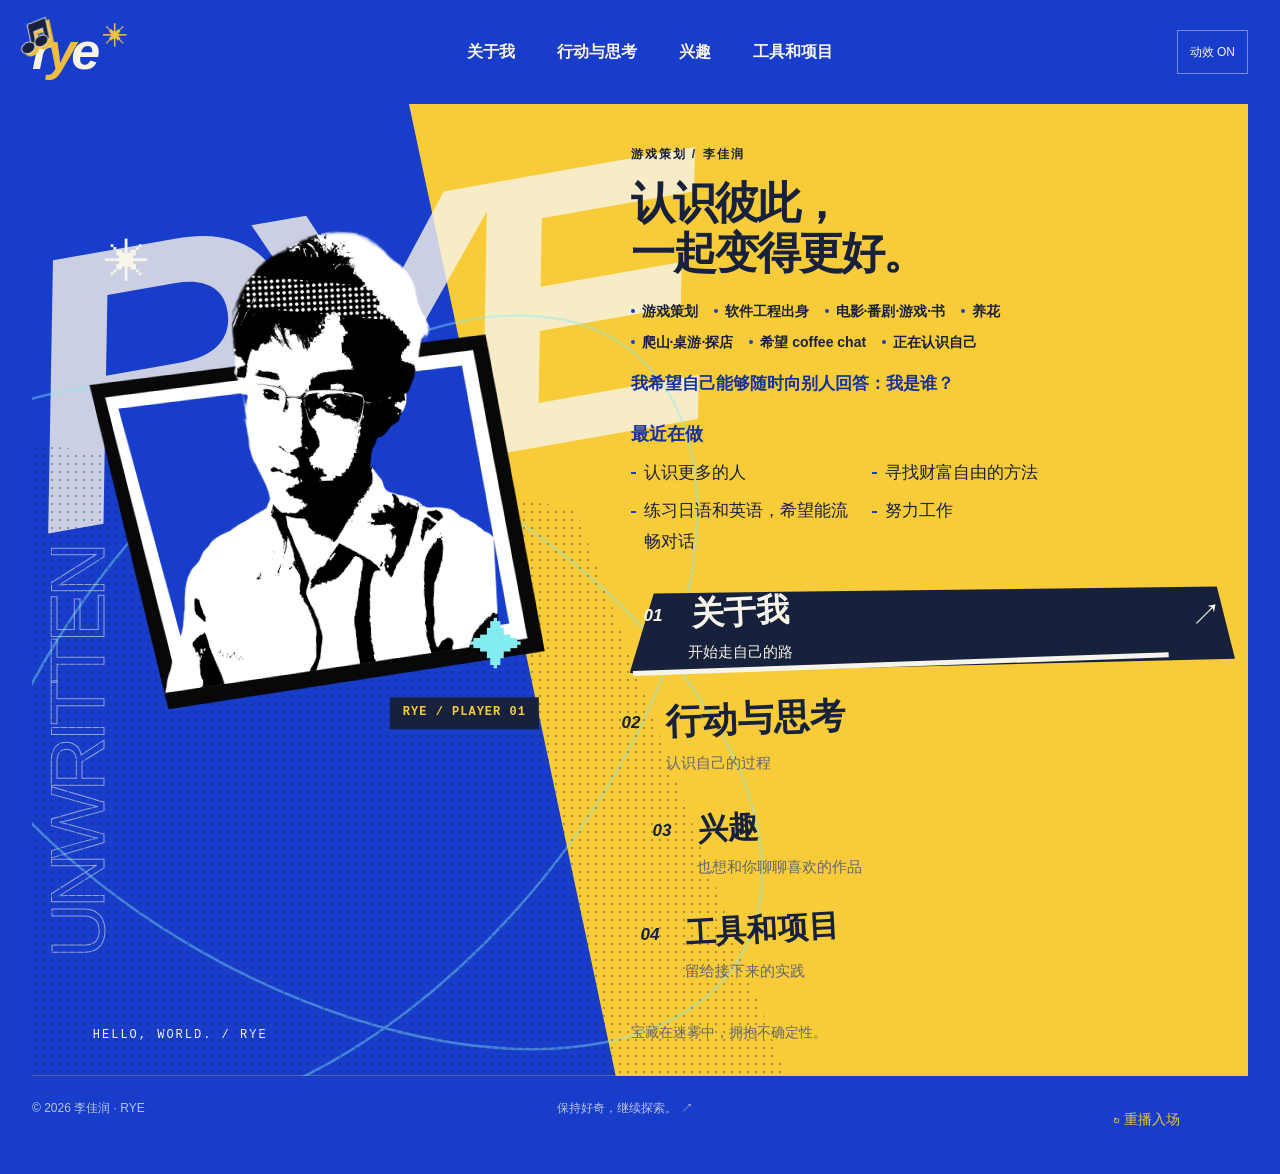
<file: index.html>
<!DOCTYPE html>
<html lang="zh-CN">
<head>
  <meta charset="UTF-8" />
  <meta name="viewport" content="width=device-width, initial-scale=1.0" />
  <meta name="theme-color" content="#183dcb" />
  <title>李佳润 · Rye — 游戏策划与生活探索</title>
  <meta name="description" content="我是李佳润，Rye，一名游戏策划。这里记录我的入行经历、行动与思考，以及喜欢的故事和音乐。认识彼此，一起变得更好。" />
  <link rel="stylesheet" href="css/style.css?v=game-1" />
  <script src="js/main.js?v=smooth-motion-20261122" defer></script>
  <link rel="stylesheet" href="css/game-ui.css?v=home-now-20261122" />
  <script src="js/game-ui.js?v=latest-design-20261122" defer></script>
</head>
<body class="game-shell">
  <a class="skip-link" href="#main">跳到正文</a>
  <div class="site-shell">
    <header class="site-header">
      <a class="brand" href="#menu" aria-label="Rye，返回主菜单">r<span class="brand-y">y</span>e<span class="brand-star" aria-hidden="true">✳</span></a>
      <nav class="navigation" aria-label="主要导航"><a href="#about" class="nav-link">关于我</a><a href="#action" class="nav-link">行动与思考</a><a href="#life" class="nav-link">兴趣</a><a href="#shares" class="nav-link">工具和项目</a></nav><button class="motion-toggle" type="button" aria-pressed="true">动效 ON</button>
      <span class="header-note">A LITTLE WORLD<br />BY RYE</span>
    </header>

    <main id="main" tabindex="-1">
<section class="panel menu-panel is-active" id="menu" aria-labelledby="menu-title">
 <div class="menu-art" aria-hidden="true">
  <span class="menu-word">RYE</span><span class="menu-outline-word">UNWRITTEN</span>
  <svg class="menu-orbits" viewBox="0 0 620 620"><ellipse cx="310" cy="310" rx="285" ry="160" transform="rotate(-40 310 310)"/><ellipse cx="310" cy="310" rx="285" ry="160" transform="rotate(40 310 310)"/></svg>
  <div class="menu-portrait"><img src="review/p5-tutorial-2026-11-21/p5-portrait-blue-transparent.png" width="1200" height="1200" alt="" fetchpriority="high" decoding="async" draggable="false"><span class="portrait-stamp">RYE / PLAYER 01</span></div>
  <span class="art-caption">HELLO, WORLD. / RYE</span><span class="art-corner">✳</span><span class="art-spark">✦</span>
 </div>
 <div class="menu-content"><p class="eyebrow">游戏策划 / 李佳润</p><h1 id="menu-title" tabindex="-1">认识彼此，<br>一起变得更好。</h1>
  <ul class="identity-tags" aria-label="个人标签"><li>游戏策划</li><li>软件工程出身</li><li>电影·番剧·游戏·书</li><li>养花</li><li>爬山·桌游·探店</li><li>希望 coffee chat</li><li>正在认识自己</li></ul>
  <p class="identity-statement">我希望自己能够随时向别人回答：<span>我是谁？</span></p>
  <section class="home-now" aria-labelledby="home-now-title"><h2 id="home-now-title">最近在做</h2><ul><li>认识更多的人</li><li>寻找财富自由的方法</li><li>练习日语和英语，希望能流畅对话</li><li>努力工作</li></ul></section>
  <nav class="main-choices" aria-label="从这里开始"><a href="#about"><span>01</span><strong>关于我</strong><i aria-hidden="true">↗</i><small>开始走自己的路</small></a><a href="#action"><span>02</span><strong>行动与思考</strong><i aria-hidden="true">↗</i><small>认识自己的过程</small></a><a href="#life"><span>03</span><strong>兴趣</strong><i aria-hidden="true">↗</i><small>也想和你聊聊喜欢的作品</small></a><a href="#shares"><span>04</span><strong>工具和项目</strong><i aria-hidden="true">↗</i><small>留给接下来的实践</small></a></nav><p class="menu-foot">宝藏在迷雾中，拥抱不确定性。</p></div>
 </section>
      <section class="panel home-panel" id="about" aria-labelledby="home-title" hidden>
        <a class="page-return" href="#menu"><span class="return-mark" aria-hidden="true">←</span><span>返回主菜单</span></a><div class="page-heading about-heading"><p class="eyebrow">01 / ABOUT ME</p><h1 id="home-title" tabindex="-1">一些关于我的事</h1><p>李佳润 · Rye / 游戏策划</p></div>
        <div class="home-stories" id="stories">
          <div class="section-overline"><span>一些关于我的事</span><span>GET TO KNOW ME</span></div>
          <article class="intro-row">
            <div class="intro-number" aria-hidden="true">01<span>START</span></div>
            <div class="intro-copy">
              <h2>开始走自己的路</h2>
              <p>双非本科，读着并不热衷的软件工程，也担心未来的工作会被 AI 替代。后来，我开始改变<a class="keyword" href="#action/cognition">认知<span aria-hidden="true">↗</span></a>和<a class="keyword" href="#action/environment">环境<span aria-hidden="true">↗</span></a>，朝游戏策划的方向行动，拿到了实习机会，如今已经转正。</p>
            </div>
          </article>
          <article class="intro-row">
            <div class="intro-number" aria-hidden="true">02<span>EXPLORE</span></div>
            <div class="intro-copy">
              <h2>重新认识自己<small>Know Yourself</small></h2>
              <p>我是真的不喜欢，还是还没试过？为了重新找回幸福感，我开始走出去，认识不同的人，也重新探索自己想住的<a class="keyword" href="#action/home">房子<span aria-hidden="true">↗</span></a>、想做的<a class="keyword" href="#action/work">工作<span aria-hidden="true">↗</span></a>和期待的<a class="keyword" href="#action/relationship">恋爱关系<span aria-hidden="true">↗</span></a>。有些答案，我想在生活里慢慢找到。</p>
            </div>
          </article>
          <article class="intro-row">
            <div class="intro-number" aria-hidden="true">03<span>CONNECT</span></div>
            <div class="intro-copy">
              <h2>也想和你聊聊喜欢的作品</h2>
              <p>电影、番剧、音乐、游戏和书，占据了我不少空闲时间。如果你也喜欢其中的某部作品，我们或许就有了聊天的开场。</p>
              <div class="text-links"><a href="#life">看看我的兴趣 <span aria-hidden="true">↗</span></a><a href="#music">去音乐大厅 <span aria-hidden="true">↗</span></a></div>
            </div>
          </article>
          <div class="stories-bottom"><span class="tiny-star" aria-hidden="true">✳</span><p>宝藏在迷雾中，拥抱不确定性。</p><span aria-hidden="true">↗</span></div>
        </div>
      </section>

      <section class="panel reading-panel" id="action" aria-labelledby="action-title" hidden>
        <a class="page-return action-menu-return" href="#menu"><span class="return-mark" aria-hidden="true">←</span><span>返回主菜单</span></a><div class="page-heading" data-action-heading><p class="eyebrow">02 / KNOW YOURSELF</p><h1 id="action-title" tabindex="-1">行动与思考<span>↗</span></h1><p>认识自己的过程。</p></div>
        <div class="topic-stage"><nav class="topic-directory" aria-label="选择阅读主题">
          <a href="#action/cognition" data-topic-preview="0"><svg viewBox="0 0 100 100" fill="none" stroke="currentColor" stroke-width="5" stroke-linecap="square" aria-hidden="true"><path d="M20 78V48L48 20m-28 28h42m-14-28h20v20M62 48h18v30"/></svg><span class="topic-number">01</span><span><strong>认知</strong><span>有些机会，开始尝试以后才看得见。</span></span><span aria-hidden="true">↗</span></a>
          <a href="#action/environment" data-topic-preview="1"><svg viewBox="0 0 100 100" fill="none" stroke="currentColor" stroke-width="5" stroke-linecap="square" aria-hidden="true"><path d="M18 16h64v68H18zM50 16v68M18 48h64"/></svg><span class="topic-number">02</span><span><strong>环境</strong><span>环境不仅影响能做什么，也影响拿什么经历来认识自己。</span></span><span aria-hidden="true">↗</span></a>
          <a href="#action/home" data-topic-preview="2"><svg viewBox="0 0 100 100" fill="none" stroke="currentColor" stroke-width="5" stroke-linecap="square" aria-hidden="true"><path d="M12 48L50 16l38 32M24 40v44h52V40M43 84V60h16v24"/></svg><span class="topic-number">03</span><span><strong>房子</strong><span>住过这些地方，现在比较在意阳光、卫生和自己的空间。</span></span><span aria-hidden="true">↗</span></a>
          <a href="#action/work" data-topic-preview="3"><svg viewBox="0 0 100 100" fill="none" stroke="currentColor" stroke-width="5" stroke-linecap="square" aria-hidden="true"><path d="M20 76l5-20L69 12l19 19-44 44-24 5zM25 56l19 19M59 22l19 19"/></svg><span class="topic-number">04</span><span><strong>工作</strong><span>比较喜欢人物美术和技能特效需求这部分。</span></span><span aria-hidden="true">↗</span></a>
          <a href="#action/relationship" data-topic-preview="4"><svg viewBox="0 0 100 100" fill="none" stroke="currentColor" stroke-width="5" stroke-linecap="square" aria-hidden="true"><path d="M55 28a25 25 0 1 0 0 44M45 28a25 25 0 1 1 0 44"/></svg><span class="topic-number">05</span><span><strong>恋爱关系</strong><span>和不同的人交流后，原来的一些想法变了。</span></span><span aria-hidden="true">↗</span></a>
        </nav><aside class="topic-preview" aria-hidden="true"><svg viewBox="0 0 100 100" fill="none" stroke="currentColor" stroke-width="5" stroke-linecap="square" aria-hidden="true"><path d="M20 78V48L48 20m-28 28h42m-14-28h20v20M62 48h18v30"/></svg><span>01 / 认知</span><p>有些机会，开始尝试以后才看得见。</p></aside></div>
        <div class="article-toolbar" hidden>
          <p class="article-path"><span class="know-yourself">KNOW YOURSELF</span>行动与思考 / <span data-topic-name></span></p>
          <nav aria-label="文章返回"><a href="#about" data-reading-return hidden><span class="return-mark" aria-hidden="true">←</span><span data-return-label>返回刚才的位置</span></a><a href="#action" class="all-topics">全部主题 ↗</a></nav>
        </div>
        <div class="reading-layout">
          <aside class="reading-index chapter-index" aria-label="认知小节"><span>本篇目录 / 5 节</span><a href="#action/cognition/uncertainty">01 拥抱不确定性</a><a href="#action/cognition/growth">02 成长型思维</a><a href="#action/cognition/agency">03 主体思维</a><a href="#action/cognition/action">04 行动引领思考</a><a href="#action/cognition/learning">05 向有成果的人学习</a></aside>
          <div class="reading-content">
            <article class="note-entry" id="cognition" tabindex="-1">
              <span class="note-index">01 / 认知</span>
              <h2>几个容易听懂，却不容易内化的想法</h2>
              <p>大三的时候，开始走此前没准备过的游戏策划路线。看了课代表立正不少视频和课程，其中几个想法对当时的我起了作用：拥抱不确定性、成长型思维、主体思维、行动引领思考。</p>
              <p>这些东西很容易听懂，但碰到自己的事，还是不容易用上。</p>
              <section class="note-subsection" id="cognition-uncertainty" tabindex="-1" aria-labelledby="cognition-uncertainty-title">
                <h3 id="cognition-uncertainty-title">拥抱不确定性：宝藏在迷雾中</h3>
                <p>学生时代，考什么、学什么，大多有人告诉我们。从中小学开始，一直在考试中获得成绩，好像只要埋头读书就可以了。习惯了有考题、有范围，也有比较明确的评价。</p>
                <p>但到了社会，没有人会给你出考题，得自己去找。想做什么、往哪走，也没有一个标准答案。</p>
                <p>宝藏在迷雾中。有些机会，开始尝试以后才看得见。读《伟大为什么不能被计划》时，里面关于计划的讨论，也让我重新想了想这件事。</p>
                <p>就拿这个网站来说。没做过并上线过网站，不知道能不能用 AI 做出符合我品味的动画和交互，也不知道最后能带来什么确定的东西。或许大家根本不想认识我，或许我的经验无法帮助任何人。有一万个理由否定做个人网站的想法。</p>
                <p>网站就是在这些问题还没有答案的时候，开始做的。</p>
              </section>
              <section class="note-subsection" id="cognition-growth" tabindex="-1" aria-labelledby="cognition-growth-title">
                <h3 id="cognition-growth-title">成长型思维：现在不会，还可以学</h3>
                <p>当时不清楚游戏策划要做什么，只有不到一年就要实习了，换方向怎么看都有点晚。如果觉得能力就这样了，学不了多少东西，那这条路根本不会去走。</p>
                <p>《刻意练习》让我关注到，学习也有方法。不会的东西，可以拆开练，可以找反馈，再改。现在做不到和以后学不会，中间还隔着一个学习的过程。</p>
                <p>关注付出，也关注这次到底学到了什么。一次结果不好，可能有很多原因，至少不用立刻变成“我就是不行”。练了没变化，也得看看方法有没有问题。</p>
                <p>遇到挑战时，注意力能放到能学到什么上面，很多事情才有继续尝试的空间。</p>
              </section>
              <section class="note-subsection" id="cognition-agency" tabindex="-1" aria-labelledby="cognition-agency-title">
                <h3 id="cognition-agency-title">主体思维：选择还是得自己来做</h3>
                <p>老师讲过十几年前计算机专业的就业机会，再看现在，已经是另一回事。环境会变，选了一个当时看起来不错的专业，也保证不了以后的路。</p>
                <p>环境不好会影响机会，这个影响确实存在。但如果一直停在抱怨上，等社会环境变好，自己能做的事也就一直没做。</p>
                <p>以前想做什么，学校、家长都会告诉我们该怎么选。习惯了听安排，后来连需要自己判断的东西，也一起交出去了。</p>
                <p>可最后，做这份工作、过这种生活的，还是自己。建议可以听，选择还是得自己来做。</p>
                <p>大三转向游戏策划，就是开始走自己的路。和周围一些人的方向不一样，当时也没法证明这一定是个好选择。</p>
              </section>
              <section class="note-subsection" id="cognition-action" tabindex="-1" aria-labelledby="cognition-action-title">
                <h3 id="cognition-action-title">行动引领思考：有些东西，做了才知道</h3>
                <p>网站最后能做成什么样，大家会不会喜欢，光想很难有答案。代码能呈现什么效果，AI 能帮到什么程度，也得实际用起来才能了解。</p>
                <p>有了能看的版本，喜欢哪里、不喜欢哪里，才有具体的东西可以讨论。想法也会跟着变，原来没想到的问题会冒出来。</p>
                <p>很多思考需要这些实际接触到的东西。一直没开始，就只能围着原来的想象打转。</p>
              </section>
              <section class="note-subsection" id="cognition-learning" tabindex="-1" aria-labelledby="cognition-learning-title">
                <h3 id="cognition-learning-title">想获得想要的成果，就去找已经获得成果的人学习</h3>
                <p>有些东西，不用全靠自己从头摸索。已经有人走过这条路，做出过成果，可以看看他们具体做了什么，哪些地方值得学。</p>
                <p>只看结果，很容易觉得对方厉害、自己做不到。再往前看一点，才有可能看到那些能学的东西。</p>
                <p>当然，起点、条件、时机都可能不一样。能学到做法，不代表能复制结果。</p>
              </section>
              <p>最后打个预防针，事物是很多维的，这里只摘了一部分对我比较重要的东西。也还在慢慢内化，有想讨论的可以联系我。</p>
            </article>
            <article class="note-entry" id="environment" tabindex="-1">
              <span class="note-index">02 / 环境</span><h2>过去的自己，也和过去的环境有关</h2>
              <section class="note-subsection" id="environment-scope" tabindex="-1" aria-labelledby="environment-scope-title">
                <h3 id="environment-scope-title">环境包括什么</h3>
                <p>环境可以是物理的。身边放着一大袋零食，就会想吃；房间太乱，就会心烦。</p>
                <p>也可以是一本书。读过《刻意练习》，会更相信人可以成长。</p>
                <p>也可以是身边和网络上的人。室友考研，自己也更可能考研；室友喜欢游戏，自己也更可能喜欢游戏。朋友会乐器，会想学；朋友会跳舞，也会想试试。</p>
              </section>
              <section class="note-subsection" id="environment-experience" tabindex="-1" aria-labelledby="environment-experience-title">
                <h3 id="environment-experience-title">没做过，不一定是不喜欢</h3>
                <p>钱不够的时候，付费社交、穿搭、自我投资，很多事可能根本不在考虑范围里。时间、机会、身边有没有人一起，也都影响能接触到什么。</p>
                <p>没尝试过，和尝试以后发现不喜欢，是两回事。以前觉得自己不需要、不在意的东西，也可能只是当时没有条件接触。</p>
                <p>环境不仅影响能做什么，也影响拿什么经历来认识自己。</p>
              </section>
              <section class="note-subsection" id="environment-people" tabindex="-1" aria-labelledby="environment-people-title">
                <h3 id="environment-people-title">换一群人，能看见不同的路</h3>
                <p>大学时，周围有准备考公考研的同学，也看到了已经获得游戏实习的同学。游戏行业原来已经有人进去了，这条路就在身边。</p>
                <p>后来减少了和方向不同的同学的接触，开始走自己的路。接触什么人、看到什么信息，会影响觉得什么事情是可能的。</p>
                <p>环境还会影响表现出来的样子。在熟悉的人面前话很多，在陌生人面前沉默，可能和安全感、有没有共同话题有关。换一群人，表现也可能不一样。</p>
                <p>过去的行为发生在过去的环境里，不能只凭这些就把自己定死。</p>
              </section>
              <section class="note-subsection" id="environment-performance" tabindex="-1" aria-labelledby="environment-performance-title">
                <h3 id="environment-performance-title">一次表现，说明不了全部</h3>
                <p>在一个团队里做得不好，可能有能力和经验的问题，也可能和任务、协作方式、资源有关。换个环境不一定全解决，留下来继续努力也不一定都能解决。</p>
                <p>工作里具体哪件事不会做，什么地方没沟通好，哪些条件一直缺着，得分开看。直接归成“我能力不行”，或者全归成“环境太差”，很多东西就看不见了。</p>
                <p>提升自己和寻找合适的环境，可以同时考虑。不用先把当前环境里的所有问题都解决，才有资格想别的可能。</p>
              </section>
              <section class="note-subsection" id="environment-social" tabindex="-1" aria-labelledby="environment-social-title">
                <h3 id="environment-social-title">最近的社交尝试</h3>
                <p>想要什么，选择或改变环境很重要。</p>
                <p>我不擅长社交，所以现在开始更多地展示自己，参加活动。</p>
                <p>这四个月，除了一个人探店、观展，还参加了三次陌生人聚餐、多次桌游、两次徒步爬山，跟别人去了一次动物园，试了一次简单的 cos。只用周末，就做了不少以前没试过的事。</p>
                <p>做这个网站，也是想让更多人认识我，认识些学校和工作以外的人。</p>
              </section>
            </article>
            <article class="note-entry" id="home" tabindex="-1">
              <span class="note-index">03 / 房子</span><h2>想住在什么样的地方</h2>
              <p>住过这些地方，现在比较在意阳光、卫生和自己的空间。但一个人住久了，也会想有人陪。</p>
              <section class="note-subsection" id="home-childhood" tabindex="-1" aria-labelledby="home-childhood-title">
                <h3 id="home-childhood-title">小时候的平房</h3>
                <p>小时候住在很大的平房里，爷爷奶奶也一起住。外面有菜园，远一点有池塘和玩耍的地方，邻居家的几个孩子可以一起玩。</p>
                <p>活动空间大，也自由，还能养猫。家里人挤在一起，但很温馨。</p>
              </section>
              <section class="note-subsection" id="home-family" tabindex="-1" aria-labelledby="home-family-title">
                <h3 id="home-family-title">后来的两个家</h3>
                <p>上小学时，平房拆迁了。算上家里买的一套房，一共有两套。</p>
                <p>住得最久的是六楼那套，从小学一年级一直到后来高中、大学住宿。小时候爬楼不算太辛苦。外面能玩的地方少了，但住起来比平房舒服。</p>
                <p>家里三个孩子，我和哥哥一个房间，能一起玩游戏，但有时候没什么隐私。</p>
                <p>隔一面墙就是学校，早上有时很吵，但看着学生的样子，又觉得很有能量。这是我记忆最多的家。</p>
                <p>另一套在二楼，主要是爷爷奶奶住，空间比较开阔。经常有亲戚串门，玩电脑也不会有我妈在旁边给压力。不过亲戚偶尔见见还好，总是接触，也不是很喜欢。</p>
              </section>
              <section class="note-subsection" id="home-dormitory" tabindex="-1" aria-labelledby="home-dormitory-title">
                <h3 id="home-dormitory-title">高中和大学宿舍</h3>
                <p>高中宿舍条件一般。集体生活压力比较大，没自己的空间。不过能约人跑步、打羽毛球、去图书馆，也有一些有趣的事。</p>
                <p>大学宿舍也差不多，住得舒不舒服，很看室友。高中大家主要学习、运动，大学更自由，但有些室友晚上很吵，也不爱卫生。吐槽一下，大学四年的厕所基本都是我在洗。</p>
              </section>
              <section class="note-subsection" id="home-renting" tabindex="-1" aria-labelledby="home-renting-title">
                <h3 id="home-renting-title">两次租房</h3>
                <p>第一次租在城中村，住了五个月。第一次租房没注意采光，虽然早上一般不在家，但还是不喜欢屋里太暗。</p>
                <p>刚开始一个人住还好，后来会孤独，尤其生病没人照顾的时候。有时听到楼下情侣说话，还会有点羡慕。</p>
                <p>现在的房子阳光很足，也有地方养花。一个人住很自由，但很多时候太安静，反而更觉得孤独。</p>
              </section>
            </article>
            <article class="note-entry" id="work" tabindex="-1">
              <span class="note-index">04 / 工作</span><h2>工作</h2>
              <section class="note-subsection" id="work-game-planning" tabindex="-1" aria-labelledby="work-game-planning-title">
                <h3 id="work-game-planning-title">游戏策划</h3>
                <p>现在做游戏策划，日常要写活动、系统策划案，配表，提人物皮肤美术需求、技能特效需求。也有很多时间在和不同岗位的人沟通、开会。</p>
                <p>比较喜欢人物美术和技能特效需求这部分。可以从以前喜欢的作品里找灵感，还挺爽的。</p>
                <p>工作后也犯过一些错，特别是需要别人帮我善后的时候，会比较难受。</p>
                <p>不喜欢的地方也有，有些可能和环境有关。这里可能会被熟人看到，就不展开了。感兴趣可以直接找我聊。</p>
                <p>以后也想找机会做副业。</p>
              </section>
              <section class="note-subsection" id="work-tutoring" tabindex="-1" aria-labelledby="work-tutoring-title">
                <h3 id="work-tutoring-title">做家教</h3>
                <p>大二想赚点钱，去做了家教。教一个初一男生数学，一小时 60 元，周末教两小时。</p>
                <p>人挺乖的，但教起来没那么容易。把题拆得很细，也试过类比这些方法，还是没能很好地教会他。当时讲完会做，过几十分钟又不会了。现在回头看，应该还可以多试些教法。</p>
                <p>后来生病，又赶上期末，就匆忙结束了。觉得自己以后应该不会当老师，也就没想着继续做家教。算是一次不错的经历。</p>
              </section>
              <div class="text-links"><a href="#action/environment-experience">环境如何影响尝试？ <span aria-hidden="true">↗</span></a></div>
            </article>
            <article class="note-entry" id="relationship" tabindex="-1">
              <span class="note-index">05 / 恋爱关系</span><h2>恋爱</h2>
              <p>工作以前很少想谈恋爱。升学、找工作，加上自己的兴趣，已经挺充实了。工作稳定些以后，加上生病时的孤独感，才开始想认识一个特别的人。到现在四个多月。</p>
              <p>我的恋爱观比较理想，也比较纯爱。但容易考虑太多，还没怎么相处，就先有了很多判断和结论。现在也在学怎么和女生自然相处、倾听，保持自己的主体性，提高自己的价值。</p>
              <p>以前不怎么发朋友圈，担心隐私、被比较。但不展示，别人也少了一个了解我的机会。现在开始每周分享一些生活。</p>
              <p>也发现自己会喜欢好看一些的女生，所以自己也开始健身，研究穿搭、发型。还没到满意的状态，但有在改变。</p>
              <p>和不同的人交流后，原来的一些想法变了。没有完全认同别人的看法，但确实很有价值。</p>
              <p>到现在有遇到过有好感的女生，但还没谈上恋爱。或许四个多月还太短，还有好多东西要学。具体经历不在这里写，想聊的可以联系我。</p>
            </article>
            <nav class="topic-related text-links" aria-label="读完之后" hidden></nav>
          </div>
        </div>
      </section>

      <section class="panel collection-panel" id="life" aria-labelledby="life-title" hidden>
        <a class="page-return" href="#menu"><span class="return-mark" aria-hidden="true">←</span><span>返回主菜单</span></a>
        <div class="page-heading"><p class="eyebrow">03 / SIDE QUESTS</p><h1 id="life-title" tabindex="-1">故事之外，还有故事<span>✳</span></h1><p>电影、番剧、游戏和书。也想和你聊聊喜欢的作品。</p></div>
        <div class="everyday-interests"><h2>平时也喜欢</h2><ul aria-label="日常兴趣"><li>爬山</li><li>桌游</li><li>探店</li></ul><p>希望能和大家 coffee chat。</p></div>
        <div class="interest-categories" role="group" aria-label="兴趣类别" hidden>
          <button type="button" data-interest-category="interest-animation" aria-controls="interest-animation" aria-pressed="true">番剧 <i>19 部／系列</i></button>
          <button type="button" data-interest-category="interest-games" aria-controls="interest-games" aria-pressed="false">游戏 <i>6 款</i></button>
          <button type="button" data-interest-category="interest-films" aria-controls="interest-films" aria-pressed="false">电影 <i>10 部</i></button>
          <button type="button" data-interest-category="interest-books" aria-controls="interest-books" aria-pressed="false">书 <i>8 本</i></button>
        </div>
        <section class="interest-collection" id="interest-animation" aria-labelledby="interest-animation-title">
          <h2 id="interest-animation-title">最喜欢的一些番剧</h2>
          <ul class="interest-list">
            <li>物语系列</li><li>CLANNAD</li><li>心理测量者</li><li>狼与香辛料</li><li>反叛的鲁路修</li>
            <li>轻音少女</li><li>排球少年</li><li>三月的狮子</li><li>来自深渊</li><li>暗杀教室</li>
            <li>FLCL（特别的她）</li><li>葬送的芙莉莲</li><li>血界战线</li><li>冰菓</li><li>龙与虎</li>
            <li>宝石之国</li><li>漂流少年</li><li>Angel Beats!</li><li>xxxHOLiC</li>
          </ul>
        </section>
        <section class="interest-collection" id="interest-games" aria-labelledby="interest-games-title">
          <h2 id="interest-games-title">玩过的一部分游戏</h2>
          <ul class="interest-list"><li>八方旅人</li><li>最终幻想7</li><li>女神异闻录5</li><li>鸣潮</li><li>英雄联盟</li><li>杀戮尖塔</li></ul>
        </section>
        <section class="interest-collection" id="interest-films" aria-labelledby="interest-films-title">
          <h2 id="interest-films-title">喜欢、也推荐的电影</h2>
          <ul class="interest-list"><li>海上钢琴师</li><li>怦然心动</li><li>黑天鹅</li><li>银翼杀手</li><li>天堂电影院</li><li>天使爱美丽</li><li>飞越疯人院</li><li>死亡诗社</li><li>爱乐之城</li><li>楚门的世界</li></ul>
        </section>
        <section class="interest-collection" id="interest-books" aria-labelledby="interest-books-title">
          <h2 id="interest-books-title">推荐的书</h2>
          <ul class="interest-list"><li>麦田里的守望者</li><li>伟大为什么不能被计划</li><li>被讨厌的勇气</li><li>绿野仙踪</li><li>变形记</li><li>禅与摩托车维修艺术</li><li>纳瓦尔宝典</li><li>老人与海</li></ul>
        </section>
        <div class="text-links"><a href="#music">换个频道，去音乐大厅 ↗</a><a href="#about" class="page-return" data-return-home><span class="return-mark" aria-hidden="true">←</span><span>返回自我介绍</span></a></div>
      </section>

      <section class="panel collection-panel" id="music" aria-labelledby="music-title" hidden>
        <a class="page-return" href="#menu"><span class="return-mark" aria-hidden="true">←</span><span>返回主菜单</span></a>
        <div class="page-heading"><p class="eyebrow">04 / MUSIC HALL</p><h1 id="music-title" tabindex="-1">音乐大厅<span>♪</span></h1><p>给喜欢的音乐，留一个位置。</p></div>
        <p class="collection-description">音乐分为两类，曲目还在整理。点按右下角的音符可展开，拖动可移动；这里暂时没有播放功能。</p><div class="music-categories"><section aria-label="有人声的音乐"><span class="music-category-icon" role="img" aria-label="有人声的音乐"><svg viewBox="0 0 24 24" aria-hidden="true"><rect x="8" y="2" width="8" height="13" rx="4"/><path d="M5 10v2a7 7 0 0 0 14 0v-2M12 19v3M8 22h8"/></svg></span><p>曲目待添加。</p></section><section aria-label="器乐音乐"><span class="music-category-icon" role="img" aria-label="器乐音乐"><svg viewBox="0 0 24 24" aria-hidden="true"><path d="M3 3h18v18H3zM9 3v18M15 3v18M6 3v9M12 3v9M18 3v9"/></svg></span><p>曲目待添加。</p></section></div><a class="page-return" href="#about" data-return-home><span class="return-mark" aria-hidden="true">←</span><span>回到关于我</span></a>
      </section>

      <section class="panel collection-panel" id="shares" aria-labelledby="shares-title" hidden>
        <a class="page-return" href="#menu"><span class="return-mark" aria-hidden="true">←</span><span>返回主菜单</span></a>
        <div class="page-heading"><p class="eyebrow">05 / WORK IN PROGRESS</p><h1 id="shares-title" tabindex="-1">工具和项目分享<span>↗</span></h1><p>做过的东西，和想分享的发现。</p></div>
        <div class="empty-note"><span aria-hidden="true">＋</span><h2>留一块地方，给接下来的实践。</h2><p>具体工具和项目还在整理，有内容后再放进来。</p><a class="page-return" href="#about" data-return-home><span class="return-mark" aria-hidden="true">←</span><span>先认识一下我</span></a></div>
      </section>
    </main>
    <div class="menu-burst" aria-hidden="true" hidden>✳</div>
    <div class="scene-transition" aria-hidden="true" hidden><div class="scene-cuts"><i></i><i></i><i></i></div><span></span></div>

    <footer class="site-footer"><span>© <span id="year">2026</span> 李佳润 · RYE</span><span>保持好奇，继续探索。<span aria-hidden="true"> ↗</span></span></footer>
  </div>
  <noscript><style>.panel[hidden] { display: block !important; } .reading-index { position: static; }</style><p class="noscript-note">当前显示所有栏目；开启 JavaScript 后可使用栏目切换和阅读位置恢复。</p></noscript>
<aside class="sound-widget" aria-label="音乐附件" data-kind="vocal">
 <button class="sound-disc" type="button" aria-label="音乐：展开歌单；方向键移动，Home归位" aria-expanded="false" aria-controls="sound-options"><svg viewBox="0 0 48 48" aria-hidden="true"><path d="M17 9 39 5v25l-5 1V16l-12 2v17l-5 1Z"/><ellipse cx="12" cy="36" rx="8" ry="6" transform="rotate(-18 12 36)"/><ellipse cx="29" cy="31" rx="8" ry="6" transform="rotate(-18 29 31)"/></svg></button>
 <div class="sound-options" id="sound-options" hidden><div class="sound-controls"><button type="button" data-sound-kind="vocal" aria-label="有人声的音乐" aria-pressed="true"><svg viewBox="0 0 24 24" aria-hidden="true"><rect x="8" y="2" width="8" height="13" rx="4"/><path d="M5 10v2a7 7 0 0 0 14 0v-2M12 19v3M8 22h8"/></svg></button><button type="button" data-sound-kind="instrumental" aria-label="器乐音乐" aria-pressed="false"><svg viewBox="0 0 24 24" aria-hidden="true"><path d="M3 3h18v18H3zM9 3v18M15 3v18M6 3v9M12 3v9M18 3v9"/></svg></button><button type="button" disabled aria-label="播放不可用：尚未添加曲目"><svg viewBox="0 0 24 24" aria-hidden="true"><path d="m8 5 12 7-12 7z"/></svg></button></div><div class="sound-status-row"><p class="sound-caption" role="status">曲目待添加</p><a href="#music" aria-label="音乐内容"><svg viewBox="0 0 24 24" aria-hidden="true"><path d="M5 19 19 5M5 5h14v14"/></svg></a></div></div>
 </aside>
</body>
</html>
</file>
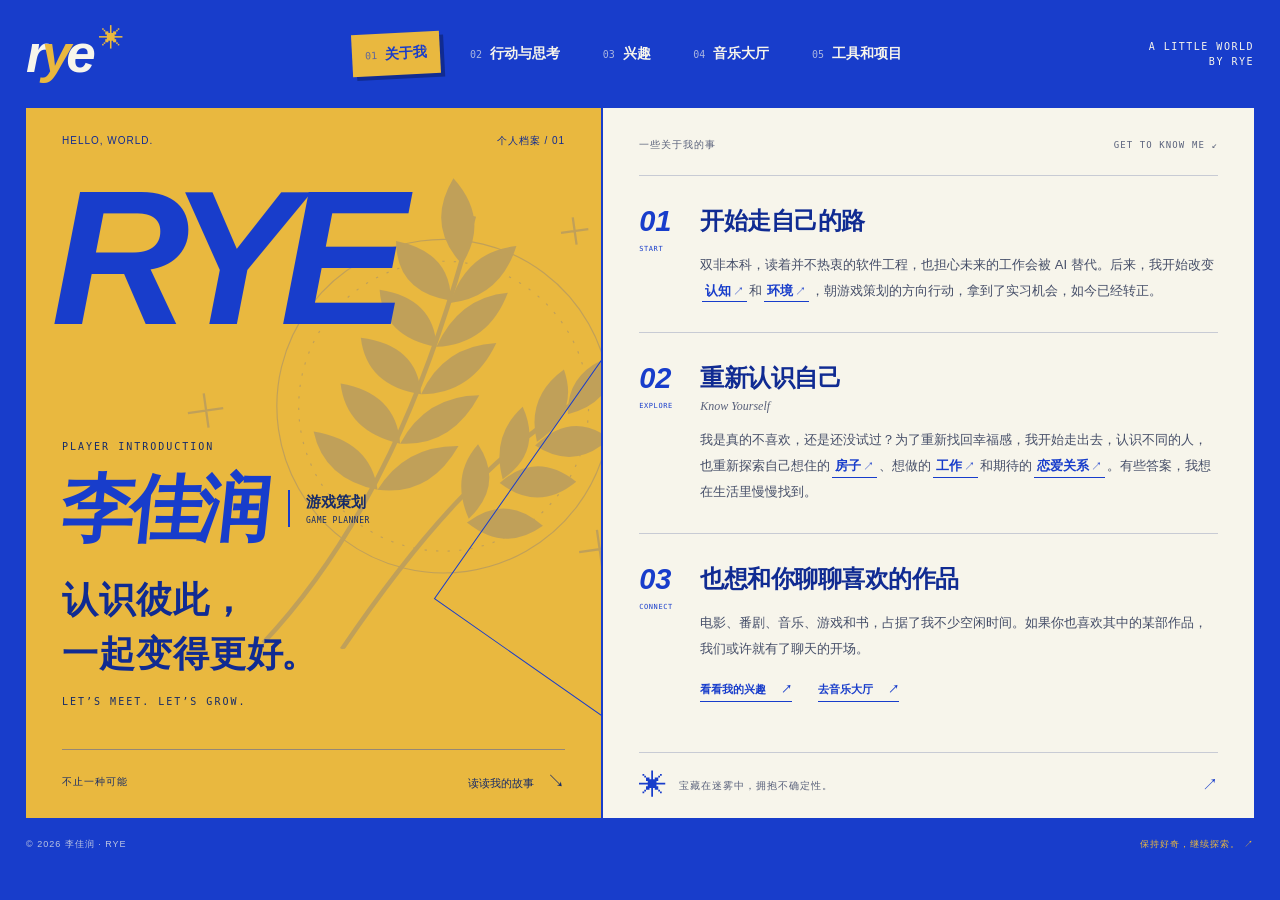
<file: review/legacy-pages-2026-11-21/index.html>
<!DOCTYPE html>
<html lang="zh-CN">
<head>
  <meta charset="UTF-8" />
  <meta name="viewport" content="width=device-width, initial-scale=1.0" />
  <meta name="theme-color" content="#183dcb" />
  <title>李佳润 · Rye — 游戏策划与生活探索</title>
  <meta name="description" content="我是李佳润，Rye，一名游戏策划。这里记录我的入行经历、行动与思考，以及喜欢的故事和音乐。认识彼此，一起变得更好。" />
  <link rel="stylesheet" href="css/style.css?v=interests-1" />
  <script src="js/main.js?v=interests-1" defer></script>
</head>
<body>
  <a class="skip-link" href="#main">跳到正文</a>
  <div class="site-shell">
    <header class="site-header">
      <a class="brand" href="#about" aria-label="Rye，返回首页">r<span class="brand-y">y</span>e<span class="brand-star" aria-hidden="true">✳</span></a>
      <nav class="navigation" aria-label="主要导航">
        <a href="#about" class="nav-link is-active" aria-current="page"><span>01</span>关于我</a>
        <a href="#action" class="nav-link"><span>02</span>行动与思考</a>
        <a href="#life" class="nav-link"><span>03</span>兴趣</a>
        <a href="#music" class="nav-link"><span>04</span>音乐大厅</a>
        <a href="#shares" class="nav-link"><span>05</span>工具和项目</a>
      </nav>
      <span class="header-note">A LITTLE WORLD<br />BY RYE</span>
    </header>

    <main id="main" tabindex="-1">
      <section class="panel home-panel is-active" id="about" aria-labelledby="home-title">
        <div class="identity">
          <div class="identity-top"><span>HELLO, WORLD.</span><span>个人档案 / 01</span></div>
          <div class="rye-wordmark" aria-hidden="true">RYE</div>
          <svg class="wheat-art" viewBox="0 0 460 400" fill="none" aria-hidden="true">
            <circle cx="263" cy="203" r="145" stroke="currentColor" stroke-width="1" />
            <circle cx="263" cy="203" r="126" stroke="currentColor" stroke-width="1" stroke-dasharray="2 8" />
            <path d="M79 385C180 304 253 185 312 43M146 400C222 316 296 249 399 205" stroke="currentColor" stroke-width="4" />
            <g fill="currentColor">
              <path d="M296 83Q269 45 299 8Q326 48 296 83ZM282 113Q236 99 242 55Q288 71 282 113ZM281 115Q325 116 345 74Q302 72 281 115ZM264 151Q219 136 222 95Q268 109 264 151ZM264 151Q309 155 332 113Q289 111 264 151ZM245 190Q199 176 200 134Q248 147 245 190ZM245 190Q289 196 316 155Q270 151 245 190ZM221 230Q176 213 177 171Q224 186 221 230ZM221 230Q265 239 295 198Q249 192 221 230ZM196 267Q151 251 148 209Q196 224 196 267ZM196 267Q240 279 271 239Q225 232 196 267ZM369 225Q373 188 415 180Q412 220 369 225ZM339 245Q335 205 371 186Q379 226 339 245ZM337 248Q368 275 402 251Q373 222 337 248ZM305 273Q300 234 331 213Q343 254 305 273ZM302 276Q332 306 368 284Q337 252 302 276ZM271 303Q260 264 288 240Q306 278 271 303ZM269 306Q298 337 334 318Q306 285 269 306Z" />
            </g>
            <path d="M42 178h31m-15-15v30M385 68h24m-12-12v24M362 345h35m-17-17v34" stroke="currentColor" stroke-width="2" />
          </svg>
          <div class="name-block">
            <p class="identity-kicker">PLAYER INTRODUCTION</p>
            <div class="name-line"><h1 id="home-title">李佳润</h1><span class="occupation">游戏策划<span>GAME PLANNER</span></span></div>
            <p class="purpose">认识彼此，<br />一起变得更好<span class="period">。</span></p>
            <p class="purpose-en">LET’S MEET. LET’S GROW.</p>
          </div>
          <div class="identity-bottom"><span>不止一种可能</span><a href="#stories">读读我的故事 <span aria-hidden="true">↘</span></a></div>
        </div>

        <div class="home-stories" id="stories">
          <div class="section-overline"><span>一些关于我的事</span><span>GET TO KNOW ME ↙</span></div>
          <article class="intro-row">
            <div class="intro-number" aria-hidden="true">01<span>START</span></div>
            <div class="intro-copy">
              <h2>开始走自己的路</h2>
              <p>双非本科，读着并不热衷的软件工程，也担心未来的工作会被 AI 替代。后来，我开始改变<a class="keyword" href="#action/cognition">认知<span aria-hidden="true">↗</span></a>和<a class="keyword" href="#action/environment">环境<span aria-hidden="true">↗</span></a>，朝游戏策划的方向行动，拿到了实习机会，如今已经转正。</p>
            </div>
          </article>
          <article class="intro-row">
            <div class="intro-number" aria-hidden="true">02<span>EXPLORE</span></div>
            <div class="intro-copy">
              <h2>重新认识自己<small>Know Yourself</small></h2>
              <p>我是真的不喜欢，还是还没试过？为了重新找回幸福感，我开始走出去，认识不同的人，也重新探索自己想住的<a class="keyword" href="#action/home">房子<span aria-hidden="true">↗</span></a>、想做的<a class="keyword" href="#action/work">工作<span aria-hidden="true">↗</span></a>和期待的<a class="keyword" href="#action/relationship">恋爱关系<span aria-hidden="true">↗</span></a>。有些答案，我想在生活里慢慢找到。</p>
            </div>
          </article>
          <article class="intro-row">
            <div class="intro-number" aria-hidden="true">03<span>CONNECT</span></div>
            <div class="intro-copy">
              <h2>也想和你聊聊喜欢的作品</h2>
              <p>电影、番剧、音乐、游戏和书，占据了我不少空闲时间。如果你也喜欢其中的某部作品，我们或许就有了聊天的开场。</p>
              <div class="text-links"><a href="#life">看看我的兴趣 <span aria-hidden="true">↗</span></a><a href="#music">去音乐大厅 <span aria-hidden="true">↗</span></a></div>
            </div>
          </article>
          <div class="stories-bottom"><span class="tiny-star" aria-hidden="true">✳</span><p>宝藏在迷雾中，拥抱不确定性。</p><span aria-hidden="true">↗</span></div>
        </div>
      </section>

      <section class="panel reading-panel" id="action" aria-labelledby="action-title" hidden>
        <div class="page-heading" data-action-heading><p class="eyebrow">02 / KNOW YOURSELF</p><h1 id="action-title" tabindex="-1">行动与思考<span>↗</span></h1><p>认识自己的过程。</p></div>
        <nav class="topic-directory" aria-label="选择阅读主题">
          <a href="#action/cognition"><span class="topic-number">01</span><span><strong>认知</strong><span>几个容易听懂，却不容易内化的想法</span></span><span aria-hidden="true">↗</span></a>
          <a href="#action/environment"><span class="topic-number">02</span><span><strong>环境</strong><span>过去的自己，也和过去的环境有关</span></span><span aria-hidden="true">↗</span></a>
          <a href="#action/home"><span class="topic-number">03</span><span><strong>房子</strong><span>想住在什么样的地方</span></span><span aria-hidden="true">↗</span></a>
          <a href="#action/work"><span class="topic-number">04</span><span><strong>工作</strong><span>游戏策划、做家教</span></span><span aria-hidden="true">↗</span></a>
          <a href="#action/relationship"><span class="topic-number">05</span><span><strong>恋爱关系</strong><span>想法与改变</span></span><span aria-hidden="true">↗</span></a>
        </nav>
        <div class="article-toolbar" hidden>
          <p class="article-path"><span class="know-yourself">KNOW YOURSELF</span>行动与思考 / <span data-topic-name></span></p>
          <nav aria-label="文章返回"><a href="#about" data-reading-return hidden>↙ 返回刚才的位置</a><a href="#action">浏览全部主题 ↗</a></nav>
        </div>
        <div class="reading-layout">
          <aside class="reading-index chapter-index" aria-label="认知小节"><span>本篇目录 / 5 节</span><a href="#action/cognition/uncertainty">01 拥抱不确定性</a><a href="#action/cognition/growth">02 成长型思维</a><a href="#action/cognition/agency">03 主体思维</a><a href="#action/cognition/action">04 行动引领思考</a><a href="#action/cognition/learning">05 向有成果的人学习</a></aside>
          <div class="reading-content">
            <article class="note-entry" id="cognition" tabindex="-1">
              <span class="note-index">01 / 认知</span>
              <h2>几个容易听懂，却不容易内化的想法</h2>
              <p>大三的时候，开始走此前没准备过的游戏策划路线。看了课代表立正不少视频和课程，其中几个想法对当时的我起了作用：拥抱不确定性、成长型思维、主体思维、行动引领思考。</p>
              <p>这些东西很容易听懂，但碰到自己的事，还是不容易用上。</p>
              <section class="note-subsection" id="cognition-uncertainty" tabindex="-1" aria-labelledby="cognition-uncertainty-title">
                <h3 id="cognition-uncertainty-title">拥抱不确定性：宝藏在迷雾中</h3>
                <p>学生时代，考什么、学什么，大多有人告诉我们。从中小学开始，一直在考试中获得成绩，好像只要埋头读书就可以了。习惯了有考题、有范围，也有比较明确的评价。</p>
                <p>但到了社会，没有人会给你出考题，得自己去找。想做什么、往哪走，也没有一个标准答案。</p>
                <p>宝藏在迷雾中。有些机会，开始尝试以后才看得见。读《伟大为什么不能被计划》时，里面关于计划的讨论，也让我重新想了想这件事。</p>
                <p>就拿这个网站来说。没做过并上线过网站，不知道能不能用 AI 做出符合我品味的动画和交互，也不知道最后能带来什么确定的东西。或许大家根本不想认识我，或许我的经验无法帮助任何人。有一万个理由否定做个人网站的想法。</p>
                <p>网站就是在这些问题还没有答案的时候，开始做的。</p>
              </section>
              <section class="note-subsection" id="cognition-growth" tabindex="-1" aria-labelledby="cognition-growth-title">
                <h3 id="cognition-growth-title">成长型思维：现在不会，还可以学</h3>
                <p>当时不清楚游戏策划要做什么，只有不到一年就要实习了，换方向怎么看都有点晚。如果觉得能力就这样了，学不了多少东西，那这条路根本不会去走。</p>
                <p>《刻意练习》让我关注到，学习也有方法。不会的东西，可以拆开练，可以找反馈，再改。现在做不到和以后学不会，中间还隔着一个学习的过程。</p>
                <p>关注付出，也关注这次到底学到了什么。一次结果不好，可能有很多原因，至少不用立刻变成“我就是不行”。练了没变化，也得看看方法有没有问题。</p>
                <p>遇到挑战时，注意力能放到能学到什么上面，很多事情才有继续尝试的空间。</p>
              </section>
              <section class="note-subsection" id="cognition-agency" tabindex="-1" aria-labelledby="cognition-agency-title">
                <h3 id="cognition-agency-title">主体思维：选择还是得自己来做</h3>
                <p>老师讲过十几年前计算机专业的就业机会，再看现在，已经是另一回事。环境会变，选了一个当时看起来不错的专业，也保证不了以后的路。</p>
                <p>环境不好会影响机会，这个影响确实存在。但如果一直停在抱怨上，等社会环境变好，自己能做的事也就一直没做。</p>
                <p>以前想做什么，学校、家长都会告诉我们该怎么选。习惯了听安排，后来连需要自己判断的东西，也一起交出去了。</p>
                <p>可最后，做这份工作、过这种生活的，还是自己。建议可以听，选择还是得自己来做。</p>
                <p>大三转向游戏策划，就是开始走自己的路。和周围一些人的方向不一样，当时也没法证明这一定是个好选择。</p>
              </section>
              <section class="note-subsection" id="cognition-action" tabindex="-1" aria-labelledby="cognition-action-title">
                <h3 id="cognition-action-title">行动引领思考：有些东西，做了才知道</h3>
                <p>网站最后能做成什么样，大家会不会喜欢，光想很难有答案。代码能呈现什么效果，AI 能帮到什么程度，也得实际用起来才能了解。</p>
                <p>有了能看的版本，喜欢哪里、不喜欢哪里，才有具体的东西可以讨论。想法也会跟着变，原来没想到的问题会冒出来。</p>
                <p>很多思考需要这些实际接触到的东西。一直没开始，就只能围着原来的想象打转。</p>
              </section>
              <section class="note-subsection" id="cognition-learning" tabindex="-1" aria-labelledby="cognition-learning-title">
                <h3 id="cognition-learning-title">想获得想要的成果，就去找已经获得成果的人学习</h3>
                <p>有些东西，不用全靠自己从头摸索。已经有人走过这条路，做出过成果，可以看看他们具体做了什么，哪些地方值得学。</p>
                <p>只看结果，很容易觉得对方厉害、自己做不到。再往前看一点，才有可能看到那些能学的东西。</p>
                <p>当然，起点、条件、时机都可能不一样。能学到做法，不代表能复制结果。</p>
              </section>
              <p>最后打个预防针，事物是很多维的，这里只摘了一部分对我比较重要的东西。也还在慢慢内化，有想讨论的可以联系我。</p>
            </article>
            <article class="note-entry" id="environment" tabindex="-1">
              <span class="note-index">02 / 环境</span><h2>过去的自己，也和过去的环境有关</h2>
              <section class="note-subsection" id="environment-scope" tabindex="-1" aria-labelledby="environment-scope-title">
                <h3 id="environment-scope-title">环境包括什么</h3>
                <p>环境可以是物理的。身边放着一大袋零食，就会想吃；房间太乱，就会心烦。</p>
                <p>也可以是一本书。读过《刻意练习》，会更相信人可以成长。</p>
                <p>也可以是身边和网络上的人。室友考研，自己也更可能考研；室友喜欢游戏，自己也更可能喜欢游戏。朋友会乐器，会想学；朋友会跳舞，也会想试试。</p>
              </section>
              <section class="note-subsection" id="environment-experience" tabindex="-1" aria-labelledby="environment-experience-title">
                <h3 id="environment-experience-title">没做过，不一定是不喜欢</h3>
                <p>钱不够的时候，付费社交、穿搭、自我投资，很多事可能根本不在考虑范围里。时间、机会、身边有没有人一起，也都影响能接触到什么。</p>
                <p>没尝试过，和尝试以后发现不喜欢，是两回事。以前觉得自己不需要、不在意的东西，也可能只是当时没有条件接触。</p>
                <p>环境不仅影响能做什么，也影响拿什么经历来认识自己。</p>
              </section>
              <section class="note-subsection" id="environment-people" tabindex="-1" aria-labelledby="environment-people-title">
                <h3 id="environment-people-title">换一群人，能看见不同的路</h3>
                <p>大学时，周围有准备考公考研的同学，也看到了已经获得游戏实习的同学。游戏行业原来已经有人进去了，这条路就在身边。</p>
                <p>后来减少了和方向不同的同学的接触，开始走自己的路。接触什么人、看到什么信息，会影响觉得什么事情是可能的。</p>
                <p>环境还会影响表现出来的样子。在熟悉的人面前话很多，在陌生人面前沉默，可能和安全感、有没有共同话题有关。换一群人，表现也可能不一样。</p>
                <p>过去的行为发生在过去的环境里，不能只凭这些就把自己定死。</p>
              </section>
              <section class="note-subsection" id="environment-performance" tabindex="-1" aria-labelledby="environment-performance-title">
                <h3 id="environment-performance-title">一次表现，说明不了全部</h3>
                <p>在一个团队里做得不好，可能有能力和经验的问题，也可能和任务、协作方式、资源有关。换个环境不一定全解决，留下来继续努力也不一定都能解决。</p>
                <p>工作里具体哪件事不会做，什么地方没沟通好，哪些条件一直缺着，得分开看。直接归成“我能力不行”，或者全归成“环境太差”，很多东西就看不见了。</p>
                <p>提升自己和寻找合适的环境，可以同时考虑。不用先把当前环境里的所有问题都解决，才有资格想别的可能。</p>
              </section>
              <section class="note-subsection" id="environment-social" tabindex="-1" aria-labelledby="environment-social-title">
                <h3 id="environment-social-title">最近的社交尝试</h3>
                <p>想要什么，选择或改变环境很重要。</p>
                <p>我不擅长社交，所以现在开始更多地展示自己，参加活动。</p>
                <p>这四个月，除了一个人探店、观展，还参加了三次陌生人聚餐、多次桌游、两次徒步爬山，跟别人去了一次动物园，试了一次简单的 cos。只用周末，就做了不少以前没试过的事。</p>
                <p>做这个网站，也是想让更多人认识我，认识些学校和工作以外的人。</p>
              </section>
            </article>
            <article class="note-entry" id="home" tabindex="-1">
              <span class="note-index">03 / 房子</span><h2>想住在什么样的地方</h2>
              <p>住过这些地方，现在比较在意阳光、卫生和自己的空间。但一个人住久了，也会想有人陪。</p>
              <section class="note-subsection" id="home-childhood" tabindex="-1" aria-labelledby="home-childhood-title">
                <h3 id="home-childhood-title">小时候的平房</h3>
                <p>小时候住在很大的平房里，爷爷奶奶也一起住。外面有菜园，远一点有池塘和玩耍的地方，邻居家的几个孩子可以一起玩。</p>
                <p>活动空间大，也自由，还能养猫。家里人挤在一起，但很温馨。</p>
              </section>
              <section class="note-subsection" id="home-family" tabindex="-1" aria-labelledby="home-family-title">
                <h3 id="home-family-title">后来的两个家</h3>
                <p>上小学时，平房拆迁了。算上家里买的一套房，一共有两套。</p>
                <p>住得最久的是六楼那套，从小学一年级一直到后来高中、大学住宿。小时候爬楼不算太辛苦。外面能玩的地方少了，但住起来比平房舒服。</p>
                <p>家里三个孩子，我和哥哥一个房间，能一起玩游戏，但有时候没什么隐私。</p>
                <p>隔一面墙就是学校，早上有时很吵，但看着学生的样子，又觉得很有能量。这是我记忆最多的家。</p>
                <p>另一套在二楼，主要是爷爷奶奶住，空间比较开阔。经常有亲戚串门，玩电脑也不会有我妈在旁边给压力。不过亲戚偶尔见见还好，总是接触，也不是很喜欢。</p>
              </section>
              <section class="note-subsection" id="home-dormitory" tabindex="-1" aria-labelledby="home-dormitory-title">
                <h3 id="home-dormitory-title">高中和大学宿舍</h3>
                <p>高中宿舍条件一般。集体生活压力比较大，没自己的空间。不过能约人跑步、打羽毛球、去图书馆，也有一些有趣的事。</p>
                <p>大学宿舍也差不多，住得舒不舒服，很看室友。高中大家主要学习、运动，大学更自由，但有些室友晚上很吵，也不爱卫生。吐槽一下，大学四年的厕所基本都是我在洗。</p>
              </section>
              <section class="note-subsection" id="home-renting" tabindex="-1" aria-labelledby="home-renting-title">
                <h3 id="home-renting-title">两次租房</h3>
                <p>第一次租在城中村，住了五个月。第一次租房没注意采光，虽然早上一般不在家，但还是不喜欢屋里太暗。</p>
                <p>刚开始一个人住还好，后来会孤独，尤其生病没人照顾的时候。有时听到楼下情侣说话，还会有点羡慕。</p>
                <p>现在的房子阳光很足，也有地方养花。一个人住很自由，但很多时候太安静，反而更觉得孤独。</p>
              </section>
            </article>
            <article class="note-entry" id="work" tabindex="-1">
              <span class="note-index">04 / 工作</span><h2>工作</h2>
              <section class="note-subsection" id="work-game-planning" tabindex="-1" aria-labelledby="work-game-planning-title">
                <h3 id="work-game-planning-title">游戏策划</h3>
                <p>现在做游戏策划，日常要写活动、系统策划案，配表，提人物皮肤美术需求、技能特效需求。也有很多时间在和不同岗位的人沟通、开会。</p>
                <p>比较喜欢人物美术和技能特效需求这部分。可以从以前喜欢的作品里找灵感，还挺爽的。</p>
                <p>工作后也犯过一些错，特别是需要别人帮我善后的时候，会比较难受。</p>
                <p>不喜欢的地方也有，有些可能和环境有关。这里可能会被熟人看到，就不展开了。感兴趣可以直接找我聊。</p>
                <p>以后也想找机会做副业。</p>
              </section>
              <section class="note-subsection" id="work-tutoring" tabindex="-1" aria-labelledby="work-tutoring-title">
                <h3 id="work-tutoring-title">做家教</h3>
                <p>大二想赚点钱，去做了家教。教一个初一男生数学，一小时 60 元，周末教两小时。</p>
                <p>人挺乖的，但教起来没那么容易。把题拆得很细，也试过类比这些方法，还是没能很好地教会他。当时讲完会做，过几十分钟又不会了。现在回头看，应该还可以多试些教法。</p>
                <p>后来生病，又赶上期末，就匆忙结束了。觉得自己以后应该不会当老师，也就没想着继续做家教。算是一次不错的经历。</p>
              </section>
              <div class="text-links"><a href="#action/environment-experience">环境如何影响尝试？ <span aria-hidden="true">↗</span></a></div>
            </article>
            <article class="note-entry" id="relationship" tabindex="-1">
              <span class="note-index">05 / 恋爱关系</span><h2>恋爱</h2>
              <p>工作以前很少想谈恋爱。升学、找工作，加上自己的兴趣，已经挺充实了。工作稳定些以后，加上生病时的孤独感，才开始想认识一个特别的人。到现在四个多月。</p>
              <p>我的恋爱观比较理想，也比较纯爱。但容易考虑太多，还没怎么相处，就先有了很多判断和结论。现在也在学怎么和女生自然相处、倾听，保持自己的主体性，提高自己的价值。</p>
              <p>以前不怎么发朋友圈，担心隐私、被比较。但不展示，别人也少了一个了解我的机会。现在开始每周分享一些生活。</p>
              <p>也发现自己会喜欢好看一些的女生，所以自己也开始健身，研究穿搭、发型。还没到满意的状态，但有在改变。</p>
              <p>和不同的人交流后，原来的一些想法变了。没有完全认同别人的看法，但确实很有价值。</p>
              <p>到现在有遇到过有好感的女生，但还没谈上恋爱。或许四个多月还太短，还有好多东西要学。具体经历不在这里写，想聊的可以联系我。</p>
            </article>
            <nav class="topic-related text-links" aria-label="读完之后" hidden></nav>
          </div>
        </div>
      </section>

      <section class="panel collection-panel" id="life" aria-labelledby="life-title" hidden>
        <div class="page-heading"><p class="eyebrow">03 / SIDE QUESTS</p><h1 id="life-title" tabindex="-1">故事之外，还有故事<span>✳</span></h1><p>电影、番剧、游戏和书。也想和你聊聊喜欢的作品。</p></div>
        <div class="interest-categories" role="group" aria-label="兴趣类别" hidden>
          <button type="button" data-interest-category="interest-animation" aria-controls="interest-animation" aria-pressed="true">番剧 <i>19 部／系列</i></button>
          <button type="button" data-interest-category="interest-games" aria-controls="interest-games" aria-pressed="false">游戏 <i>6 款</i></button>
          <button type="button" data-interest-category="interest-films" aria-controls="interest-films" aria-pressed="false">电影 <i>10 部</i></button>
          <button type="button" data-interest-category="interest-books" aria-controls="interest-books" aria-pressed="false">书 <i>8 本</i></button>
        </div>
        <section class="interest-collection" id="interest-animation" aria-labelledby="interest-animation-title">
          <h2 id="interest-animation-title">最喜欢的一些番剧</h2>
          <ul class="interest-list">
            <li>物语系列</li><li>CLANNAD</li><li>心理测量者</li><li>狼与香辛料</li><li>反叛的鲁路修</li>
            <li>轻音少女</li><li>排球少年</li><li>三月的狮子</li><li>来自深渊</li><li>暗杀教室</li>
            <li>FLCL（特别的她）</li><li>葬送的芙莉莲</li><li>血界战线</li><li>冰菓</li><li>龙与虎</li>
            <li>宝石之国</li><li>漂流少年</li><li>Angel Beats!</li><li>xxxHOLiC</li>
          </ul>
        </section>
        <section class="interest-collection" id="interest-games" aria-labelledby="interest-games-title">
          <h2 id="interest-games-title">玩过的一部分游戏</h2>
          <ul class="interest-list"><li>八方旅人</li><li>最终幻想7</li><li>女神异闻录5</li><li>鸣潮</li><li>英雄联盟</li><li>杀戮尖塔</li></ul>
        </section>
        <section class="interest-collection" id="interest-films" aria-labelledby="interest-films-title">
          <h2 id="interest-films-title">喜欢、也推荐的电影</h2>
          <ul class="interest-list"><li>海上钢琴师</li><li>怦然心动</li><li>黑天鹅</li><li>银翼杀手</li><li>天堂电影院</li><li>天使爱美丽</li><li>飞越疯人院</li><li>死亡诗社</li><li>爱乐之城</li><li>楚门的世界</li></ul>
        </section>
        <section class="interest-collection" id="interest-books" aria-labelledby="interest-books-title">
          <h2 id="interest-books-title">推荐的书</h2>
          <ul class="interest-list"><li>麦田里的守望者</li><li>伟大为什么不能被计划</li><li>被讨厌的勇气</li><li>绿野仙踪</li><li>变形记</li><li>禅与摩托车维修艺术</li><li>纳瓦尔宝典</li><li>老人与海</li></ul>
        </section>
        <div class="text-links"><a href="#music">换个频道，去音乐大厅 ↗</a><a href="#about" data-return-home>回到关于我 ↙</a></div>
      </section>

      <section class="panel collection-panel" id="music" aria-labelledby="music-title" hidden>
        <div class="page-heading"><p class="eyebrow">04 / MUSIC HALL</p><h1 id="music-title" tabindex="-1">音乐大厅<span>♪</span></h1><p>给喜欢的音乐，留一个位置。</p></div>
        <p class="collection-description">先留下六个名字。曲目还在整理，这里暂时没有播放功能。</p>
        <div class="music-grid" aria-label="音乐内容的六个候选名称">
          <article class="music-item"><span>01 /</span><h2>NO<br />LIMIT</h2><p>不设限</p><span class="music-mark" aria-hidden="true">↗</span></article>
          <article class="music-item"><span>02 /</span><h2 aria-label="OTHERWORLD">OTHER<br />WORLD</h2><p>另一个世界</p><span class="music-mark" aria-hidden="true">✳</span></article>
          <article class="music-item"><span>03 /</span><h2>FOREVER<br />YOUNG</h2><p>永远年轻</p><span class="music-mark" aria-hidden="true">∞</span></article>
          <article class="music-item"><span>04 /</span><h2>AFTER<br />DARK</h2><p>午夜之后</p><span class="music-mark" aria-hidden="true">☾</span></article>
          <article class="music-item"><span>05 /</span><h2>GOOD<br />VIBES</h2><p>天气俱乐部</p><span class="music-mark" aria-hidden="true">☼</span></article>
          <article class="music-item"><span>06 /</span><h2>SOUL<br />SPACE</h2><p>灵魂留白</p><span class="music-mark" aria-hidden="true">≈</span></article>
        </div>
        <a class="return-button" href="#about" data-return-home>↙ 回到关于我</a>
      </section>

      <section class="panel collection-panel" id="shares" aria-labelledby="shares-title" hidden>
        <div class="page-heading"><p class="eyebrow">05 / WORK IN PROGRESS</p><h1 id="shares-title" tabindex="-1">工具和项目分享<span>↗</span></h1><p>做过的东西，和想分享的发现。</p></div>
        <div class="empty-note"><span aria-hidden="true">＋</span><h2>留一块地方，给接下来的实践。</h2><p>具体工具和项目还在整理，有内容后再放进来。</p><a class="return-button" href="#about" data-return-home>↙ 先认识一下我</a></div>
      </section>
    </main>

    <footer class="site-footer"><span>© <span id="year">2026</span> 李佳润 · RYE</span><span>保持好奇，继续探索。<span aria-hidden="true"> ↗</span></span></footer>
  </div>
  <noscript><style>.panel[hidden] { display: block !important; } .reading-index { position: static; }</style><p class="noscript-note">当前显示所有栏目；开启 JavaScript 后可使用栏目切换和阅读位置恢复。</p></noscript>
</body>
</html>
</file>
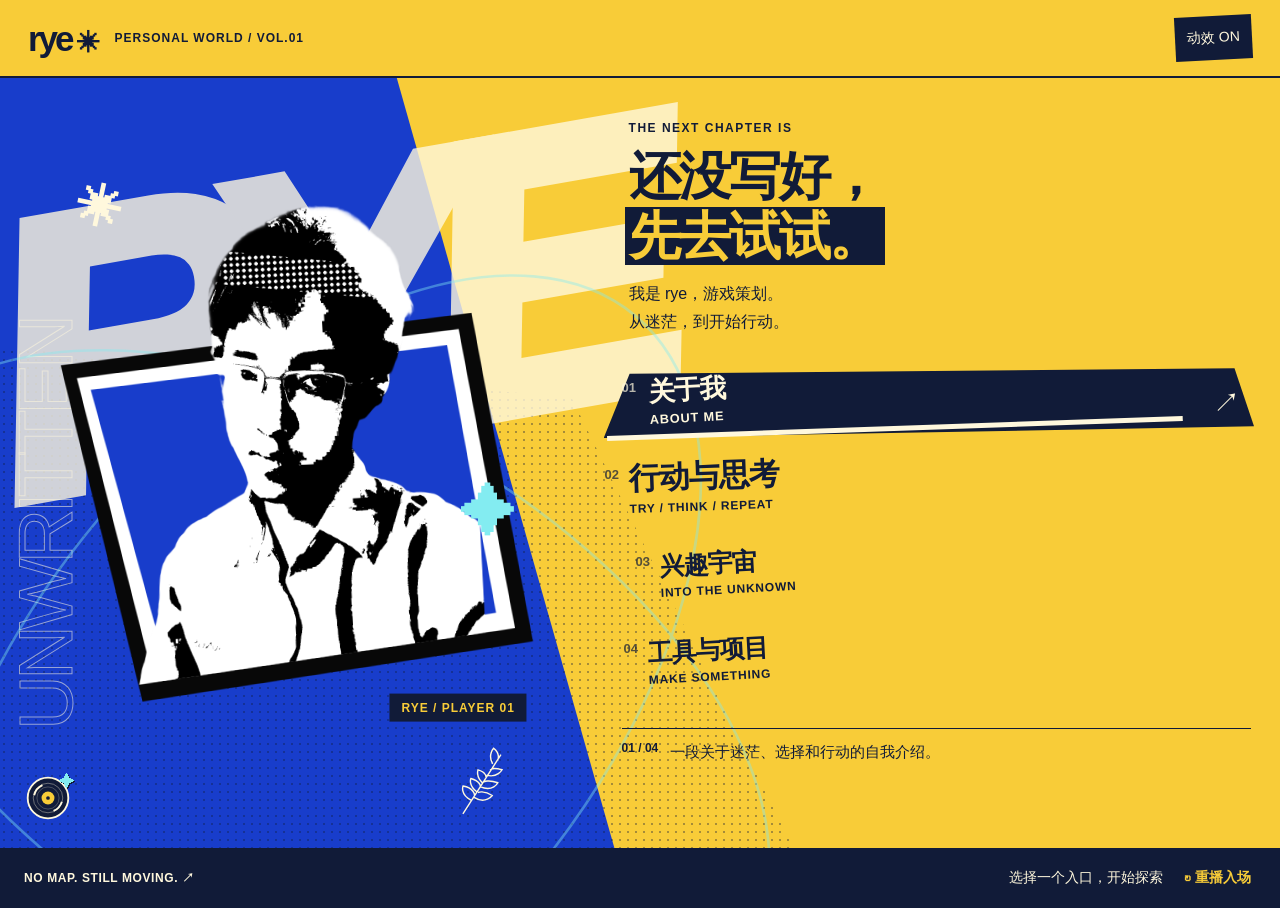
<file: avatar-preview.html>
<!DOCTYPE html>
<html lang="zh-CN">
<head>
  <meta charset="UTF-8">
  <meta name="viewport" content="width=device-width, initial-scale=1">
  <meta name="theme-color" content="#183dcb">
  <meta name="robots" content="noindex, nofollow">
  <title>Rye · 游戏菜单与头像预览</title>
  <link rel="stylesheet" href="css/portrait-preview.css">
</head>
<body>
<div id="rye-motion" class="rye-concept" data-view="menu" data-selection="0">
  <header class="rye-chrome">
    <span class="rye-logo">rye<span>✳</span></span>
    <span class="rye-edition">PERSONAL WORLD / VOL.01</span>
    <button type="button" class="rye-motion-control" aria-pressed="true">动效 ON</button>
  </header>
  <main class="rye-stage">
    <div class="rye-scene" aria-hidden="true">
      <div class="rye-blue-slice"></div><div class="rye-halftone"></div>
      <span class="rye-giant">RYE</span><span class="rye-outline-word">UNWRITTEN</span>
      <svg class="rye-orbits" viewBox="0 0 620 620"><ellipse cx="310" cy="310" rx="285" ry="160" transform="rotate(-40 310 310)"/><ellipse cx="310" cy="310" rx="285" ry="160" transform="rotate(40 310 310)"/></svg>
      <div class="rye-avatar-art rye-portrait"><img class="rye-portrait-image" src="review/p5-tutorial-2026-11-21/p5-portrait-blue-transparent.png" width="1200" height="1200" alt="" fetchpriority="high" decoding="async" draggable="false"><span class="rye-avatar-stamp">RYE / PLAYER 01</span></div>
      <span class="rye-spark rye-spark-a">✳</span><span class="rye-spark rye-spark-b">✦</span>
      <svg class="rye-wheat-mark" viewBox="0 0 100 170"><path d="m20 165 53-140m-42 108c-26-7-23-26-23-26 24-1 28 14 28 14m3-8c-21-10-18-25-18-25 22 2 23 12 23 12m3-8c-17-10-15-25-15-25 19 1 20 12 20 12m-16 47c27 10 37-12 37-12-20-8-31 0-31 0m2-13c29 6 35-16 35-16-21-3-29 4-29 4m2-15c24 2 30-18 30-18-20-1-25 5-25 5m3-13c-15-16-5-33-5-33 17 8 14 23 14 23"/></svg>
    </div>
    <section class="rye-menu-view" aria-label="首页主菜单">
      <div class="rye-intro"><span class="rye-kicker">THE NEXT CHAPTER IS</span><h1>还没写好，<br><em>先去试试。</em></h1><p>我是 rye，游戏策划。<br>从迷茫，到开始行动。</p></div>
      <nav class="rye-menu" aria-label="探索栏目">
        <button type="button" class="rye-menu-item is-current" data-index="0" aria-current="true"><span class="rye-menu-num">01</span><span class="rye-menu-label">关于我<small>ABOUT ME</small></span><span class="rye-menu-arrow">↗</span></button>
        <button type="button" class="rye-menu-item" data-index="1"><span class="rye-menu-num">02</span><span class="rye-menu-label">行动与思考<small>TRY / THINK / REPEAT</small></span><span class="rye-menu-arrow">↗</span></button>
        <button type="button" class="rye-menu-item" data-index="2"><span class="rye-menu-num">03</span><span class="rye-menu-label">兴趣宇宙<small>INTO THE UNKNOWN</small></span><span class="rye-menu-arrow">↗</span></button>

        <button type="button" class="rye-menu-item" data-index="3"><span class="rye-menu-num">04</span><span class="rye-menu-label">工具与项目<small>MAKE SOMETHING</small></span><span class="rye-menu-arrow">↗</span></button>
      </nav>
      <div class="rye-selection-note" aria-live="polite"><span>01 / 04</span><p>一段关于迷茫、选择和行动的自我介绍。</p></div>
    </section>
    <section class="rye-destination" aria-label="栏目内容" hidden>
      <button type="button" class="rye-back"><span class="rye-return-mark" aria-hidden="true"><svg viewBox="0 0 32 32"><path d="M26 16H6m10-10L6 16l10 10"/></svg></span><span>返回主菜单</span></button>
      <div class="rye-page-heading"><span class="rye-page-en">ABOUT ME</span><h2>关于我</h2><span class="rye-page-number" aria-hidden="true">01</span></div>
      <div class="rye-page-content"></div>
    </section>
    <aside class="rye-sound" aria-label="悬浮音乐" data-kind="vocal">
      <button type="button" class="rye-sound-disc" aria-label="音乐，展开控制；拖动可移动，方向键移动，Home 归位" aria-expanded="false" aria-controls="rye-sound-options">
        <svg viewBox="0 0 52 52" aria-hidden="true"><circle cx="26" cy="26" r="22" fill="var(--rye-ink)" stroke="var(--rye-paper)" stroke-width="2"/><circle cx="26" cy="26" r="16" fill="none" stroke="var(--rye-paper)" stroke-opacity=".4"/><circle cx="26" cy="26" r="12" fill="none" stroke="var(--rye-paper)" stroke-opacity=".25"/><path d="M11 23a16 16 0 0 1 9-11M32 40a16 16 0 0 0 9-10" fill="none" stroke="var(--rye-paper)" stroke-width="2"/><circle class="rye-sound-center" cx="26" cy="26" r="7"/><circle cx="26" cy="26" r="2" fill="var(--rye-ink)"/></svg>
        <span class="rye-sound-star" aria-hidden="true">✦</span>
      </button>
      <div class="rye-sound-options" id="rye-sound-options" inert aria-hidden="true">
        <div class="rye-sound-caption" aria-live="polite"><strong>人间电台</strong><small>曲目待添加</small></div>
        <button type="button" class="rye-sound-mode rye-sound-voice" data-kind="vocal" aria-label="人间电台，歌唱曲目" aria-pressed="true">
          <svg viewBox="0 0 24 24" aria-hidden="true"><rect x="8" y="3" width="8" height="12" rx="4"/><path d="M5 11v2a7 7 0 0 0 14 0v-2M12 20v3M8 23h8"/></svg>
        </button>
        <button type="button" class="rye-sound-mode rye-sound-keys" data-kind="instrumental" aria-label="无词漫游，器乐曲目" aria-pressed="false">
          <svg viewBox="0 0 26 24" aria-hidden="true"><path d="M3 5h20v15H3ZM10 5v15M17 5v15"/><path d="M8 5v8h4V5M15 5v8h4V5" class="rye-sound-black-key"/></svg>
        </button>
        <button type="button" class="rye-sound-play" aria-label="播放，曲目待添加" disabled><svg viewBox="0 0 24 24" aria-hidden="true"><path d="m8 4 13 8L8 20Z"/></svg></button>
      </div>
    </aside>
    <div class="rye-burst" aria-hidden="true">✳</div>
    <div class="rye-transition" aria-hidden="true"><i></i><i></i><i></i><span>LET'S GO.</span></div>
  </main>
  <footer class="rye-footer"><span>NO MAP. STILL MOVING. ↗</span><span class="rye-footer-hint">选择一个入口，开始探索</span><button type="button" class="rye-replay">↻ 重播入场</button></footer>
</div>
<style>
#rye-motion{--rye-yellow:#f8cc38;--rye-ink:#111b38;--rye-blue:#2370ed;--rye-paper:#fff8dd;--rye-electric:#83ecf1;font-family:"Arial Black","Microsoft YaHei",sans-serif;color:var(--rye-ink);background:var(--rye-yellow);isolation:isolate;overflow:clip;position:relative;width:100%;text-align:left;color-scheme:light;container-type:inline-size}
#rye-motion *{box-sizing:border-box}#rye-motion button{font:inherit;cursor:pointer;border:0;border-radius:0}#rye-motion [hidden]{display:none!important}
#rye-motion .rye-chrome{position:relative;z-index:5;display:flex;align-items:center;gap:18px;padding:16px 28px;border-bottom:2px solid var(--rye-ink);background:var(--rye-yellow)}
#rye-motion .rye-logo{font-size:35px;font-weight:900;line-height:1;letter-spacing:-3px}#rye-motion .rye-logo span{font-size:23px;margin-left:5px;display:inline-block}
#rye-motion .rye-edition{font-size:10px;font-weight:800;letter-spacing:1.5px;flex:1}#rye-motion .rye-motion-control{background:var(--rye-ink);color:var(--rye-paper);padding:9px 12px;font-size:11px;transform:rotate(-3deg)}
#rye-motion .rye-stage{min-height:675px;position:relative;overflow:clip}#rye-motion .rye-scene{position:absolute;inset:0;pointer-events:none;transition:transform .7s cubic-bezier(.2,.8,.2,1),opacity .5s}
#rye-motion .rye-blue-slice{position:absolute;inset:0;background:var(--rye-blue);clip-path:polygon(0 0,31% 0,48% 100%,0 100%);transition:clip-path .45s cubic-bezier(.2,.8,.2,1)}
#rye-motion .rye-halftone{position:absolute;width:62%;height:65%;left:0;bottom:0;opacity:.36;background-image:radial-gradient(var(--rye-ink) 1.3px,transparent 1.5px);background-size:8px 8px;clip-path:polygon(0 0,72% 10%,100% 100%,0 100%)}
#rye-motion .rye-giant{position:absolute;font-size:clamp(130px,34cqw,390px);line-height:.8;font-style:italic;letter-spacing:-.12em;top:70px;left:-23px;color:var(--rye-paper);font-weight:1000;opacity:.93;transform:rotate(-10deg);transition:transform .5s}
#rye-motion .rye-outline-word{position:absolute;left:8px;bottom:42px;font-size:76px;line-height:1;letter-spacing:-5px;color:transparent;-webkit-text-stroke:1px var(--rye-paper);transform:rotate(-90deg);transform-origin:0 0;opacity:.55}
#rye-motion .rye-orbits{position:absolute;left:-18%;top:10%;width:85%;fill:none;stroke:var(--rye-electric);stroke-width:1.5;opacity:.65;transform:rotate(-10deg)}
#rye-motion .rye-figure{position:absolute;width:53%;height:92%;object-fit:contain;object-position:bottom;bottom:-26px;left:0;filter:drop-shadow(11px 8px 0 var(--rye-ink));transform:rotate(-8deg);transform-origin:50% 85%;transition:transform .5s cubic-bezier(.2,.8,.2,1)}
#rye-motion .rye-spark{position:absolute;color:var(--rye-paper);font-weight:900;line-height:1}#rye-motion .rye-spark-a{left:8%;top:21%;font-size:66px;transform:rotate(12deg)}#rye-motion .rye-spark-b{left:40%;top:56%;font-size:82px;color:var(--rye-electric)}
#rye-motion .rye-character-tag{position:absolute;left:4%;bottom:63px;background:var(--rye-paper);padding:8px 13px;font-size:16px;font-weight:900;transform:rotate(-8deg);box-shadow:5px 5px 0 var(--rye-ink)}#rye-motion .rye-character-tag span{display:block;font-size:10px;letter-spacing:3px;margin-top:4px}
#rye-motion .rye-wheat-mark{position:absolute;bottom:9px;left:39%;width:60px;stroke:var(--rye-paper);stroke-width:3;fill:none;transform:rotate(12deg)}
#rye-motion .rye-menu-view{position:relative;margin-left:47%;padding:30px 24px 24px 0;min-height:675px}#rye-motion .rye-intro{padding-left:27px;margin-bottom:21px;position:relative;z-index:2}
#rye-motion .rye-kicker{font-size:10px;letter-spacing:2px;font-weight:800}#rye-motion h1{font-size:clamp(29px,4.3cqw,52px);line-height:1.16;letter-spacing:-2px;font-weight:900;margin:10px 0 13px}#rye-motion h1 em{font-style:normal;background:var(--rye-ink);color:var(--rye-yellow);box-shadow:6px 0 var(--rye-ink),-4px 0 var(--rye-ink)}
#rye-motion .rye-intro p{font-family:"Microsoft YaHei",sans-serif;font-size:12px;line-height:1.8;margin:0;font-weight:500}
#rye-motion .rye-menu{display:flex;flex-direction:column;align-items:stretch;gap:5px;position:relative;z-index:2}#rye-motion .rye-menu-item{position:relative;color:var(--rye-ink);background:transparent;text-align:left;display:flex;gap:10px;align-items:center;min-height:62px;padding:8px 16px 8px 20px;isolation:isolate;transition:color .18s;touch-action:manipulation}
#rye-motion .rye-menu-item:before{content:"";position:absolute;inset:3px 2px;background:var(--rye-ink);clip-path:polygon(4% 8%,97% 0,100% 83%,0 100%);z-index:-1;transform:scaleX(.2);transform-origin:0 50%;opacity:0;transition:transform .25s cubic-bezier(.2,.8,.2,1),opacity .12s}
#rye-motion .rye-menu-item:after{content:"";position:absolute;left:5px;bottom:0;width:88%;height:5px;transform:rotate(-2deg) scaleX(0);background:var(--rye-paper);transform-origin:0 0;transition:transform .22s .04s}
#rye-motion .rye-menu-num{font-size:11px;font-weight:800;align-self:flex-start;margin-top:7px;opacity:.7}#rye-motion .rye-menu-label{font-size:25px;font-weight:900;letter-spacing:-1px;line-height:1.13;display:block;transform:rotate(-3deg);transform-origin:left center;transition:transform .24s cubic-bezier(.1,.9,.2,1)}
#rye-motion .rye-menu-label small{font-size:9px;display:block;letter-spacing:1.3px;line-height:1.5;margin-top:4px;font-weight:700}#rye-motion .rye-menu-item:nth-child(2){margin-left:-17px}#rye-motion .rye-menu-item:nth-child(2) .rye-menu-label{font-size:31px;transform:rotate(-2deg)}#rye-motion .rye-menu-item:nth-child(3){margin-left:14px}#rye-motion .rye-menu-item:nth-child(4){margin-left:2px}#rye-motion .rye-menu-item:nth-child(5){margin-left:21px}
#rye-motion .rye-menu-arrow{margin-left:auto;font-size:27px;opacity:0;transform:translate(-12px,8px);transition:.2s}#rye-motion .rye-menu-item.is-current{color:var(--rye-paper)}#rye-motion .rye-menu-item.is-current:before{opacity:1;transform:scaleX(1)}#rye-motion .rye-menu-item.is-current:after{transform:rotate(-2deg) scaleX(1)}#rye-motion .rye-menu-item.is-current .rye-menu-label{transform:rotate(-3deg) translateX(3px) scale(1.06)}#rye-motion .rye-menu-item.is-current .rye-menu-arrow{opacity:1;transform:translate(0,0)}
#rye-motion .rye-selection-note{display:flex;gap:12px;align-items:start;margin:23px 5px 0 20px;border-top:1.5px solid var(--rye-ink);padding-top:10px}#rye-motion .rye-selection-note span{font-size:10px;font-weight:800;white-space:nowrap;margin-top:2px}#rye-motion .rye-selection-note p{font-family:"Microsoft YaHei",sans-serif;font-size:11px;line-height:1.6;margin:0;min-height:36px}
#rye-motion .rye-footer{position:relative;z-index:5;background:var(--rye-ink);color:var(--rye-paper);padding:13px 24px;display:flex;align-items:center;gap:16px;font-size:10px;font-weight:800;letter-spacing:1px}#rye-motion .rye-footer-hint{margin-left:auto;font-weight:400;letter-spacing:0;font-size:11px}#rye-motion .rye-replay{color:var(--rye-yellow);background:transparent;white-space:nowrap;padding:5px;font-size:11px}
#rye-motion[data-selection="1"] .rye-figure{transform:rotate(-3deg) translateX(-8px)}#rye-motion[data-selection="2"] .rye-figure{transform:rotate(-12deg) translateY(-8px)}#rye-motion[data-selection="3"] .rye-figure{transform:rotate(-6deg) scale(1.04)}#rye-motion[data-selection="4"] .rye-figure{transform:rotate(-1deg) translateX(-15px)}#rye-motion[data-selection="2"] .rye-blue-slice{clip-path:polygon(0 0,28% 0,46% 100%,0 100%)}#rye-motion[data-selection="3"] .rye-giant{transform:rotate(-5deg) translateY(12px)}
#rye-motion .rye-burst{position:absolute;z-index:8;pointer-events:none;font-size:180px;color:var(--rye-paper);line-height:1;opacity:0;transform:translate(-50%,-50%) scale(.15)}#rye-motion .rye-burst.is-bursting{animation:rye-burst .48s ease-out both}
#rye-motion .rye-transition{position:absolute;inset:0;z-index:10;pointer-events:none;visibility:hidden;overflow:hidden}#rye-motion .rye-transition i{position:absolute;inset:-30%;background:var(--rye-ink);transform:translateX(-140%) skewX(-18deg)}#rye-motion .rye-transition i:nth-child(2){background:var(--rye-blue);top:30%;bottom:30%}#rye-motion .rye-transition i:nth-child(3){background:var(--rye-paper);top:52%;bottom:28%}#rye-motion .rye-transition span{position:absolute;top:43%;left:10%;font-size:clamp(36px,10cqw,110px);font-style:italic;font-weight:1000;letter-spacing:-4px;color:var(--rye-yellow);opacity:0;transform:translateX(-50px) rotate(-5deg)}
#rye-motion .rye-transition.is-running{visibility:visible}#rye-motion .rye-transition.is-running i{animation:rye-wipe .74s cubic-bezier(.65,0,.25,1) both}#rye-motion .rye-transition.is-running i:nth-child(2){animation-delay:.04s}#rye-motion .rye-transition.is-running i:nth-child(3){animation-delay:.08s}#rye-motion .rye-transition.is-running span{animation:rye-title-wipe .74s both}#rye-motion.is-returning .rye-transition{transform:scaleX(-1)}#rye-motion.is-returning .rye-transition span{transform:scaleX(-1)}
#rye-motion .rye-destination{position:relative;min-height:675px;padding:26px 32px 50px;background:var(--rye-paper);isolation:isolate}#rye-motion .rye-destination:before{content:"";position:absolute;right:-10%;top:0;width:47%;height:200px;background:var(--rye-yellow);transform:skewX(-20deg);z-index:-1}#rye-motion .rye-back{background:var(--rye-ink);color:var(--rye-paper);padding:10px 16px;font-size:12px;transform:rotate(-2deg)}
#rye-motion .rye-page-heading{position:relative;padding:34px 0 28px;border-bottom:3px solid var(--rye-ink);margin-bottom:24px}#rye-motion .rye-page-en{display:block;font-size:clamp(32px,7.5cqw,80px);font-weight:1000;letter-spacing:-3px;line-height:.95;color:var(--rye-blue);transform:rotate(-3deg);transform-origin:0 100%}#rye-motion .rye-page-heading h2{position:relative;display:inline-block;font-size:26px;font-weight:900;margin:14px 0 0;line-height:1.3;padding:2px 12px;color:var(--rye-paper);background:var(--rye-ink);transform:rotate(-2deg)}#rye-motion .rye-page-number{position:absolute;right:0;top:28px;font-size:74px;font-weight:1000;color:var(--rye-ink);opacity:.14}
#rye-motion .rye-page-content{font-family:"Microsoft YaHei",sans-serif;font-size:14px;line-height:1.9;max-width:660px}#rye-motion .rye-page-content h3{font-size:23px;line-height:1.45;margin:0 0 15px;font-weight:800}#rye-motion .rye-page-content p{margin:0 0 18px}#rye-motion .rye-topic-list{display:flex;flex-direction:column;gap:0;margin:22px 0}#rye-motion .rye-topic{background:transparent;border-bottom:1px solid var(--rye-ink);padding:15px 4px;text-align:left;display:flex;align-items:center;gap:15px;color:var(--rye-ink)}#rye-motion .rye-topic b{font-size:12px;color:var(--rye-blue)}#rye-motion .rye-topic span{flex:1;font-size:17px;font-weight:800}#rye-motion .rye-topic em{font-size:20px;font-style:normal}#rye-motion .rye-topic:hover{background:var(--rye-yellow)}#rye-motion .rye-text-link{padding:1px 3px;background:var(--rye-yellow);border-bottom:2px solid var(--rye-blue);color:var(--rye-ink);font-weight:700}#rye-motion .rye-topic-back{background:transparent;color:var(--rye-blue);padding:8px 0;font-size:12px;margin-bottom:12px}#rye-motion .rye-quote{font-size:25px;font-weight:800;line-height:1.6;border-left:5px solid var(--rye-blue);padding-left:20px;margin:20px 0 24px}#rye-motion .rye-music-lines{display:flex;gap:7px;align-items:flex-end;height:55px;margin:23px 0}#rye-motion .rye-music-lines i{display:block;width:12px;background:var(--rye-blue);height:30%;transform-origin:bottom}#rye-motion .rye-music-lines i:nth-child(3n){background:var(--rye-ink);height:90%}#rye-motion .rye-music-lines i:nth-child(2n){height:60%}
#rye-motion.is-entering .rye-figure{animation:rye-figure-enter .9s cubic-bezier(.16,.8,.2,1) both}#rye-motion.is-entering .rye-giant{animation:rye-type-enter .75s cubic-bezier(.16,.8,.2,1) both}#rye-motion.is-entering .rye-menu-item{animation:rye-item-enter .55s cubic-bezier(.16,.8,.2,1) both;animation-delay:calc(.12s + var(--rye-order)*.06s)}#rye-motion.is-page-entering .rye-page-heading{animation:rye-content-enter .45s both}#rye-motion.is-page-entering .rye-page-content{animation:rye-content-enter .55s .06s both}#rye-motion.is-ambient .rye-orbits{animation:rye-orbit 24s linear infinite}#rye-motion.is-ambient .rye-spark-a{animation:rye-star 7s ease-in-out infinite}#rye-motion.is-ambient .rye-music-lines i{animation:rye-equalizer 1.4s ease-in-out infinite alternate;animation-delay:calc(var(--rye-order)*-.17s)}
@keyframes rye-burst{0%{opacity:1;transform:translate(-50%,-50%) scale(.15) rotate(-30deg)}70%{opacity:.9}100%{opacity:0;transform:translate(-50%,-50%) scale(1.8) rotate(60deg)}}
@keyframes rye-wipe{0%{transform:translateX(-140%) skewX(-18deg)}43%,55%{transform:translateX(0) skewX(-18deg)}100%{transform:translateX(140%) skewX(-18deg)}}
@keyframes rye-title-wipe{0%,15%{opacity:0;translate:-45px}32%,62%{opacity:1;translate:0}90%,100%{opacity:0;translate:70px}}
@keyframes rye-figure-enter{from{translate:-90px 70px;opacity:0;rotate:-8deg}to{translate:0 0;opacity:1;rotate:0deg}}@keyframes rye-type-enter{from{translate:100px -35px;opacity:0}to{translate:0 0;opacity:.93}}@keyframes rye-item-enter{from{translate:90px 0;opacity:0}to{translate:0 0;opacity:1}}@keyframes rye-content-enter{from{translate:40px 12px;opacity:0}to{translate:0 0;opacity:1}}@keyframes rye-orbit{to{transform:rotate(350deg)}}@keyframes rye-star{50%{transform:rotate(45deg) scale(.8)}}@keyframes rye-equalizer{to{transform:scaleY(.3)}}
#rye-motion.is-still *,#rye-motion.is-still *:before,#rye-motion.is-still *:after{animation:none!important;transition:none!important}#rye-motion.is-still .rye-transition{visibility:hidden}
@media(prefers-reduced-motion:reduce){#rye-motion *,#rye-motion *:before,#rye-motion *:after{animation:none!important;transition:none!important}#rye-motion .rye-transition{visibility:hidden}}
@container(max-width:540px){#rye-motion .rye-chrome{padding:12px 17px;gap:12px}#rye-motion .rye-logo{font-size:31px}#rye-motion .rye-edition{font-size:8px;letter-spacing:1px}#rye-motion .rye-motion-control{font-size:10px;padding:9px}#rye-motion .rye-stage{min-height:0}#rye-motion .rye-scene{height:312px}#rye-motion .rye-blue-slice{clip-path:polygon(0 0,72% 0,100% 100%,0 92%)}#rye-motion[data-selection="2"] .rye-blue-slice{clip-path:polygon(0 0,66% 0,100% 100%,0 92%)}#rye-motion .rye-giant{font-size:58cqw;top:30px;left:-12px}#rye-motion .rye-figure{width:65%;height:115%;left:29%;bottom:-13px;transform:rotate(-12deg)}#rye-motion .rye-orbits{width:100%;left:-18%;top:-24%}#rye-motion .rye-spark-a{top:42%;left:10%;font-size:50px}#rye-motion .rye-spark-b{left:76%;top:11%;font-size:48px}#rye-motion .rye-character-tag{left:5%;bottom:38px;font-size:13px}#rye-motion .rye-character-tag span{font-size:9px;letter-spacing:1px}#rye-motion .rye-wheat-mark{width:37px;left:12%;bottom:116px}#rye-motion .rye-outline-word{display:none}#rye-motion .rye-menu-view{margin-left:0;padding:321px 22px 24px;min-height:0}#rye-motion .rye-intro{padding-left:3px;margin-bottom:17px}#rye-motion .rye-kicker{font-size:9px}#rye-motion h1{font-size:33px;line-height:1.18;letter-spacing:-1px;margin:8px 0 10px}#rye-motion h1 br{display:none}#rye-motion .rye-intro p{font-size:12px;line-height:1.7}#rye-motion .rye-intro p br{display:none}#rye-motion .rye-menu-item{min-height:62px;padding-left:16px}#rye-motion .rye-menu-item:nth-child(2){margin-left:-8px}#rye-motion .rye-menu-item:nth-child(3){margin-left:6px}#rye-motion .rye-menu-item:nth-child(5){margin-left:9px}#rye-motion .rye-menu-label{font-size:26px}#rye-motion .rye-menu-item:nth-child(2) .rye-menu-label{font-size:29px}#rye-motion .rye-selection-note{margin:21px 0 0}#rye-motion .rye-footer{padding:11px 16px;gap:8px;font-size:8px}#rye-motion .rye-footer-hint{display:none}#rye-motion .rye-replay{margin-left:auto}#rye-motion .rye-destination{padding:22px 23px 38px;min-height:720px}#rye-motion .rye-page-en{font-size:48px;letter-spacing:-2px;overflow-wrap:anywhere}#rye-motion .rye-page-heading{padding-top:40px}#rye-motion .rye-page-number{font-size:57px;right:-5px;top:8px}#rye-motion .rye-page-content{font-size:14px}#rye-motion .rye-page-content h3{font-size:21px}#rye-motion .rye-quote{font-size:22px}#rye-motion .rye-transition span{font-size:52px;letter-spacing:-2px}}

/* Small optional music accessory: no containing panel. */
#rye-motion .rye-sound{position:absolute;z-index:9;left:24px;top:575px;width:48px;height:48px;--sound-accent:var(--rye-yellow)}
#rye-motion .rye-sound[data-kind="instrumental"]{--sound-accent:var(--rye-electric)}
#rye-motion .rye-sound-disc{position:relative;width:48px;height:48px;padding:0;display:block;background:transparent;touch-action:none;cursor:grab;user-select:none}
#rye-motion .rye-sound-disc>svg{display:block;width:48px;height:48px;filter:drop-shadow(2px 3px 0 var(--rye-blue));transition:rotate .18s,scale .18s}
#rye-motion .rye-sound-center{fill:var(--sound-accent);transition:fill .18s}
#rye-motion .rye-sound-star{position:absolute;right:-3px;top:0;color:var(--rye-electric);font-size:16px;line-height:1;text-shadow:1px 1px var(--rye-ink);pointer-events:none}
#rye-motion .rye-sound-options{position:absolute;left:0;bottom:0;width:160px;height:144px;pointer-events:none;opacity:0;visibility:hidden;transform:translateY(5px);transition:opacity .12s,transform .18s,visibility .18s}
#rye-motion .rye-sound.is-open .rye-sound-options{opacity:1;visibility:visible;transform:none}
#rye-motion .rye-sound.is-open .rye-sound-disc>svg{rotate:-12deg}
#rye-motion .rye-sound-caption{position:absolute;left:0;top:0;white-space:nowrap;pointer-events:none;color:var(--rye-paper);text-shadow:1px 1px 0 var(--rye-ink),-1px -1px 0 var(--rye-ink),1px -1px 0 var(--rye-ink),-1px 1px 0 var(--rye-ink)}
#rye-motion .rye-sound-caption strong{font-family:"Microsoft YaHei",sans-serif;display:block;font-size:12px;font-weight:700;line-height:1.5}
#rye-motion .rye-sound-caption small{font-family:"Microsoft YaHei",sans-serif;display:block;font-size:11px;line-height:1.5}
#rye-motion .rye-sound-options button{position:absolute;width:44px;height:44px;display:grid;place-items:center;padding:10px;background:transparent;color:var(--rye-paper);pointer-events:none}
#rye-motion .rye-sound.is-open .rye-sound-options button{pointer-events:auto}
#rye-motion .rye-sound-options button>svg{width:24px;height:24px;fill:var(--rye-paper);stroke:var(--rye-ink);stroke-width:2;stroke-linejoin:round;filter:drop-shadow(1px 2px 0 var(--rye-ink));transition:transform .16s}
#rye-motion .rye-sound-options button[aria-pressed="true"]>svg{fill:var(--sound-accent)}
#rye-motion .rye-sound-options button:hover>svg{transform:translateY(-2px) rotate(-6deg)}
#rye-motion .rye-sound-voice{left:0;top:37px}#rye-motion .rye-sound-keys{left:46px;top:55px}#rye-motion .rye-sound-play{left:62px;top:99px;opacity:.45;cursor:default}
#rye-motion .rye-sound-options .rye-sound-black-key{fill:var(--rye-ink)}
#rye-motion .rye-sound.opens-left .rye-sound-options{left:auto;right:0}#rye-motion .rye-sound.opens-left .rye-sound-caption{left:auto;right:0;text-align:right}
#rye-motion .rye-sound.opens-left .rye-sound-voice{left:auto;right:0}#rye-motion .rye-sound.opens-left .rye-sound-keys{left:auto;right:46px}#rye-motion .rye-sound.opens-left .rye-sound-play{left:auto;right:62px}
#rye-motion .rye-sound.opens-down .rye-sound-options{bottom:auto;top:0}#rye-motion .rye-sound.opens-down .rye-sound-caption{top:127px}
#rye-motion .rye-sound.opens-down .rye-sound-voice{top:65px}#rye-motion .rye-sound.opens-down .rye-sound-keys{top:48px}#rye-motion .rye-sound.opens-down .rye-sound-play{top:0}
#rye-motion .rye-sound.is-dragging{z-index:12}#rye-motion .rye-sound.is-dragging .rye-sound-disc{cursor:grabbing}
#rye-motion .rye-sound.is-dragging .rye-sound-disc>svg{scale:1.07}
#rye-motion .rye-sound.is-switching .rye-sound-disc>svg{animation:rye-sound-turn .24s ease-out}
@keyframes rye-sound-turn{from{rotate:-55deg}to{rotate:-12deg}}

</style>
<style>
@container(max-width:540px){#rye-motion h1 br{display:block}}
@container(max-width:330px){#rye-motion .rye-menu-item{gap:8px}#rye-motion .rye-menu-label{font-size:23px}#rye-motion .rye-menu-item:nth-child(2) .rye-menu-label{font-size:25px}#rye-motion .rye-menu-num{font-size:10px}}
</style>
<style>
#rye-motion .rye-giant{font-size:clamp(140px,32cqw,390px);top:85px;left:-19px;opacity:.8}
#rye-motion .rye-avatar-art{position:absolute;left:8%;top:134px;width:31%;max-width:260px;aspect-ratio:1;transform:rotate(-8deg);transition:transform .4s cubic-bezier(.15,.8,.2,1)}
#rye-motion .rye-avatar-offset{position:absolute;inset:-12px -14px 8px 12px;background:var(--rye-electric);clip-path:polygon(0 10%,88% 0,100% 80%,12% 100%);transform:rotate(9deg)}
#rye-motion .rye-avatar-cut{position:absolute;inset:0;background:var(--rye-paper);clip-path:polygon(0 8%,85% 0,100% 85%,9% 100%);display:flex;align-items:center;justify-content:center;isolation:isolate;box-shadow:inset 0 0 0 6px var(--rye-ink)}
#rye-motion .rye-avatar-cut:after{content:"";position:absolute;inset:8%;border:1px solid var(--rye-blue);border-radius:50%;opacity:.35;z-index:-1}
#rye-motion .rye-avatar-initial{font-size:clamp(85px,22cqw,220px);line-height:1;font-weight:1000;letter-spacing:-.15em;font-style:italic;margin-top:-15%;padding-right:15%;color:var(--rye-ink)}#rye-motion .rye-avatar-initial span{font-size:36%;color:var(--rye-blue);display:inline-block;transform:rotate(10deg);margin-left:9px;vertical-align:middle}
#rye-motion .rye-avatar-caption{position:absolute;bottom:15%;left:18%;font-size:11px;font-weight:600;letter-spacing:4px;color:var(--rye-blue)}
#rye-motion .rye-avatar-stamp{position:absolute;right:-6%;bottom:-6px;background:var(--rye-ink);color:var(--rye-yellow);font-size:10px;font-weight:800;padding:7px 12px;transform:rotate(4deg);letter-spacing:1px}
#rye-motion .rye-character-tag{left:8%;bottom:auto;top:397px;font-size:12px;box-shadow:none;background:transparent;color:var(--rye-paper);padding:0;transform:rotate(-8deg)}#rye-motion .rye-character-tag span{font-size:10px;letter-spacing:1px}
#rye-motion .rye-spark-a{font-size:45px;left:6%;top:14%}#rye-motion .rye-spark-b{left:36%;top:53%;font-size:54px}#rye-motion .rye-orbits{opacity:.4}#rye-motion .rye-wheat-mark{left:36%;width:47px;bottom:28px}
#rye-motion .rye-menu-view{padding-top:40px;min-height:704px}#rye-motion .rye-menu{gap:11px;margin-top:28px}#rye-motion .rye-menu-item{min-height:65px}#rye-motion .rye-selection-note{margin-top:26px}#rye-motion .rye-stage{min-height:704px}#rye-motion .rye-destination{min-height:704px;padding-bottom:86px}
#rye-motion[data-selection="1"] .rye-avatar-art{transform:rotate(-3deg) translateY(-5px)}#rye-motion[data-selection="2"] .rye-avatar-art{transform:rotate(-11deg) scale(1.035)}#rye-motion[data-selection="3"] .rye-avatar-art{transform:rotate(-5deg) translateX(5px)}
#rye-motion.is-entering .rye-avatar-art{animation:rye-avatar-enter .8s cubic-bezier(.15,.8,.2,1) both}
#rye-motion.is-ambient .rye-radio:not(.is-mini):not(.is-dragging) .rye-radio-ring{animation:rye-radio-orbit 18s linear infinite}#rye-motion.is-ambient .rye-radio:not(.is-dragging):not(.is-released) .rye-radio-shell{animation:rye-radio-float 6s ease-in-out infinite}
@keyframes rye-avatar-enter{from{translate:-55px 20px;opacity:0;rotate:-7deg}to{translate:0 0;opacity:1;rotate:0deg}}@keyframes rye-radio-open{from{opacity:.15;transform:translateY(-10px) scaleY(.92);transform-origin:top}to{opacity:1;transform:none}}@keyframes rye-radio-switch{from{transform:translateX(16px);opacity:.3}to{transform:none;opacity:1}}@keyframes rye-radio-swish{from{opacity:1;transform:scale(.3) rotate(-20deg)}to{opacity:0;transform:scale(1.25) rotate(50deg)}}@keyframes rye-radio-drop{0%{transform:translateY(-4px) rotate(-1deg)}55%{transform:translateY(2px) rotate(.5deg)}100%{transform:none}}@keyframes rye-radio-orbit{to{rotate:360deg}}@keyframes rye-radio-float{50%{transform:translateY(-3px)}}
@container(max-width:540px){#rye-motion .rye-scene{height:283px}#rye-motion .rye-avatar-art{top:53px;left:24%;width:47%;max-width:210px}#rye-motion .rye-avatar-initial{font-size:34cqw}#rye-motion .rye-avatar-stamp{font-size:9px;padding:6px 9px}#rye-motion .rye-avatar-caption{font-size:10px;letter-spacing:3px;bottom:14%}#rye-motion .rye-giant{top:60px;font-size:58cqw;left:-10px}#rye-motion .rye-character-tag{top:240px;bottom:auto;left:5%;font-size:10px}#rye-motion .rye-character-tag span{display:none}#rye-motion .rye-menu-view{padding-top:301px;min-height:0}#rye-motion .rye-menu{margin-top:20px;gap:7px}#rye-motion .rye-spark-a{top:9%;left:10%;font-size:31px}#rye-motion .rye-spark-b{left:80%;top:35%;font-size:42px}#rye-motion .rye-wheat-mark{left:8%;width:32px;bottom:49px}#rye-motion .rye-stage{min-height:0}#rye-motion .rye-destination{min-height:736px;padding-bottom:100px}#rye-motion .rye-radio{left:auto;right:14px;top:225px;width:264px}#rye-motion .rye-radio.is-mini{width:186px}#rye-motion .rye-radio-grip{min-height:42px}#rye-motion .rye-radio-toggle{min-width:44px;min-height:44px}#rye-motion .rye-radio-category{min-height:44px}#rye-motion .rye-radio-header{padding-top:6px}#rye-motion .rye-radio-bottom{font-size:8px}#rye-motion .rye-radio-display{margin-top:11px}}
</style>

<style>
/* Shared reduction: visible content, small secondary decoration, no panel grid. */
#rye-motion .rye-destination{padding:25px 34px 92px;min-height:675px;background:var(--rye-paper)}
#rye-motion .rye-destination:before{right:-20px;top:0;width:100px;height:110px;background:var(--rye-yellow);clip-path:polygon(30% 0,100% 0,100% 100%,0 70%);transform:none}
#rye-motion .rye-back{background:transparent;color:var(--rye-blue);padding:10px 0;transform:none;min-height:44px;font-size:12px}
#rye-motion .rye-page-heading{padding:22px 0 24px;border:0;margin-bottom:6px}
#rye-motion .rye-page-en{font-size:11px;letter-spacing:2px;line-height:1.5;transform:none;font-weight:800;color:var(--rye-blue)}
#rye-motion .rye-page-heading h2{font-size:34px;line-height:1.3;margin:7px 0 0;padding:0;background:none;color:var(--rye-ink);transform:none}
#rye-motion .rye-page-heading h2:after{content:"";display:block;width:42px;height:5px;background:var(--rye-yellow);transform:skewX(-25deg);margin-top:12px}
#rye-motion .rye-page-number{font-size:55px;top:14px;right:0;opacity:.07}
#rye-motion .rye-page-content{max-width:none;font-size:16px;line-height:1.95}
#rye-motion .rye-page-content h3{font-size:22px;line-height:1.55}
#rye-motion .rye-about-part{position:relative;padding-left:29px;max-width:660px;margin:0 0 34px}
#rye-motion .rye-about-mark{position:absolute;left:0;top:5px;font-size:11px;line-height:1.8;font-weight:800;color:var(--rye-blue)}
#rye-motion .rye-about-part h3{margin:0 0 12px}
#rye-motion .rye-about-part h3 small{font-size:11px;color:var(--rye-blue);display:block;font-weight:500;margin-top:2px}
#rye-motion .rye-about-part p{margin:0}
#rye-motion .rye-text-link{background:transparent;border:0;border-bottom:1px solid var(--rye-blue);padding:0 2px;color:var(--rye-blue);min-height:32px;display:inline;font-size:inherit;font-weight:700;line-height:inherit}
#rye-motion .rye-inline-nav{background:transparent;color:var(--rye-blue);padding:8px 0;min-height:44px;font-size:13px}
#rye-motion .rye-section-lead{color:var(--rye-ink);font-size:14px;margin:0 0 20px}
#rye-motion .rye-topic-list{max-width:660px;margin:10px 0}
#rye-motion .rye-topic{border:0;padding:14px 0;gap:17px;min-height:85px;position:relative}
#rye-motion .rye-topic:before{content:"";position:absolute;left:30px;right:38px;bottom:8px;height:1px;background:var(--rye-blue);opacity:.12}
#rye-motion .rye-topic>span{font-size:23px;font-weight:800;line-height:1.4}
#rye-motion .rye-topic small{display:block;font-size:12px;line-height:1.6;font-weight:400;color:var(--rye-ink);margin-top:4px}
#rye-motion .rye-topic:hover{background:transparent}
#rye-motion .rye-topic:hover>span,#rye-motion .rye-topic:focus-visible>span{color:var(--rye-blue)}
#rye-motion .rye-topic em{opacity:0;transition:opacity .15s,transform .15s;margin-right:8px}
#rye-motion .rye-topic:hover em,#rye-motion .rye-topic:focus-visible em{opacity:1;transform:translate(2px,-2px)}
@media(hover:hover) and (pointer:fine){#rye-motion .rye-topic small{opacity:0;transition:opacity .15s}#rye-motion .rye-topic:hover small,#rye-motion .rye-topic:focus-visible small{opacity:1}}
#rye-motion .rye-article-actions{display:flex;align-items:center;justify-content:space-between;gap:12px;margin-bottom:20px}
#rye-motion .rye-topic-back,#rye-motion .rye-all-topics{background:transparent;color:var(--rye-blue);padding:8px 0;min-height:44px;font-size:12px;margin:0}
#rye-motion .rye-reading-layout{display:grid;grid-template-columns:minmax(0,1fr);gap:25px}
#rye-motion .rye-chapter-menu{font-size:12px;line-height:1.7;margin-bottom:4px;align-self:start}
#rye-motion .rye-chapter-menu summary{cursor:pointer;min-height:44px;padding:10px 0;color:var(--rye-blue)}
#rye-motion .rye-chapter-menu nav{display:flex;flex-direction:column;gap:2px;padding:0 0 6px}
#rye-motion .rye-chapter-menu a{min-height:38px;display:block;padding:7px 0;color:var(--rye-ink);text-decoration:none;position:relative}
#rye-motion .rye-chapter-menu a[aria-current]{color:var(--rye-blue);font-weight:800}
#rye-motion .rye-chapter-menu a[aria-current]:after{content:" /";color:var(--rye-blue)}
#rye-motion .rye-reading-article{max-width:680px;min-width:0}
#rye-motion .note-index{font-size:11px;letter-spacing:1px;color:var(--rye-blue)}
#rye-motion .rye-reading-article>h2{font-size:26px;line-height:1.5;margin:8px 0 23px}
#rye-motion .rye-reading-article .note-subsection{margin:32px 0;scroll-margin-top:22px}
#rye-motion .rye-reading-article .note-subsection h3{font-size:20px;line-height:1.65;margin:0 0 14px}
#rye-motion .rye-reading-article p{margin:0 0 20px}
#rye-motion .is-reading .text-links{font-size:13px;margin-top:24px}
#rye-motion.is-reading-view .rye-page-heading{padding:8px 0 10px;margin:0}
#rye-motion.is-reading-view .rye-page-heading h2{font-size:16px;margin-top:3px}
#rye-motion.is-reading-view .rye-page-heading h2:after,#rye-motion.is-reading-view .rye-page-number{display:none}
#rye-motion.is-reading-view .rye-page-en{font-size:10px}
#rye-motion .rye-interest-nav{display:flex;flex-wrap:wrap;gap:5px 16px;margin:0 0 24px}
#rye-motion .rye-interest-nav button{position:relative;background:transparent;padding:7px 0;min-height:44px;color:var(--rye-ink);font-size:14px}
#rye-motion .rye-interest-nav button[aria-pressed="true"]{color:var(--rye-blue);font-weight:800}
#rye-motion .rye-interest-nav button[aria-pressed="true"]:after{content:"";position:absolute;left:0;right:0;bottom:5px;height:3px;background:var(--rye-yellow);transform:skewX(-25deg)}
#rye-motion .rye-page-content .rye-interest-heading{font-size:14px;font-weight:500;color:var(--rye-blue);margin:0 0 12px}
#rye-motion .rye-work-list{list-style:none;padding:0;margin:0;columns:2;column-gap:38px;max-width:660px}
#rye-motion .rye-work-list li{break-inside:avoid;padding:10px 0;font-size:17px;line-height:1.6}
#rye-motion .rye-empty{font-size:14px;padding-top:15px}
#rye-motion .rye-tools-empty{max-width:530px;padding-top:28px;position:relative}
#rye-motion .rye-tools-empty>span{font-size:53px;color:var(--rye-blue);line-height:1;display:block;margin-bottom:18px}
#rye-motion .rye-tools-empty p{font-size:14px}
#rye-motion .rye-transition.is-running i{animation-duration:.30s}
#rye-motion .rye-transition.is-running span{animation-duration:.38s}
@container(min-width:800px){#rye-motion .rye-reading-layout:has(.rye-chapter-menu){grid-template-columns:150px minmax(0,680px);gap:32px}#rye-motion .rye-chapter-menu{position:sticky;top:20px}}
@container(max-width:540px){#rye-motion .rye-destination{padding:18px 22px 92px;min-height:600px}#rye-motion .rye-page-heading{padding:15px 0 23px}#rye-motion .rye-page-heading h2{font-size:29px}#rye-motion .rye-page-en{font-size:10px;letter-spacing:1.4px;overflow-wrap:normal}#rye-motion .rye-page-number{font-size:45px;top:9px;right:0}#rye-motion .rye-page-content{font-size:16px;line-height:1.9}#rye-motion .rye-about-part{padding-left:0;margin-bottom:29px}#rye-motion .rye-about-mark{position:static;display:block;margin-bottom:4px}#rye-motion .rye-page-content h3{font-size:20px}#rye-motion .rye-topic>span{font-size:22px}#rye-motion .rye-topic em{opacity:1}#rye-motion .rye-reading-article>h2{font-size:23px}#rye-motion .rye-reading-article .note-subsection h3{font-size:19px}#rye-motion .rye-article-actions{gap:10px}#rye-motion .rye-interest-nav{gap:4px 17px}#rye-motion .rye-work-list{columns:1}#rye-motion .rye-work-list li{font-size:17px}#rye-motion .rye-transition.is-running span{font-size:34px}#rye-motion .rye-topic small{opacity:1}}
</style>


<style>
/* Typography study: readable controls and prose, without enlarging the music object. */
#rye-motion .rye-edition{font-size:12px;letter-spacing:1px}
#rye-motion .rye-motion-control{font-size:14px;min-height:44px;padding:10px 12px;white-space:nowrap}
#rye-motion .rye-kicker{font-size:12px;letter-spacing:1.5px}
#rye-motion .rye-intro p{font-size:16px;line-height:1.8}
#rye-motion .rye-menu-label small{font-size:12px;letter-spacing:.8px;line-height:1.55}
#rye-motion .rye-menu-num{font-size:13px}
#rye-motion .rye-menu-item{min-height:76px}
#rye-motion .rye-menu-view{min-height:770px}
#rye-motion .rye-stage{min-height:770px}
#rye-motion .rye-selection-note span{font-size:12px}
#rye-motion .rye-selection-note p{font-size:15px;line-height:1.75}
#rye-motion .rye-footer{font-size:12px;letter-spacing:.6px;flex-wrap:wrap;padding-top:8px;padding-bottom:8px;gap:8px 16px}
#rye-motion .rye-footer-hint{font-size:14px}
#rye-motion .rye-replay{font-size:14px;min-height:44px}
#rye-motion .rye-avatar-caption{font-size:13px;letter-spacing:2px}
#rye-motion .rye-avatar-stamp{font-size:12px}
#rye-motion .rye-back,#rye-motion .rye-topic-back,#rye-motion .rye-all-topics,#rye-motion .rye-inline-nav{font-size:16px}
#rye-motion .rye-page-en,#rye-motion.is-reading-view .rye-page-en{font-size:12px;letter-spacing:1.4px}
#rye-motion .rye-page-content{font-size:18px;line-height:1.9}
#rye-motion .rye-page-content h3{font-size:24px}
#rye-motion .rye-about-mark{font-size:13px}
#rye-motion .rye-about-part h3 small{font-size:14px}
#rye-motion .rye-section-lead{font-size:16px;line-height:1.8}
#rye-motion .rye-topic b{font-size:14px}
#rye-motion .rye-topic>span{min-width:0}
#rye-motion .rye-topic small{font-size:15px;line-height:1.75}
#rye-motion .rye-chapter-menu{font-size:15px;line-height:1.8}
#rye-motion .rye-chapter-menu a{overflow-wrap:anywhere}
#rye-motion .note-index{font-size:13px}
#rye-motion .rye-reading-article>h2{font-size:28px}
#rye-motion .rye-reading-article .note-subsection h3{font-size:22px}
#rye-motion .rye-reading-article p{margin-bottom:24px}
#rye-motion .is-reading .text-links{font-size:16px}
#rye-motion.is-reading-view .rye-page-heading h2{font-size:18px}
#rye-motion .rye-interest-nav button{font-size:17px}
#rye-motion .rye-page-content .rye-interest-heading{font-size:16px}
#rye-motion .rye-work-list li{font-size:18px}
#rye-motion .rye-empty,#rye-motion .rye-tools-empty p{font-size:17px}
#rye-motion .rye-sound-caption strong{font-size:14px}
#rye-motion .rye-sound-caption small{font-size:13px}
@container(min-width:800px){
 #rye-motion .rye-reading-layout:has(.rye-chapter-menu){grid-template-columns:180px minmax(0,680px)}
}
@container(max-width:650px){
 #rye-motion .rye-edition{max-width:150px;font-size:12px;line-height:1.5;letter-spacing:.4px}
 #rye-motion .rye-footer-hint{display:none}
}
@container(max-width:540px){
 #rye-motion .rye-chrome{gap:12px;justify-content:space-between}
 #rye-motion .rye-edition{display:none}
 #rye-motion .rye-motion-control{font-size:14px}
 #rye-motion .rye-stage{min-height:0}
 #rye-motion .rye-menu-view{min-height:0;padding-left:22px;padding-right:22px}
 #rye-motion .rye-intro p{font-size:16px}
 #rye-motion .rye-menu-item{min-height:80px;padding-right:12px}
 #rye-motion .rye-menu-label small{font-size:12px;letter-spacing:.5px}
 #rye-motion .rye-menu-num{font-size:13px}
 #rye-motion .rye-footer{font-size:12px;gap:0 12px;padding:8px 16px}
 #rye-motion .rye-replay{font-size:14px}
 #rye-motion .rye-avatar-caption{font-size:13px;letter-spacing:2px}
 #rye-motion .rye-avatar-stamp{font-size:12px;padding:6px 9px;letter-spacing:.5px}
 #rye-motion .rye-page-content{font-size:17px;line-height:1.9}
 #rye-motion .rye-page-content h3{font-size:22px}
 #rye-motion .rye-reading-article>h2{font-size:25px}
 #rye-motion .rye-reading-article .note-subsection h3{font-size:21px}
 #rye-motion .rye-work-list li{font-size:18px}
 #rye-motion .rye-article-actions{flex-wrap:wrap;justify-content:flex-start;column-gap:24px;row-gap:0}
 #rye-motion .rye-topic-back,#rye-motion .rye-all-topics{font-size:15px}
 #rye-motion .rye-interest-nav{gap:6px 20px}
 #rye-motion .rye-interest-nav button{font-size:17px}
}
</style>


<style>
/* Return controls have their own visible symbol and comfortable target. */
#rye-motion .rye-back,#rye-motion .rye-topic-back{
 display:inline-flex;align-items:center;gap:12px;min-height:56px;
 padding:8px 14px 8px 4px;font-size:18px;font-weight:700;line-height:1.5;
 color:var(--rye-ink);background:transparent;max-width:100%;text-align:left;
}
#rye-motion .rye-back{margin-bottom:8px}
#rye-motion .rye-return-mark{
 flex:0 0 40px;width:40px;height:40px;display:grid;place-items:center;
 position:relative;isolation:isolate;color:var(--rye-blue);
}
#rye-motion .rye-return-mark:before{
 content:"";position:absolute;inset:1px;background:var(--rye-yellow);
 clip-path:polygon(12% 4%,100% 0,90% 85%,0 100%);z-index:-1;
 transition:transform .16s;
}
#rye-motion .rye-return-mark svg{
 display:block;width:28px;height:28px;fill:none;stroke:currentColor;
 stroke-width:3;stroke-linecap:square;stroke-linejoin:miter;transition:transform .16s;
}
#rye-motion .rye-back:hover .rye-return-mark svg,
#rye-motion .rye-topic-back:hover .rye-return-mark svg{transform:translateX(-3px)}
#rye-motion .rye-back:hover .rye-return-mark:before,
#rye-motion .rye-topic-back:hover .rye-return-mark:before{transform:rotate(-6deg)}
#rye-motion .rye-back:active .rye-return-mark svg,
#rye-motion .rye-topic-back:active .rye-return-mark svg{transform:translateX(-2px) scale(.94)}
#rye-motion .rye-article-actions{gap:12px 24px;margin:4px 0 26px;flex-wrap:wrap}
#rye-motion .rye-all-topics{font-size:17px;min-height:52px;padding:10px 4px}
@container(max-width:540px){
 #rye-motion .rye-back,#rye-motion .rye-topic-back{font-size:18px;min-height:56px;gap:10px;padding-right:8px}
 #rye-motion .rye-article-actions{gap:8px 20px}
 #rye-motion .rye-all-topics{font-size:17px}
}
</style>

<script>
(()=>{
 const root=document.getElementById('rye-motion');
 const menu=root.querySelector('.rye-menu-view'),destination=root.querySelector('.rye-destination'),items=[...root.querySelectorAll('.rye-menu-item')];
 const content=root.querySelector('.rye-page-content'),wipe=root.querySelector('.rye-transition'),burst=root.querySelector('.rye-burst'),motionButton=root.querySelector('.rye-motion-control');
 const reduced=window.matchMedia('(prefers-reduced-motion: reduce)');
 let selected=0,busy=false,motion=!reduced.matches,topicOrigin=null,introTimer,pageTimer,currentTopic=null,topicTrail=[],activeInterest=0,chapterObserver;
 const sections=[
  {title:'关于我',en:'ABOUT ME',note:'一段关于迷茫、选择和行动的自我介绍。'},
  {title:'行动与思考',en:'TRY / THINK',note:'认知、环境、房子、工作与恋爱关系，分开阅读。'},
  {title:'兴趣宇宙',en:'OTHER WORLDS',note:'故事、作品，还有那些尚未探索的兴趣。'},

  {title:'工具与项目',en:'MAKE / SHARE',note:'用 AI 和工具，把想法带到现实里。'}
 ];
 const topics=[{"id":"cognition","title":"认知","note":"几个容易听懂，却不容易内化的想法","html":"\n              <span class=\"note-index\">01 / 认知</span>\n              <h2>几个容易听懂，却不容易内化的想法</h2>\n              <p>大三的时候，开始走此前没准备过的游戏策划路线。看了课代表立正不少视频和课程，其中几个想法对当时的我起了作用：拥抱不确定性、成长型思维、主体思维、行动引领思考。</p>\n              <p>这些东西很容易听懂，但碰到自己的事，还是不容易用上。</p>\n              <section class=\"note-subsection\" id=\"cognition-uncertainty\" aria-labelledby=\"cognition-uncertainty-title\">\n                <h3 id=\"cognition-uncertainty-title\">拥抱不确定性：宝藏在迷雾中</h3>\n                <p>学生时代，考什么、学什么，大多有人告诉我们。从中小学开始，一直在考试中获得成绩，好像只要埋头读书就可以了。习惯了有考题、有范围，也有比较明确的评价。</p>\n                <p>但到了社会，没有人会给你出考题，得自己去找。想做什么、往哪走，也没有一个标准答案。</p>\n                <p>宝藏在迷雾中。有些机会，开始尝试以后才看得见。读《伟大为什么不能被计划》时，里面关于计划的讨论，也让我重新想了想这件事。</p>\n                <p>就拿这个网站来说。没做过并上线过网站，不知道能不能用 AI 做出符合我品味的动画和交互，也不知道最后能带来什么确定的东西。或许大家根本不想认识我，或许我的经验无法帮助任何人。有一万个理由否定做个人网站的想法。</p>\n                <p>网站就是在这些问题还没有答案的时候，开始做的。</p>\n              </section>\n              <section class=\"note-subsection\" id=\"cognition-growth\" aria-labelledby=\"cognition-growth-title\">\n                <h3 id=\"cognition-growth-title\">成长型思维：现在不会，还可以学</h3>\n                <p>当时不清楚游戏策划要做什么，只有不到一年就要实习了，换方向怎么看都有点晚。如果觉得能力就这样了，学不了多少东西，那这条路根本不会去走。</p>\n                <p>《刻意练习》让我关注到，学习也有方法。不会的东西，可以拆开练，可以找反馈，再改。现在做不到和以后学不会，中间还隔着一个学习的过程。</p>\n                <p>关注付出，也关注这次到底学到了什么。一次结果不好，可能有很多原因，至少不用立刻变成“我就是不行”。练了没变化，也得看看方法有没有问题。</p>\n                <p>遇到挑战时，注意力能放到能学到什么上面，很多事情才有继续尝试的空间。</p>\n              </section>\n              <section class=\"note-subsection\" id=\"cognition-agency\" aria-labelledby=\"cognition-agency-title\">\n                <h3 id=\"cognition-agency-title\">主体思维：选择还是得自己来做</h3>\n                <p>老师讲过十几年前计算机专业的就业机会，再看现在，已经是另一回事。环境会变，选了一个当时看起来不错的专业，也保证不了以后的路。</p>\n                <p>环境不好会影响机会，这个影响确实存在。但如果一直停在抱怨上，等社会环境变好，自己能做的事也就一直没做。</p>\n                <p>以前想做什么，学校、家长都会告诉我们该怎么选。习惯了听安排，后来连需要自己判断的东西，也一起交出去了。</p>\n                <p>可最后，做这份工作、过这种生活的，还是自己。建议可以听，选择还是得自己来做。</p>\n                <p>大三转向游戏策划，就是开始走自己的路。和周围一些人的方向不一样，当时也没法证明这一定是个好选择。</p>\n              </section>\n              <section class=\"note-subsection\" id=\"cognition-action\" aria-labelledby=\"cognition-action-title\">\n                <h3 id=\"cognition-action-title\">行动引领思考：有些东西，做了才知道</h3>\n                <p>网站最后能做成什么样，大家会不会喜欢，光想很难有答案。代码能呈现什么效果，AI 能帮到什么程度，也得实际用起来才能了解。</p>\n                <p>有了能看的版本，喜欢哪里、不喜欢哪里，才有具体的东西可以讨论。想法也会跟着变，原来没想到的问题会冒出来。</p>\n                <p>很多思考需要这些实际接触到的东西。一直没开始，就只能围着原来的想象打转。</p>\n              </section>\n              <section class=\"note-subsection\" id=\"cognition-learning\" aria-labelledby=\"cognition-learning-title\">\n                <h3 id=\"cognition-learning-title\">想获得想要的成果，就去找已经获得成果的人学习</h3>\n                <p>有些东西，不用全靠自己从头摸索。已经有人走过这条路，做出过成果，可以看看他们具体做了什么，哪些地方值得学。</p>\n                <p>只看结果，很容易觉得对方厉害、自己做不到。再往前看一点，才有可能看到那些能学的东西。</p>\n                <p>当然，起点、条件、时机都可能不一样。能学到做法，不代表能复制结果。</p>\n              </section>\n              <p>最后打个预防针，事物是很多维的，这里只摘了一部分对我比较重要的东西。也还在慢慢内化，有想讨论的可以联系我。</p>\n            ","chapters":[{"id":"cognition-uncertainty","name":"拥抱不确定性"},{"id":"cognition-growth","name":"成长型思维"},{"id":"cognition-agency","name":"主体思维"},{"id":"cognition-action","name":"行动引领思考"},{"id":"cognition-learning","name":"向有成果的人学习"}]},{"id":"environment","title":"环境","note":"过去的自己，也和过去的环境有关","html":"\n              <span class=\"note-index\">02 / 环境</span><h2>过去的自己，也和过去的环境有关</h2>\n              <section class=\"note-subsection\" id=\"environment-scope\" aria-labelledby=\"environment-scope-title\">\n                <h3 id=\"environment-scope-title\">环境包括什么</h3>\n                <p>环境可以是物理的。身边放着一大袋零食，就会想吃；房间太乱，就会心烦。</p>\n                <p>也可以是一本书。读过《刻意练习》，会更相信人可以成长。</p>\n                <p>也可以是身边和网络上的人。室友考研，自己也更可能考研；室友喜欢游戏，自己也更可能喜欢游戏。朋友会乐器，会想学；朋友会跳舞，也会想试试。</p>\n              </section>\n              <section class=\"note-subsection\" id=\"environment-experience\" aria-labelledby=\"environment-experience-title\">\n                <h3 id=\"environment-experience-title\">没做过，不一定是不喜欢</h3>\n                <p>钱不够的时候，付费社交、穿搭、自我投资，很多事可能根本不在考虑范围里。时间、机会、身边有没有人一起，也都影响能接触到什么。</p>\n                <p>没尝试过，和尝试以后发现不喜欢，是两回事。以前觉得自己不需要、不在意的东西，也可能只是当时没有条件接触。</p>\n                <p>环境不仅影响能做什么，也影响拿什么经历来认识自己。</p>\n              </section>\n              <section class=\"note-subsection\" id=\"environment-people\" aria-labelledby=\"environment-people-title\">\n                <h3 id=\"environment-people-title\">换一群人，能看见不同的路</h3>\n                <p>大学时，周围有准备考公考研的同学，也看到了已经获得游戏实习的同学。游戏行业原来已经有人进去了，这条路就在身边。</p>\n                <p>后来减少了和方向不同的同学的接触，开始走自己的路。接触什么人、看到什么信息，会影响觉得什么事情是可能的。</p>\n                <p>环境还会影响表现出来的样子。在熟悉的人面前话很多，在陌生人面前沉默，可能和安全感、有没有共同话题有关。换一群人，表现也可能不一样。</p>\n                <p>过去的行为发生在过去的环境里，不能只凭这些就把自己定死。</p>\n              </section>\n              <section class=\"note-subsection\" id=\"environment-performance\" aria-labelledby=\"environment-performance-title\">\n                <h3 id=\"environment-performance-title\">一次表现，说明不了全部</h3>\n                <p>在一个团队里做得不好，可能有能力和经验的问题，也可能和任务、协作方式、资源有关。换个环境不一定全解决，留下来继续努力也不一定都能解决。</p>\n                <p>工作里具体哪件事不会做，什么地方没沟通好，哪些条件一直缺着，得分开看。直接归成“我能力不行”，或者全归成“环境太差”，很多东西就看不见了。</p>\n                <p>提升自己和寻找合适的环境，可以同时考虑。不用先把当前环境里的所有问题都解决，才有资格想别的可能。</p>\n              </section>\n              <section class=\"note-subsection\" id=\"environment-social\" aria-labelledby=\"environment-social-title\">\n                <h3 id=\"environment-social-title\">最近的社交尝试</h3>\n                <p>想要什么，选择或改变环境很重要。</p>\n                <p>我不擅长社交，所以现在开始更多地展示自己，参加活动。</p>\n                <p>这四个月，除了一个人探店、观展，还参加了三次陌生人聚餐、多次桌游、两次徒步爬山，跟别人去了一次动物园，试了一次简单的 cos。只用周末，就做了不少以前没试过的事。</p>\n                <p>做这个网站，也是想让更多人认识我，认识些学校和工作以外的人。</p>\n              </section>\n            ","chapters":[{"id":"environment-scope","name":"环境包括什么"},{"id":"environment-experience","name":"没做过，不一定是不喜欢"},{"id":"environment-people","name":"换一群人，能看见不同的路"},{"id":"environment-performance","name":"一次表现，说明不了全部"},{"id":"environment-social","name":"最近的社交尝试"}]},{"id":"home","title":"房子","note":"想住在什么样的地方","html":"\n              <span class=\"note-index\">03 / 房子</span><h2>想住在什么样的地方</h2>\n              <p>住过这些地方，现在比较在意阳光、卫生和自己的空间。但一个人住久了，也会想有人陪。</p>\n              <section class=\"note-subsection\" id=\"home-childhood\" aria-labelledby=\"home-childhood-title\">\n                <h3 id=\"home-childhood-title\">小时候的平房</h3>\n                <p>小时候住在很大的平房里，爷爷奶奶也一起住。外面有菜园，远一点有池塘和玩耍的地方，邻居家的几个孩子可以一起玩。</p>\n                <p>活动空间大，也自由，还能养猫。家里人挤在一起，但很温馨。</p>\n              </section>\n              <section class=\"note-subsection\" id=\"home-family\" aria-labelledby=\"home-family-title\">\n                <h3 id=\"home-family-title\">后来的两个家</h3>\n                <p>上小学时，平房拆迁了。算上家里买的一套房，一共有两套。</p>\n                <p>住得最久的是六楼那套，从小学一年级一直到后来高中、大学住宿。小时候爬楼不算太辛苦。外面能玩的地方少了，但住起来比平房舒服。</p>\n                <p>家里三个孩子，我和哥哥一个房间，能一起玩游戏，但有时候没什么隐私。</p>\n                <p>隔一面墙就是学校，早上有时很吵，但看着学生的样子，又觉得很有能量。这是我记忆最多的家。</p>\n                <p>另一套在二楼，主要是爷爷奶奶住，空间比较开阔。经常有亲戚串门，玩电脑也不会有我妈在旁边给压力。不过亲戚偶尔见见还好，总是接触，也不是很喜欢。</p>\n              </section>\n              <section class=\"note-subsection\" id=\"home-dormitory\" aria-labelledby=\"home-dormitory-title\">\n                <h3 id=\"home-dormitory-title\">高中和大学宿舍</h3>\n                <p>高中宿舍条件一般。集体生活压力比较大，没自己的空间。不过能约人跑步、打羽毛球、去图书馆，也有一些有趣的事。</p>\n                <p>大学宿舍也差不多，住得舒不舒服，很看室友。高中大家主要学习、运动，大学更自由，但有些室友晚上很吵，也不爱卫生。吐槽一下，大学四年的厕所基本都是我在洗。</p>\n              </section>\n              <section class=\"note-subsection\" id=\"home-renting\" aria-labelledby=\"home-renting-title\">\n                <h3 id=\"home-renting-title\">两次租房</h3>\n                <p>第一次租在城中村，住了五个月。第一次租房没注意采光，虽然早上一般不在家，但还是不喜欢屋里太暗。</p>\n                <p>刚开始一个人住还好，后来会孤独，尤其生病没人照顾的时候。有时听到楼下情侣说话，还会有点羡慕。</p>\n                <p>现在的房子阳光很足，也有地方养花。一个人住很自由，但很多时候太安静，反而更觉得孤独。</p>\n              </section>\n            ","chapters":[{"id":"home-childhood","name":"小时候的平房"},{"id":"home-family","name":"后来的两个家"},{"id":"home-dormitory","name":"高中和大学宿舍"},{"id":"home-renting","name":"两次租房"}]},{"id":"work","title":"工作","note":"游戏策划、做家教","html":"\n              <span class=\"note-index\">04 / 工作</span><h2>工作</h2>\n              <section class=\"note-subsection\" id=\"work-game-planning\" aria-labelledby=\"work-game-planning-title\">\n                <h3 id=\"work-game-planning-title\">游戏策划</h3>\n                <p>现在做游戏策划，日常要写活动、系统策划案，配表，提人物皮肤美术需求、技能特效需求。也有很多时间在和不同岗位的人沟通、开会。</p>\n                <p>比较喜欢人物美术和技能特效需求这部分。可以从以前喜欢的作品里找灵感，还挺爽的。</p>\n                <p>工作后也犯过一些错，特别是需要别人帮我善后的时候，会比较难受。</p>\n                <p>不喜欢的地方也有，有些可能和环境有关。这里可能会被熟人看到，就不展开了。感兴趣可以直接找我聊。</p>\n                <p>以后也想找机会做副业。</p>\n              </section>\n              <section class=\"note-subsection\" id=\"work-tutoring\" aria-labelledby=\"work-tutoring-title\">\n                <h3 id=\"work-tutoring-title\">做家教</h3>\n                <p>大二想赚点钱，去做了家教。教一个初一男生数学，一小时 60 元，周末教两小时。</p>\n                <p>人挺乖的，但教起来没那么容易。把题拆得很细，也试过类比这些方法，还是没能很好地教会他。当时讲完会做，过几十分钟又不会了。现在回头看，应该还可以多试些教法。</p>\n                <p>后来生病，又赶上期末，就匆忙结束了。觉得自己以后应该不会当老师，也就没想着继续做家教。算是一次不错的经历。</p>\n              </section>\n              <div class=\"text-links\"><button type=\"button\" class=\"rye-text-link\" data-topic=\"1\" data-chapter=\"experience\">环境如何影响尝试？ <span aria-hidden=\"true\">↗</span></button></div>\n            ","chapters":[{"id":"work-game-planning","name":"游戏策划"},{"id":"work-tutoring","name":"做家教"}]},{"id":"relationship","title":"恋爱关系","note":"想法与改变","html":"\n              <span class=\"note-index\">05 / 恋爱关系</span><h2>恋爱</h2>\n              <p>工作以前很少想谈恋爱。升学、找工作，加上自己的兴趣，已经挺充实了。工作稳定些以后，加上生病时的孤独感，才开始想认识一个特别的人。到现在四个多月。</p>\n              <p>我的恋爱观比较理想，也比较纯爱。但容易考虑太多，还没怎么相处，就先有了很多判断和结论。现在也在学怎么和女生自然相处、倾听，保持自己的主体性，提高自己的价值。</p>\n              <p>以前不怎么发朋友圈，担心隐私、被比较。但不展示，别人也少了一个了解我的机会。现在开始每周分享一些生活。</p>\n              <p>也发现自己会喜欢好看一些的女生，所以自己也开始健身，研究穿搭、发型。还没到满意的状态，但有在改变。</p>\n              <p>和不同的人交流后，原来的一些想法变了。没有完全认同别人的看法，但确实很有价值。</p>\n              <p>到现在有遇到过有好感的女生，但还没谈上恋爱。或许四个多月还太短，还有好多东西要学。具体经历不在这里写，想聊的可以联系我。</p>\n            ","chapters":[]}];
 const interests=[{"label":"番剧","heading":"最喜欢的一些番剧","items":["物语系列","CLANNAD","心理测量者","狼与香辛料","反叛的鲁路修","轻音少女","排球少年","三月的狮子","来自深渊","暗杀教室","FLCL（特别的她）","葬送的芙莉莲","血界战线","冰菓","龙与虎","宝石之国","漂流少年","Angel Beats!","xxxHOLiC"]},{"label":"游戏","heading":"玩过的一部分游戏","items":["八方旅人","最终幻想7","女神异闻录5","鸣潮","英雄联盟","杀戮尖塔"]},{"label":"电影","heading":"喜欢、也推荐的电影","items":["海上钢琴师","怦然心动","黑天鹅","银翼杀手","天堂电影院","天使爱美丽","飞越疯人院","死亡诗社","爱乐之城","楚门的世界"]},{"label":"书","heading":"提到过的两本书","items":["麦田里的守望者","伟大为什么不能被计划"]},{"label":"待探索","heading":"还想试试什么","items":[]}];
 const aboutMarkup="<section class=\"rye-about-part\"><span class=\"rye-about-mark\">01</span>\n              <h3>开始走自己的路</h3>\n              <p>双非本科，读着并不热衷的软件工程，也担心未来的工作会被 AI 替代。后来，我开始改变<button type=\"button\" class=\"rye-text-link\" data-topic=\"0\">认知<span aria-hidden=\"true\">↗</span></button>和<button type=\"button\" class=\"rye-text-link\" data-topic=\"1\">环境<span aria-hidden=\"true\">↗</span></button>，朝游戏策划的方向行动，拿到了实习机会，如今已经转正。</p>\n            </section><section class=\"rye-about-part\"><span class=\"rye-about-mark\">02</span>\n              <h3>重新认识自己<small>Know Yourself</small></h3>\n              <p>我是真的不喜欢，还是还没试过？为了重新找回幸福感，我开始走出去，认识不同的人，也重新探索自己想住的<button type=\"button\" class=\"rye-text-link\" data-topic=\"2\">房子<span aria-hidden=\"true\">↗</span></button>、想做的<button type=\"button\" class=\"rye-text-link\" data-topic=\"3\">工作<span aria-hidden=\"true\">↗</span></button>和期待的<button type=\"button\" class=\"rye-text-link\" data-topic=\"4\">恋爱关系<span aria-hidden=\"true\">↗</span></button>。有些答案，我想在生活里慢慢找到。</p>\n            </section><section class=\"rye-about-part\"><span class=\"rye-about-mark\">03</span>\n              <h3>也想和你聊聊喜欢的作品</h3>\n              <p>电影、番剧、音乐、游戏和书，占据了我不少空闲时间。如果你也喜欢其中的某部作品，我们或许就有了聊天的开场。</p>\n              \n            <button type=\"button\" class=\"rye-inline-nav\" data-section=\"2\">看看我的兴趣 ↗</button></section>";
 const topicButtons=()=>'<div class="rye-topic-list">'+topics.map((t,i)=>'<button type="button" class="rye-topic" data-topic="'+i+'"><b>0'+(i+1)+'</b><span>'+t.title+'<small>'+t.note+'</small></span><em aria-hidden="true">↗</em></button>').join('')+'</div>';
 function stopReading(){chapterObserver?.disconnect();chapterObserver=null;currentTopic=null;content.classList.remove('is-reading');root.classList.remove('is-reading-view');}
 function renderInterests(){
  const g=interests[activeInterest];
  content.innerHTML='<nav class="rye-interest-nav" aria-label="兴趣类别">'+interests.map((v,i)=>'<button type="button" data-interest="'+i+'" aria-pressed="'+(i===activeInterest)+'">'+v.label+'</button>').join('')+'</nav><h3 class="rye-interest-heading">'+g.heading+'</h3>'+(g.items.length?'<ul class="rye-work-list">'+g.items.map(v=>'<li>'+v+'</li>').join('')+'</ul>':'<p class="rye-empty">还在探索，暂时没有整理成清单。</p>');
 }
 function renderSection(index){
  stopReading();topicOrigin=null;topicTrail=[];
  root.querySelector('.rye-page-en').textContent=sections[index].en;
  root.querySelector('.rye-page-heading h2').textContent=sections[index].title;
  root.querySelector('.rye-page-number').textContent='0'+(index+1);
  if(index===0)content.innerHTML=aboutMarkup;
  if(index===1)content.innerHTML='<p class="rye-section-lead">认识自己的过程。</p>'+topicButtons();
  if(index===2)renderInterests();
  if(index===3)content.innerHTML='<p class="rye-section-lead">用 AI 和工具，把想法带到现实里。</p><div class="rye-tools-empty"><span aria-hidden="true">↗</span><h3>内容整理中。</h3><p>实践过的工具和项目，会慢慢放到这里。</p></div>';
 }
 function pageEntrance(){clearTimeout(pageTimer);root.classList.remove('is-page-entering');requestAnimationFrame(()=>{root.classList.add('is-page-entering');pageTimer=setTimeout(()=>root.classList.remove('is-page-entering'),650)});}
 function select(index){if(busy)return;selected=index;root.dataset.selection=String(index);items.forEach((item,i)=>{item.classList.toggle('is-current',i===index);if(i===index)item.setAttribute('aria-current','true');else item.removeAttribute('aria-current')});root.querySelector('.rye-selection-note span').textContent='0'+(index+1)+' / 04';root.querySelector('.rye-selection-note p').textContent=sections[index].note;}
 function transition(change,returning=false,focusTarget){if(busy)return;busy=true;root.setAttribute('aria-busy','true');root.classList.toggle('is-returning',returning);wipe.querySelector('span').textContent=returning?'WELCOME BACK.':sections[selected].en;const duration=motion&&!reduced.matches?380:0;wipe.classList.add('is-running');setTimeout(()=>{change();pageEntrance();},duration?150:0);setTimeout(()=>{wipe.classList.remove('is-running');root.classList.remove('is-returning');busy=false;root.removeAttribute('aria-busy');focusTarget?.focus();},duration);}
 function openSection(index,event){if(busy)return;select(index);if(motion&&event){const rect=root.querySelector('.rye-stage').getBoundingClientRect();const b=event.currentTarget.getBoundingClientRect();burst.style.left=(b.left+b.width*.77-rect.left)+'px';burst.style.top=(b.top+b.height/2-rect.top)+'px';burst.classList.remove('is-bursting');void burst.offsetWidth;burst.classList.add('is-bursting');}transition(()=>{renderSection(index);menu.hidden=true;destination.hidden=false;root.dataset.view='section';root.dispatchEvent(new CustomEvent('rye-viewchange',{detail:'section'}));},false,root.querySelector('.rye-back'));}
 items.forEach((item,i)=>{item.style.setProperty('--rye-order',i);item.addEventListener('pointerenter',e=>{if(e.pointerType!=='touch')select(i)});item.addEventListener('focus',()=>select(i));item.addEventListener('click',e=>openSection(i,e));item.addEventListener('keydown',e=>{let target;if(e.key==='ArrowDown')target=(i+1)%items.length;if(e.key==='ArrowUp')target=(i+items.length-1)%items.length;if(target!==undefined){e.preventDefault();items[target].focus()}})});
 function backToMenu(){transition(()=>{destination.hidden=true;menu.hidden=false;root.dataset.view='menu';root.dispatchEvent(new CustomEvent('rye-viewchange',{detail:'menu'}));},true,items[selected]);}
 root.querySelector('.rye-back').addEventListener('click',backToMenu);
 function renderArticle(index){
  chapterObserver?.disconnect();currentTopic=index;content.classList.add('is-reading');root.classList.add('is-reading-view');
  const t=topics[index],hasChapters=t.chapters.length>1;
  content.innerHTML='<div class="rye-article-actions"><button type="button" class="rye-topic-back"><span class="rye-return-mark" aria-hidden="true"><svg viewBox="0 0 32 32"><path d="M26 16H6m10-10L6 16l10 10"/></svg></span><span>'+(topicTrail.length?'返回上一篇':selected===0?'返回自我介绍':'返回主题目录')+'</span></button><button type="button" class="rye-all-topics">全部主题 ↗</button></div><div class="rye-reading-layout">'+(hasChapters?'<details class="rye-chapter-menu"'+(root.clientWidth>=800?' open':'')+'><summary>本篇目录 · '+t.chapters.length+' 节</summary><nav aria-label="本篇目录">'+t.chapters.map(c=>'<a href="#'+c.id+'" data-jump="'+c.id+'">'+c.name+'</a>').join('')+'</nav></details>':'')+'<article class="rye-reading-article">'+t.html+'</article></div>';
  if(hasChapters){chapterObserver=new IntersectionObserver(entries=>{const visible=entries.filter(e=>e.isIntersecting).sort((a,b)=>a.boundingClientRect.top-b.boundingClientRect.top)[0];if(visible)content.querySelectorAll('[data-jump]').forEach(a=>{if(a.dataset.jump===visible.target.id)a.setAttribute('aria-current','location');else a.removeAttribute('aria-current');});},{rootMargin:'-5% 0px -55% 0px'});content.querySelectorAll('.note-subsection').forEach(el=>chapterObserver.observe(el));}
 }
 function showTopic(index,origin,chapter){
  if(currentTopic!==null)topicTrail.push({index:currentTopic,origin});
  else topicOrigin=origin;
  renderArticle(index);pageEntrance();content.querySelector('.rye-topic-back').focus();
  if(chapter)content.querySelector('[id="'+topics[index].id+'-'+chapter+'"]')?.scrollIntoView({block:'start'});
 }
 function returnTopic(){
  if(topicTrail.length){const previous=topicTrail.pop();renderArticle(previous.index);pageEntrance();content.querySelector('[data-topic="'+previous.origin+'"]')?.focus();return;}
  const restore=topicOrigin;renderSection(selected);pageEntrance();content.querySelector('[data-topic="'+restore+'"]')?.focus();
 }
 content.addEventListener('click',e=>{
  const trigger=e.target.closest('[data-topic]');if(trigger){showTopic(Number(trigger.dataset.topic),trigger.dataset.topic,trigger.dataset.chapter);return;}
  if(e.target.closest('.rye-topic-back')){returnTopic();return;}
  if(e.target.closest('.rye-all-topics')){selected=1;renderSection(1);pageEntrance();content.querySelector('.rye-topic')?.focus();return;}
  const interestButton=e.target.closest('[data-interest]');if(interestButton){activeInterest=Number(interestButton.dataset.interest);renderInterests();content.querySelector('[data-interest="'+activeInterest+'"]').focus({preventScroll:true});return;}
  const jump=e.target.closest('[data-jump]');if(jump){e.preventDefault();const target=content.querySelector('[id="'+jump.dataset.jump+'"]');if(root.clientWidth<800)content.querySelector('.rye-chapter-menu').open=false;target?.scrollIntoView({block:'start',behavior:'auto'});return;}
  const sectionButton=e.target.closest('[data-section]');if(sectionButton){selected=Number(sectionButton.dataset.section);renderSection(selected);pageEntrance();root.querySelector('.rye-back').focus();}
 });
 root.addEventListener('keydown',e=>{if(e.key==='Escape'&&!destination.hidden&&!busy){e.preventDefault();const back=content.querySelector('.rye-topic-back');if(back)back.click();else backToMenu();}});
 function setMotion(on){motion=on&&!reduced.matches;root.classList.toggle('is-still',!motion);root.classList.toggle('is-ambient',motion);motionButton.setAttribute('aria-pressed',String(motion));motionButton.textContent=motion?'动效 ON':'动效 OFF';}
 motionButton.addEventListener('click',()=>setMotion(!motion));reduced.addEventListener('change',()=>setMotion(!reduced.matches));
 function entrance(){clearTimeout(introTimer);root.classList.remove('is-entering');requestAnimationFrame(()=>{root.classList.add('is-entering');introTimer=setTimeout(()=>root.classList.remove('is-entering'),1100)})}
 root.querySelector('.rye-replay').addEventListener('click',()=>{if(busy)return;if(!menu.hidden)entrance();else pageEntrance();});setMotion(motion);entrance();
})();
</script>
<script>
(()=>{
 const root=document.getElementById('rye-motion'),stage=root.querySelector('.rye-stage'),sound=root.querySelector('.rye-sound');
 const disc=sound.querySelector('.rye-sound-disc'),options=sound.querySelector('.rye-sound-options'),caption=sound.querySelector('.rye-sound-caption strong'),modes=[...sound.querySelectorAll('.rye-sound-mode')];
 const names={vocal:'人间电台',instrumental:'无词漫游'};
 let kind='vocal',position={x:24,y:575},moved=false,hovered=false,keyboard=false,keyNavigation=false,latched=false,opened=false,drag=null,skipClickUntil=0,closeTimer,switchTimer,saved=null;
 const fine=()=>matchMedia('(hover:hover) and (pointer:fine)').matches;
 function setOpen(value){opened=value;sound.classList.toggle('is-open',value);options.inert=!value;options.setAttribute('aria-hidden',String(!value));disc.setAttribute('aria-expanded',String(value));}
 function sync(){setOpen(!drag?.active&&(hovered||keyboard||latched));}
 function close(){clearTimeout(closeTimer);hovered=false;keyboard=false;latched=false;setOpen(false);}
 function place(x,y){position={x:Math.max(12,Math.min(x,stage.clientWidth-60)),y:Math.max(12,Math.min(y,stage.clientHeight-60))};sound.style.left=position.x+'px';sound.style.top=position.y+'px';sound.classList.toggle('opens-left',position.x>stage.clientWidth-176);sound.classList.toggle('opens-down',position.y<110);}
 function home(){return root.clientWidth<=540?{x:20,y:224}:{x:24,y:stage.clientHeight-74};}
 sound.addEventListener('pointerenter',e=>{if(e.pointerType==='touch'||!fine())return;clearTimeout(closeTimer);hovered=true;sync();});
 sound.addEventListener('pointerleave',()=>{clearTimeout(closeTimer);closeTimer=setTimeout(()=>{hovered=false;sync();},220);});
 sound.addEventListener('focusin',()=>{if(keyNavigation){keyboard=true;sync();}});
 sound.addEventListener('focusout',()=>{queueMicrotask(()=>{if(!sound.contains(document.activeElement)){keyboard=false;sync();}});});
 disc.addEventListener('click',()=>{if(performance.now()<skipClickUntil)return;latched=!latched;if(!latched)hovered=false;sync();});
 function select(next){if(next===kind)return;kind=next;sound.dataset.kind=kind;caption.textContent=names[kind];modes.forEach(b=>b.setAttribute('aria-pressed',String(b.dataset.kind===kind)));clearTimeout(switchTimer);sound.classList.remove('is-switching');requestAnimationFrame(()=>{sound.classList.add('is-switching');switchTimer=setTimeout(()=>sound.classList.remove('is-switching'),260);});}
 modes.forEach((b,i)=>{b.addEventListener('click',()=>select(b.dataset.kind));b.addEventListener('pointerenter',()=>caption.textContent=names[b.dataset.kind]);b.addEventListener('pointerleave',()=>caption.textContent=names[kind]);b.addEventListener('focus',()=>caption.textContent=names[b.dataset.kind]);b.addEventListener('blur',()=>caption.textContent=names[kind]);b.addEventListener('keydown',e=>{if(e.key==='ArrowLeft'||e.key==='ArrowRight'){e.preventDefault();modes[1-i].focus();}});});
 function begin(id,x,y){clearTimeout(closeTimer);drag={id,startX:x,startY:y,x:position.x,y:position.y,active:false};}
 function move(id,x,y){if(!drag||drag.id!==id)return;const dx=x-drag.startX,dy=y-drag.startY;if(!drag.active&&Math.hypot(dx,dy)<5)return;drag.active=true;moved=true;setOpen(false);sound.classList.add('is-dragging');place(drag.x+dx,drag.y+dy);}
 function end(id){if(!drag||drag.id!==id)return;const active=drag.active;drag=null;sound.classList.remove('is-dragging');if(typeof id==='number'&&disc.hasPointerCapture(id))disc.releasePointerCapture(id);if(active){skipClickUntil=performance.now()+350;close();}}
 disc.addEventListener('pointerdown',e=>{if(e.pointerType==='mouse'||e.button!==0||!e.isPrimary)return;begin(e.pointerId,e.clientX,e.clientY);disc.setPointerCapture(e.pointerId);});
 disc.addEventListener('pointermove',e=>move(e.pointerId,e.clientX,e.clientY));
 disc.addEventListener('pointerup',e=>end(e.pointerId));disc.addEventListener('pointercancel',e=>end(e.pointerId));
 disc.addEventListener('lostpointercapture',()=>{if(drag){drag=null;sound.classList.remove('is-dragging');close();}});
 disc.addEventListener('mousedown',e=>{if(e.button!==0)return;e.preventDefault();begin('mouse',e.clientX,e.clientY);});
 document.addEventListener('mousemove',e=>{if(drag?.id==='mouse'){if(!(e.buttons&1)){end('mouse');return;}move('mouse',e.clientX,e.clientY);}});
 document.addEventListener('mouseup',()=>end('mouse'));window.addEventListener('blur',()=>{if(drag)end(drag.id);close();});
 disc.addEventListener('keydown',e=>{const step=e.shiftKey?36:12,moves={ArrowLeft:[-step,0],ArrowRight:[step,0],ArrowUp:[0,-step],ArrowDown:[0,step]};if(e.key==='Home'){e.preventDefault();moved=false;const p=home();place(p.x,p.y);}else if(moves[e.key]){e.preventDefault();moved=true;place(position.x+moves[e.key][0],position.y+moves[e.key][1]);}});
 sound.addEventListener('keydown',e=>{if(e.key==='Escape'){e.preventDefault();e.stopPropagation();disc.focus({preventScroll:true});close();}else if(e.key!=='Enter'&&e.key!==' '){keyNavigation=true;keyboard=true;sync();}});
 document.addEventListener('keydown',e=>{if(e.key==='Tab')keyNavigation=true;},true);
 document.addEventListener('pointerdown',e=>{keyNavigation=false;keyboard=false;if(!sound.contains(e.target))close();},true);
 root.addEventListener('rye-viewchange',e=>{close();if(e.detail==='section'){saved={position:{...position},moved};place(stage.clientWidth-68,24);}else if(saved){moved=saved.moved;place(saved.position.x,saved.position.y);saved=null;}});
 new ResizeObserver(()=>{if(root.clientWidth<1)return;if(root.dataset.view==='section')place(stage.clientWidth-68,24);else if(moved)place(position.x,position.y);else{const p=home();place(p.x,p.y);}}).observe(stage);
})();
</script>
</body>
</html>
</file>
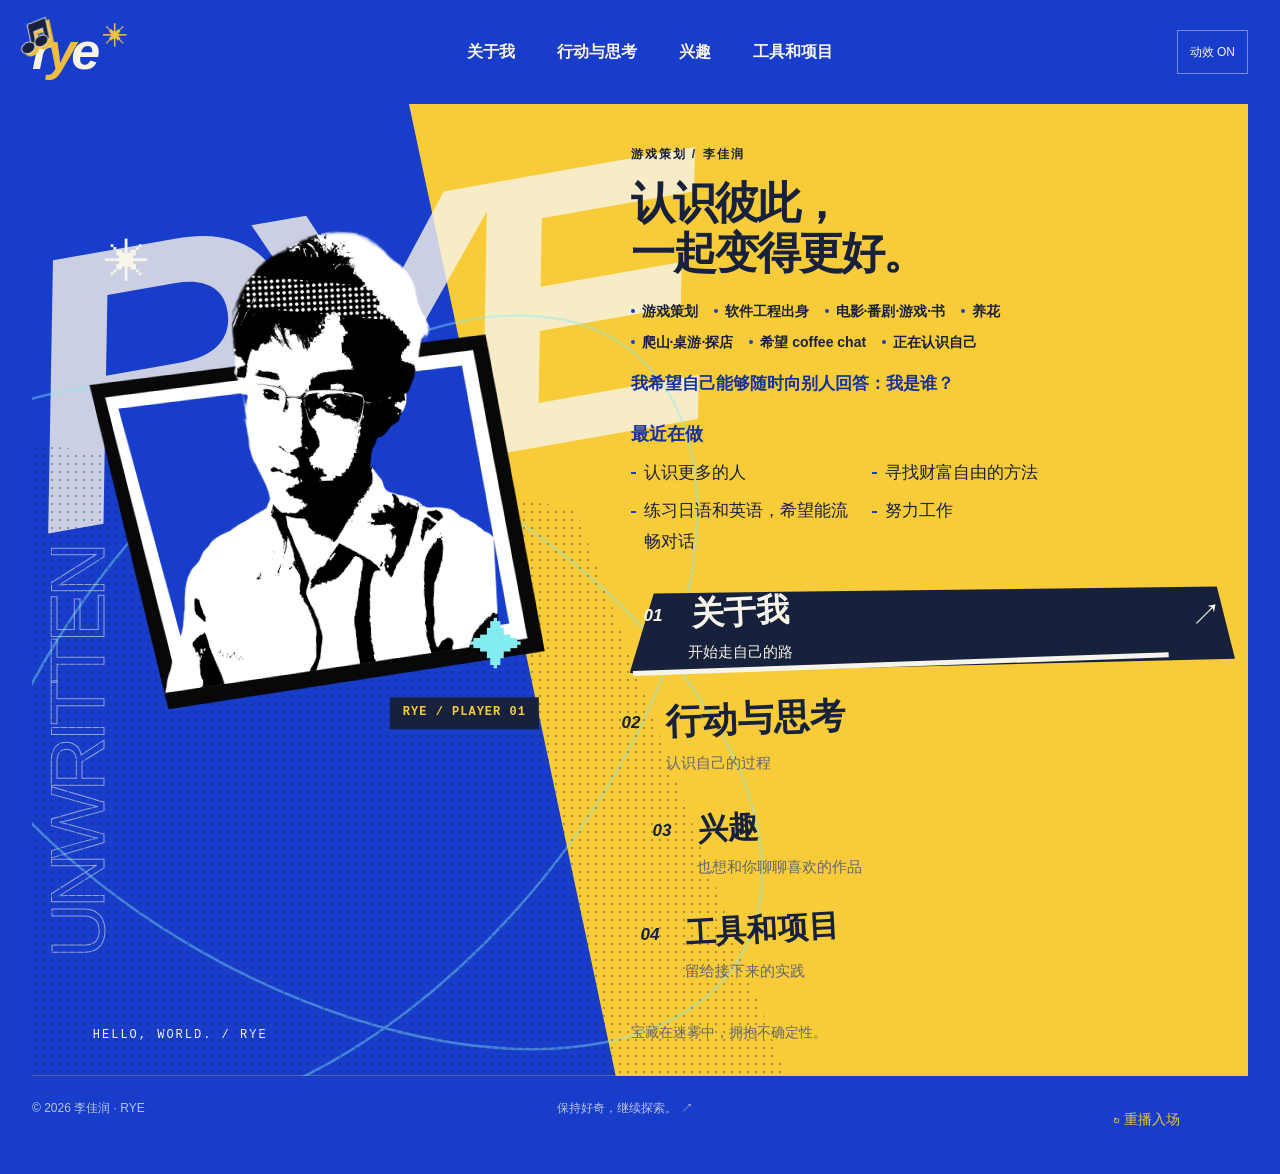
<file: design-v2.html>
<!DOCTYPE html>
<html lang="zh-CN">
<head>
  <meta charset="UTF-8" />
  <meta name="viewport" content="width=device-width, initial-scale=1.0" />
  <meta name="theme-color" content="#183dcb" />
  <title>Rye · 最新游戏界面预览</title>
  <meta name="description" content="我是李佳润，Rye，一名游戏策划。这里记录我的入行经历、行动与思考，以及喜欢的故事和音乐。认识彼此，一起变得更好。" />
  <link rel="stylesheet" href="css/style.css?v=game-1" />
  <script src="js/main.js?v=smooth-motion-20261122" defer></script>
  <link rel="stylesheet" href="css/game-ui.css?v=home-now-20261122" />
  <script src="js/game-ui.js?v=latest-design-20261122" defer></script>
</head>
<body class="game-shell">
  <a class="skip-link" href="#main">跳到正文</a>
  <div class="site-shell">
    <header class="site-header">
      <a class="brand" href="#menu" aria-label="Rye，返回主菜单">r<span class="brand-y">y</span>e<span class="brand-star" aria-hidden="true">✳</span></a>
      <nav class="navigation" aria-label="主要导航"><a href="#about" class="nav-link">关于我</a><a href="#action" class="nav-link">行动与思考</a><a href="#life" class="nav-link">兴趣</a><a href="#shares" class="nav-link">工具和项目</a></nav><button class="motion-toggle" type="button" aria-pressed="true">动效 ON</button>
      <span class="header-note">A LITTLE WORLD<br />BY RYE</span>
    </header>

    <main id="main" tabindex="-1">
<section class="panel menu-panel is-active" id="menu" aria-labelledby="menu-title">
 <div class="menu-art" aria-hidden="true">
  <span class="menu-word">RYE</span><span class="menu-outline-word">UNWRITTEN</span>
  <svg class="menu-orbits" viewBox="0 0 620 620"><ellipse cx="310" cy="310" rx="285" ry="160" transform="rotate(-40 310 310)"/><ellipse cx="310" cy="310" rx="285" ry="160" transform="rotate(40 310 310)"/></svg>
  <div class="menu-portrait"><img src="review/p5-tutorial-2026-11-21/p5-portrait-blue-transparent.png" width="1200" height="1200" alt="" fetchpriority="high" decoding="async" draggable="false"><span class="portrait-stamp">RYE / PLAYER 01</span></div>
  <span class="art-caption">HELLO, WORLD. / RYE</span><span class="art-corner">✳</span><span class="art-spark">✦</span>
 </div>
 <div class="menu-content"><p class="eyebrow">游戏策划 / 李佳润</p><h1 id="menu-title" tabindex="-1">认识彼此，<br>一起变得更好。</h1>
  <ul class="identity-tags" aria-label="个人标签"><li>游戏策划</li><li>软件工程出身</li><li>电影·番剧·游戏·书</li><li>养花</li><li>爬山·桌游·探店</li><li>希望 coffee chat</li><li>正在认识自己</li></ul>
  <p class="identity-statement">我希望自己能够随时向别人回答：<span>我是谁？</span></p>
  <section class="home-now" aria-labelledby="home-now-title"><h2 id="home-now-title">最近在做</h2><ul><li>认识更多的人</li><li>寻找财富自由的方法</li><li>练习日语和英语，希望能流畅对话</li><li>努力工作</li></ul></section>
  <nav class="main-choices" aria-label="从这里开始"><a href="#about"><span>01</span><strong>关于我</strong><i aria-hidden="true">↗</i><small>开始走自己的路</small></a><a href="#action"><span>02</span><strong>行动与思考</strong><i aria-hidden="true">↗</i><small>认识自己的过程</small></a><a href="#life"><span>03</span><strong>兴趣</strong><i aria-hidden="true">↗</i><small>也想和你聊聊喜欢的作品</small></a><a href="#shares"><span>04</span><strong>工具和项目</strong><i aria-hidden="true">↗</i><small>留给接下来的实践</small></a></nav><p class="menu-foot">宝藏在迷雾中，拥抱不确定性。</p></div>
 </section>
      <section class="panel home-panel" id="about" aria-labelledby="home-title" hidden>
        <a class="page-return" href="#menu"><span class="return-mark" aria-hidden="true">←</span><span>返回主菜单</span></a><div class="page-heading about-heading"><p class="eyebrow">01 / ABOUT ME</p><h1 id="home-title" tabindex="-1">一些关于我的事</h1><p>李佳润 · Rye / 游戏策划</p></div>
        <div class="home-stories" id="stories">
          <div class="section-overline"><span>一些关于我的事</span><span>GET TO KNOW ME</span></div>
          <article class="intro-row">
            <div class="intro-number" aria-hidden="true">01<span>START</span></div>
            <div class="intro-copy">
              <h2>开始走自己的路</h2>
              <p>双非本科，读着并不热衷的软件工程，也担心未来的工作会被 AI 替代。后来，我开始改变<a class="keyword" href="#action/cognition">认知<span aria-hidden="true">↗</span></a>和<a class="keyword" href="#action/environment">环境<span aria-hidden="true">↗</span></a>，朝游戏策划的方向行动，拿到了实习机会，如今已经转正。</p>
            </div>
          </article>
          <article class="intro-row">
            <div class="intro-number" aria-hidden="true">02<span>EXPLORE</span></div>
            <div class="intro-copy">
              <h2>重新认识自己<small>Know Yourself</small></h2>
              <p>我是真的不喜欢，还是还没试过？为了重新找回幸福感，我开始走出去，认识不同的人，也重新探索自己想住的<a class="keyword" href="#action/home">房子<span aria-hidden="true">↗</span></a>、想做的<a class="keyword" href="#action/work">工作<span aria-hidden="true">↗</span></a>和期待的<a class="keyword" href="#action/relationship">恋爱关系<span aria-hidden="true">↗</span></a>。有些答案，我想在生活里慢慢找到。</p>
            </div>
          </article>
          <article class="intro-row">
            <div class="intro-number" aria-hidden="true">03<span>CONNECT</span></div>
            <div class="intro-copy">
              <h2>也想和你聊聊喜欢的作品</h2>
              <p>电影、番剧、音乐、游戏和书，占据了我不少空闲时间。如果你也喜欢其中的某部作品，我们或许就有了聊天的开场。</p>
              <div class="text-links"><a href="#life">看看我的兴趣 <span aria-hidden="true">↗</span></a><a href="#music">去音乐大厅 <span aria-hidden="true">↗</span></a></div>
            </div>
          </article>
          <div class="stories-bottom"><span class="tiny-star" aria-hidden="true">✳</span><p>宝藏在迷雾中，拥抱不确定性。</p><span aria-hidden="true">↗</span></div>
        </div>
      </section>

      <section class="panel reading-panel" id="action" aria-labelledby="action-title" hidden>
        <a class="page-return action-menu-return" href="#menu"><span class="return-mark" aria-hidden="true">←</span><span>返回主菜单</span></a><div class="page-heading" data-action-heading><p class="eyebrow">02 / KNOW YOURSELF</p><h1 id="action-title" tabindex="-1">行动与思考<span>↗</span></h1><p>认识自己的过程。</p></div>
        <div class="topic-stage"><nav class="topic-directory" aria-label="选择阅读主题">
          <a href="#action/cognition" data-topic-preview="0"><svg viewBox="0 0 100 100" fill="none" stroke="currentColor" stroke-width="5" stroke-linecap="square" aria-hidden="true"><path d="M20 78V48L48 20m-28 28h42m-14-28h20v20M62 48h18v30"/></svg><span class="topic-number">01</span><span><strong>认知</strong><span>有些机会，开始尝试以后才看得见。</span></span><span aria-hidden="true">↗</span></a>
          <a href="#action/environment" data-topic-preview="1"><svg viewBox="0 0 100 100" fill="none" stroke="currentColor" stroke-width="5" stroke-linecap="square" aria-hidden="true"><path d="M18 16h64v68H18zM50 16v68M18 48h64"/></svg><span class="topic-number">02</span><span><strong>环境</strong><span>环境不仅影响能做什么，也影响拿什么经历来认识自己。</span></span><span aria-hidden="true">↗</span></a>
          <a href="#action/home" data-topic-preview="2"><svg viewBox="0 0 100 100" fill="none" stroke="currentColor" stroke-width="5" stroke-linecap="square" aria-hidden="true"><path d="M12 48L50 16l38 32M24 40v44h52V40M43 84V60h16v24"/></svg><span class="topic-number">03</span><span><strong>房子</strong><span>住过这些地方，现在比较在意阳光、卫生和自己的空间。</span></span><span aria-hidden="true">↗</span></a>
          <a href="#action/work" data-topic-preview="3"><svg viewBox="0 0 100 100" fill="none" stroke="currentColor" stroke-width="5" stroke-linecap="square" aria-hidden="true"><path d="M20 76l5-20L69 12l19 19-44 44-24 5zM25 56l19 19M59 22l19 19"/></svg><span class="topic-number">04</span><span><strong>工作</strong><span>比较喜欢人物美术和技能特效需求这部分。</span></span><span aria-hidden="true">↗</span></a>
          <a href="#action/relationship" data-topic-preview="4"><svg viewBox="0 0 100 100" fill="none" stroke="currentColor" stroke-width="5" stroke-linecap="square" aria-hidden="true"><path d="M55 28a25 25 0 1 0 0 44M45 28a25 25 0 1 1 0 44"/></svg><span class="topic-number">05</span><span><strong>恋爱关系</strong><span>和不同的人交流后，原来的一些想法变了。</span></span><span aria-hidden="true">↗</span></a>
        </nav><aside class="topic-preview" aria-hidden="true"><svg viewBox="0 0 100 100" fill="none" stroke="currentColor" stroke-width="5" stroke-linecap="square" aria-hidden="true"><path d="M20 78V48L48 20m-28 28h42m-14-28h20v20M62 48h18v30"/></svg><span>01 / 认知</span><p>有些机会，开始尝试以后才看得见。</p></aside></div>
        <div class="article-toolbar" hidden>
          <p class="article-path"><span class="know-yourself">KNOW YOURSELF</span>行动与思考 / <span data-topic-name></span></p>
          <nav aria-label="文章返回"><a href="#about" data-reading-return hidden><span class="return-mark" aria-hidden="true">←</span><span data-return-label>返回刚才的位置</span></a><a href="#action" class="all-topics">全部主题 ↗</a></nav>
        </div>
        <div class="reading-layout">
          <aside class="reading-index chapter-index" aria-label="认知小节"><span>本篇目录 / 5 节</span><a href="#action/cognition/uncertainty">01 拥抱不确定性</a><a href="#action/cognition/growth">02 成长型思维</a><a href="#action/cognition/agency">03 主体思维</a><a href="#action/cognition/action">04 行动引领思考</a><a href="#action/cognition/learning">05 向有成果的人学习</a></aside>
          <div class="reading-content">
            <article class="note-entry" id="cognition" tabindex="-1">
              <span class="note-index">01 / 认知</span>
              <h2>几个容易听懂，却不容易内化的想法</h2>
              <p>大三的时候，开始走此前没准备过的游戏策划路线。看了课代表立正不少视频和课程，其中几个想法对当时的我起了作用：拥抱不确定性、成长型思维、主体思维、行动引领思考。</p>
              <p>这些东西很容易听懂，但碰到自己的事，还是不容易用上。</p>
              <section class="note-subsection" id="cognition-uncertainty" tabindex="-1" aria-labelledby="cognition-uncertainty-title">
                <h3 id="cognition-uncertainty-title">拥抱不确定性：宝藏在迷雾中</h3>
                <p>学生时代，考什么、学什么，大多有人告诉我们。从中小学开始，一直在考试中获得成绩，好像只要埋头读书就可以了。习惯了有考题、有范围，也有比较明确的评价。</p>
                <p>但到了社会，没有人会给你出考题，得自己去找。想做什么、往哪走，也没有一个标准答案。</p>
                <p>宝藏在迷雾中。有些机会，开始尝试以后才看得见。读《伟大为什么不能被计划》时，里面关于计划的讨论，也让我重新想了想这件事。</p>
                <p>就拿这个网站来说。没做过并上线过网站，不知道能不能用 AI 做出符合我品味的动画和交互，也不知道最后能带来什么确定的东西。或许大家根本不想认识我，或许我的经验无法帮助任何人。有一万个理由否定做个人网站的想法。</p>
                <p>网站就是在这些问题还没有答案的时候，开始做的。</p>
              </section>
              <section class="note-subsection" id="cognition-growth" tabindex="-1" aria-labelledby="cognition-growth-title">
                <h3 id="cognition-growth-title">成长型思维：现在不会，还可以学</h3>
                <p>当时不清楚游戏策划要做什么，只有不到一年就要实习了，换方向怎么看都有点晚。如果觉得能力就这样了，学不了多少东西，那这条路根本不会去走。</p>
                <p>《刻意练习》让我关注到，学习也有方法。不会的东西，可以拆开练，可以找反馈，再改。现在做不到和以后学不会，中间还隔着一个学习的过程。</p>
                <p>关注付出，也关注这次到底学到了什么。一次结果不好，可能有很多原因，至少不用立刻变成“我就是不行”。练了没变化，也得看看方法有没有问题。</p>
                <p>遇到挑战时，注意力能放到能学到什么上面，很多事情才有继续尝试的空间。</p>
              </section>
              <section class="note-subsection" id="cognition-agency" tabindex="-1" aria-labelledby="cognition-agency-title">
                <h3 id="cognition-agency-title">主体思维：选择还是得自己来做</h3>
                <p>老师讲过十几年前计算机专业的就业机会，再看现在，已经是另一回事。环境会变，选了一个当时看起来不错的专业，也保证不了以后的路。</p>
                <p>环境不好会影响机会，这个影响确实存在。但如果一直停在抱怨上，等社会环境变好，自己能做的事也就一直没做。</p>
                <p>以前想做什么，学校、家长都会告诉我们该怎么选。习惯了听安排，后来连需要自己判断的东西，也一起交出去了。</p>
                <p>可最后，做这份工作、过这种生活的，还是自己。建议可以听，选择还是得自己来做。</p>
                <p>大三转向游戏策划，就是开始走自己的路。和周围一些人的方向不一样，当时也没法证明这一定是个好选择。</p>
              </section>
              <section class="note-subsection" id="cognition-action" tabindex="-1" aria-labelledby="cognition-action-title">
                <h3 id="cognition-action-title">行动引领思考：有些东西，做了才知道</h3>
                <p>网站最后能做成什么样，大家会不会喜欢，光想很难有答案。代码能呈现什么效果，AI 能帮到什么程度，也得实际用起来才能了解。</p>
                <p>有了能看的版本，喜欢哪里、不喜欢哪里，才有具体的东西可以讨论。想法也会跟着变，原来没想到的问题会冒出来。</p>
                <p>很多思考需要这些实际接触到的东西。一直没开始，就只能围着原来的想象打转。</p>
              </section>
              <section class="note-subsection" id="cognition-learning" tabindex="-1" aria-labelledby="cognition-learning-title">
                <h3 id="cognition-learning-title">想获得想要的成果，就去找已经获得成果的人学习</h3>
                <p>有些东西，不用全靠自己从头摸索。已经有人走过这条路，做出过成果，可以看看他们具体做了什么，哪些地方值得学。</p>
                <p>只看结果，很容易觉得对方厉害、自己做不到。再往前看一点，才有可能看到那些能学的东西。</p>
                <p>当然，起点、条件、时机都可能不一样。能学到做法，不代表能复制结果。</p>
              </section>
              <p>最后打个预防针，事物是很多维的，这里只摘了一部分对我比较重要的东西。也还在慢慢内化，有想讨论的可以联系我。</p>
            </article>
            <article class="note-entry" id="environment" tabindex="-1">
              <span class="note-index">02 / 环境</span><h2>过去的自己，也和过去的环境有关</h2>
              <section class="note-subsection" id="environment-scope" tabindex="-1" aria-labelledby="environment-scope-title">
                <h3 id="environment-scope-title">环境包括什么</h3>
                <p>环境可以是物理的。身边放着一大袋零食，就会想吃；房间太乱，就会心烦。</p>
                <p>也可以是一本书。读过《刻意练习》，会更相信人可以成长。</p>
                <p>也可以是身边和网络上的人。室友考研，自己也更可能考研；室友喜欢游戏，自己也更可能喜欢游戏。朋友会乐器，会想学；朋友会跳舞，也会想试试。</p>
              </section>
              <section class="note-subsection" id="environment-experience" tabindex="-1" aria-labelledby="environment-experience-title">
                <h3 id="environment-experience-title">没做过，不一定是不喜欢</h3>
                <p>钱不够的时候，付费社交、穿搭、自我投资，很多事可能根本不在考虑范围里。时间、机会、身边有没有人一起，也都影响能接触到什么。</p>
                <p>没尝试过，和尝试以后发现不喜欢，是两回事。以前觉得自己不需要、不在意的东西，也可能只是当时没有条件接触。</p>
                <p>环境不仅影响能做什么，也影响拿什么经历来认识自己。</p>
              </section>
              <section class="note-subsection" id="environment-people" tabindex="-1" aria-labelledby="environment-people-title">
                <h3 id="environment-people-title">换一群人，能看见不同的路</h3>
                <p>大学时，周围有准备考公考研的同学，也看到了已经获得游戏实习的同学。游戏行业原来已经有人进去了，这条路就在身边。</p>
                <p>后来减少了和方向不同的同学的接触，开始走自己的路。接触什么人、看到什么信息，会影响觉得什么事情是可能的。</p>
                <p>环境还会影响表现出来的样子。在熟悉的人面前话很多，在陌生人面前沉默，可能和安全感、有没有共同话题有关。换一群人，表现也可能不一样。</p>
                <p>过去的行为发生在过去的环境里，不能只凭这些就把自己定死。</p>
              </section>
              <section class="note-subsection" id="environment-performance" tabindex="-1" aria-labelledby="environment-performance-title">
                <h3 id="environment-performance-title">一次表现，说明不了全部</h3>
                <p>在一个团队里做得不好，可能有能力和经验的问题，也可能和任务、协作方式、资源有关。换个环境不一定全解决，留下来继续努力也不一定都能解决。</p>
                <p>工作里具体哪件事不会做，什么地方没沟通好，哪些条件一直缺着，得分开看。直接归成“我能力不行”，或者全归成“环境太差”，很多东西就看不见了。</p>
                <p>提升自己和寻找合适的环境，可以同时考虑。不用先把当前环境里的所有问题都解决，才有资格想别的可能。</p>
              </section>
              <section class="note-subsection" id="environment-social" tabindex="-1" aria-labelledby="environment-social-title">
                <h3 id="environment-social-title">最近的社交尝试</h3>
                <p>想要什么，选择或改变环境很重要。</p>
                <p>我不擅长社交，所以现在开始更多地展示自己，参加活动。</p>
                <p>这四个月，除了一个人探店、观展，还参加了三次陌生人聚餐、多次桌游、两次徒步爬山，跟别人去了一次动物园，试了一次简单的 cos。只用周末，就做了不少以前没试过的事。</p>
                <p>做这个网站，也是想让更多人认识我，认识些学校和工作以外的人。</p>
              </section>
            </article>
            <article class="note-entry" id="home" tabindex="-1">
              <span class="note-index">03 / 房子</span><h2>想住在什么样的地方</h2>
              <p>住过这些地方，现在比较在意阳光、卫生和自己的空间。但一个人住久了，也会想有人陪。</p>
              <section class="note-subsection" id="home-childhood" tabindex="-1" aria-labelledby="home-childhood-title">
                <h3 id="home-childhood-title">小时候的平房</h3>
                <p>小时候住在很大的平房里，爷爷奶奶也一起住。外面有菜园，远一点有池塘和玩耍的地方，邻居家的几个孩子可以一起玩。</p>
                <p>活动空间大，也自由，还能养猫。家里人挤在一起，但很温馨。</p>
              </section>
              <section class="note-subsection" id="home-family" tabindex="-1" aria-labelledby="home-family-title">
                <h3 id="home-family-title">后来的两个家</h3>
                <p>上小学时，平房拆迁了。算上家里买的一套房，一共有两套。</p>
                <p>住得最久的是六楼那套，从小学一年级一直到后来高中、大学住宿。小时候爬楼不算太辛苦。外面能玩的地方少了，但住起来比平房舒服。</p>
                <p>家里三个孩子，我和哥哥一个房间，能一起玩游戏，但有时候没什么隐私。</p>
                <p>隔一面墙就是学校，早上有时很吵，但看着学生的样子，又觉得很有能量。这是我记忆最多的家。</p>
                <p>另一套在二楼，主要是爷爷奶奶住，空间比较开阔。经常有亲戚串门，玩电脑也不会有我妈在旁边给压力。不过亲戚偶尔见见还好，总是接触，也不是很喜欢。</p>
              </section>
              <section class="note-subsection" id="home-dormitory" tabindex="-1" aria-labelledby="home-dormitory-title">
                <h3 id="home-dormitory-title">高中和大学宿舍</h3>
                <p>高中宿舍条件一般。集体生活压力比较大，没自己的空间。不过能约人跑步、打羽毛球、去图书馆，也有一些有趣的事。</p>
                <p>大学宿舍也差不多，住得舒不舒服，很看室友。高中大家主要学习、运动，大学更自由，但有些室友晚上很吵，也不爱卫生。吐槽一下，大学四年的厕所基本都是我在洗。</p>
              </section>
              <section class="note-subsection" id="home-renting" tabindex="-1" aria-labelledby="home-renting-title">
                <h3 id="home-renting-title">两次租房</h3>
                <p>第一次租在城中村，住了五个月。第一次租房没注意采光，虽然早上一般不在家，但还是不喜欢屋里太暗。</p>
                <p>刚开始一个人住还好，后来会孤独，尤其生病没人照顾的时候。有时听到楼下情侣说话，还会有点羡慕。</p>
                <p>现在的房子阳光很足，也有地方养花。一个人住很自由，但很多时候太安静，反而更觉得孤独。</p>
              </section>
            </article>
            <article class="note-entry" id="work" tabindex="-1">
              <span class="note-index">04 / 工作</span><h2>工作</h2>
              <section class="note-subsection" id="work-game-planning" tabindex="-1" aria-labelledby="work-game-planning-title">
                <h3 id="work-game-planning-title">游戏策划</h3>
                <p>现在做游戏策划，日常要写活动、系统策划案，配表，提人物皮肤美术需求、技能特效需求。也有很多时间在和不同岗位的人沟通、开会。</p>
                <p>比较喜欢人物美术和技能特效需求这部分。可以从以前喜欢的作品里找灵感，还挺爽的。</p>
                <p>工作后也犯过一些错，特别是需要别人帮我善后的时候，会比较难受。</p>
                <p>不喜欢的地方也有，有些可能和环境有关。这里可能会被熟人看到，就不展开了。感兴趣可以直接找我聊。</p>
                <p>以后也想找机会做副业。</p>
              </section>
              <section class="note-subsection" id="work-tutoring" tabindex="-1" aria-labelledby="work-tutoring-title">
                <h3 id="work-tutoring-title">做家教</h3>
                <p>大二想赚点钱，去做了家教。教一个初一男生数学，一小时 60 元，周末教两小时。</p>
                <p>人挺乖的，但教起来没那么容易。把题拆得很细，也试过类比这些方法，还是没能很好地教会他。当时讲完会做，过几十分钟又不会了。现在回头看，应该还可以多试些教法。</p>
                <p>后来生病，又赶上期末，就匆忙结束了。觉得自己以后应该不会当老师，也就没想着继续做家教。算是一次不错的经历。</p>
              </section>
              <div class="text-links"><a href="#action/environment-experience">环境如何影响尝试？ <span aria-hidden="true">↗</span></a></div>
            </article>
            <article class="note-entry" id="relationship" tabindex="-1">
              <span class="note-index">05 / 恋爱关系</span><h2>恋爱</h2>
              <p>工作以前很少想谈恋爱。升学、找工作，加上自己的兴趣，已经挺充实了。工作稳定些以后，加上生病时的孤独感，才开始想认识一个特别的人。到现在四个多月。</p>
              <p>我的恋爱观比较理想，也比较纯爱。但容易考虑太多，还没怎么相处，就先有了很多判断和结论。现在也在学怎么和女生自然相处、倾听，保持自己的主体性，提高自己的价值。</p>
              <p>以前不怎么发朋友圈，担心隐私、被比较。但不展示，别人也少了一个了解我的机会。现在开始每周分享一些生活。</p>
              <p>也发现自己会喜欢好看一些的女生，所以自己也开始健身，研究穿搭、发型。还没到满意的状态，但有在改变。</p>
              <p>和不同的人交流后，原来的一些想法变了。没有完全认同别人的看法，但确实很有价值。</p>
              <p>到现在有遇到过有好感的女生，但还没谈上恋爱。或许四个多月还太短，还有好多东西要学。具体经历不在这里写，想聊的可以联系我。</p>
            </article>
            <nav class="topic-related text-links" aria-label="读完之后" hidden></nav>
          </div>
        </div>
      </section>

      <section class="panel collection-panel" id="life" aria-labelledby="life-title" hidden>
        <a class="page-return" href="#menu"><span class="return-mark" aria-hidden="true">←</span><span>返回主菜单</span></a>
        <div class="page-heading"><p class="eyebrow">03 / SIDE QUESTS</p><h1 id="life-title" tabindex="-1">故事之外，还有故事<span>✳</span></h1><p>电影、番剧、游戏和书。也想和你聊聊喜欢的作品。</p></div>
        <div class="everyday-interests"><h2>平时也喜欢</h2><ul aria-label="日常兴趣"><li>爬山</li><li>桌游</li><li>探店</li></ul><p>希望能和大家 coffee chat。</p></div>
        <div class="interest-categories" role="group" aria-label="兴趣类别" hidden>
          <button type="button" data-interest-category="interest-animation" aria-controls="interest-animation" aria-pressed="true">番剧 <i>19 部／系列</i></button>
          <button type="button" data-interest-category="interest-games" aria-controls="interest-games" aria-pressed="false">游戏 <i>6 款</i></button>
          <button type="button" data-interest-category="interest-films" aria-controls="interest-films" aria-pressed="false">电影 <i>10 部</i></button>
          <button type="button" data-interest-category="interest-books" aria-controls="interest-books" aria-pressed="false">书 <i>8 本</i></button>
        </div>
        <section class="interest-collection" id="interest-animation" aria-labelledby="interest-animation-title">
          <h2 id="interest-animation-title">最喜欢的一些番剧</h2>
          <ul class="interest-list">
            <li>物语系列</li><li>CLANNAD</li><li>心理测量者</li><li>狼与香辛料</li><li>反叛的鲁路修</li>
            <li>轻音少女</li><li>排球少年</li><li>三月的狮子</li><li>来自深渊</li><li>暗杀教室</li>
            <li>FLCL（特别的她）</li><li>葬送的芙莉莲</li><li>血界战线</li><li>冰菓</li><li>龙与虎</li>
            <li>宝石之国</li><li>漂流少年</li><li>Angel Beats!</li><li>xxxHOLiC</li>
          </ul>
        </section>
        <section class="interest-collection" id="interest-games" aria-labelledby="interest-games-title">
          <h2 id="interest-games-title">玩过的一部分游戏</h2>
          <ul class="interest-list"><li>八方旅人</li><li>最终幻想7</li><li>女神异闻录5</li><li>鸣潮</li><li>英雄联盟</li><li>杀戮尖塔</li></ul>
        </section>
        <section class="interest-collection" id="interest-films" aria-labelledby="interest-films-title">
          <h2 id="interest-films-title">喜欢、也推荐的电影</h2>
          <ul class="interest-list"><li>海上钢琴师</li><li>怦然心动</li><li>黑天鹅</li><li>银翼杀手</li><li>天堂电影院</li><li>天使爱美丽</li><li>飞越疯人院</li><li>死亡诗社</li><li>爱乐之城</li><li>楚门的世界</li></ul>
        </section>
        <section class="interest-collection" id="interest-books" aria-labelledby="interest-books-title">
          <h2 id="interest-books-title">推荐的书</h2>
          <ul class="interest-list"><li>麦田里的守望者</li><li>伟大为什么不能被计划</li><li>被讨厌的勇气</li><li>绿野仙踪</li><li>变形记</li><li>禅与摩托车维修艺术</li><li>纳瓦尔宝典</li><li>老人与海</li></ul>
        </section>
        <div class="text-links"><a href="#music">换个频道，去音乐大厅 ↗</a><a href="#about" class="page-return" data-return-home><span class="return-mark" aria-hidden="true">←</span><span>返回自我介绍</span></a></div>
      </section>

      <section class="panel collection-panel" id="music" aria-labelledby="music-title" hidden>
        <a class="page-return" href="#menu"><span class="return-mark" aria-hidden="true">←</span><span>返回主菜单</span></a>
        <div class="page-heading"><p class="eyebrow">04 / MUSIC HALL</p><h1 id="music-title" tabindex="-1">音乐大厅<span>♪</span></h1><p>给喜欢的音乐，留一个位置。</p></div>
        <p class="collection-description">音乐分为两类，曲目还在整理。点按右下角的音符可展开，拖动可移动；这里暂时没有播放功能。</p><div class="music-categories"><section aria-label="有人声的音乐"><span class="music-category-icon" role="img" aria-label="有人声的音乐"><svg viewBox="0 0 24 24" aria-hidden="true"><rect x="8" y="2" width="8" height="13" rx="4"/><path d="M5 10v2a7 7 0 0 0 14 0v-2M12 19v3M8 22h8"/></svg></span><p>曲目待添加。</p></section><section aria-label="器乐音乐"><span class="music-category-icon" role="img" aria-label="器乐音乐"><svg viewBox="0 0 24 24" aria-hidden="true"><path d="M3 3h18v18H3zM9 3v18M15 3v18M6 3v9M12 3v9M18 3v9"/></svg></span><p>曲目待添加。</p></section></div><a class="page-return" href="#about" data-return-home><span class="return-mark" aria-hidden="true">←</span><span>回到关于我</span></a>
      </section>

      <section class="panel collection-panel" id="shares" aria-labelledby="shares-title" hidden>
        <a class="page-return" href="#menu"><span class="return-mark" aria-hidden="true">←</span><span>返回主菜单</span></a>
        <div class="page-heading"><p class="eyebrow">05 / WORK IN PROGRESS</p><h1 id="shares-title" tabindex="-1">工具和项目分享<span>↗</span></h1><p>做过的东西，和想分享的发现。</p></div>
        <div class="empty-note"><span aria-hidden="true">＋</span><h2>留一块地方，给接下来的实践。</h2><p>具体工具和项目还在整理，有内容后再放进来。</p><a class="page-return" href="#about" data-return-home><span class="return-mark" aria-hidden="true">←</span><span>先认识一下我</span></a></div>
      </section>
    </main>
    <div class="menu-burst" aria-hidden="true" hidden>✳</div>
    <div class="scene-transition" aria-hidden="true" hidden><div class="scene-cuts"><i></i><i></i><i></i></div><span></span></div>

    <footer class="site-footer"><span>© <span id="year">2026</span> 李佳润 · RYE</span><span>保持好奇，继续探索。<span aria-hidden="true"> ↗</span></span></footer>
  </div>
  <noscript><style>.panel[hidden] { display: block !important; } .reading-index { position: static; }</style><p class="noscript-note">当前显示所有栏目；开启 JavaScript 后可使用栏目切换和阅读位置恢复。</p></noscript>
<aside class="sound-widget" aria-label="音乐附件" data-kind="vocal">
 <button class="sound-disc" type="button" aria-label="音乐：展开歌单；方向键移动，Home归位" aria-expanded="false" aria-controls="sound-options"><svg viewBox="0 0 48 48" aria-hidden="true"><path d="M17 9 39 5v25l-5 1V16l-12 2v17l-5 1Z"/><ellipse cx="12" cy="36" rx="8" ry="6" transform="rotate(-18 12 36)"/><ellipse cx="29" cy="31" rx="8" ry="6" transform="rotate(-18 29 31)"/></svg></button>
 <div class="sound-options" id="sound-options" hidden><div class="sound-controls"><button type="button" data-sound-kind="vocal" aria-label="有人声的音乐" aria-pressed="true"><svg viewBox="0 0 24 24" aria-hidden="true"><rect x="8" y="2" width="8" height="13" rx="4"/><path d="M5 10v2a7 7 0 0 0 14 0v-2M12 19v3M8 22h8"/></svg></button><button type="button" data-sound-kind="instrumental" aria-label="器乐音乐" aria-pressed="false"><svg viewBox="0 0 24 24" aria-hidden="true"><path d="M3 3h18v18H3zM9 3v18M15 3v18M6 3v9M12 3v9M18 3v9"/></svg></button><button type="button" disabled aria-label="播放不可用：尚未添加曲目"><svg viewBox="0 0 24 24" aria-hidden="true"><path d="m8 5 12 7-12 7z"/></svg></button></div><div class="sound-status-row"><p class="sound-caption" role="status">曲目待添加</p><a href="#music" aria-label="音乐内容"><svg viewBox="0 0 24 24" aria-hidden="true"><path d="M5 19 19 5M5 5h14v14"/></svg></a></div></div>
 </aside>
</body>
</html>
</file>
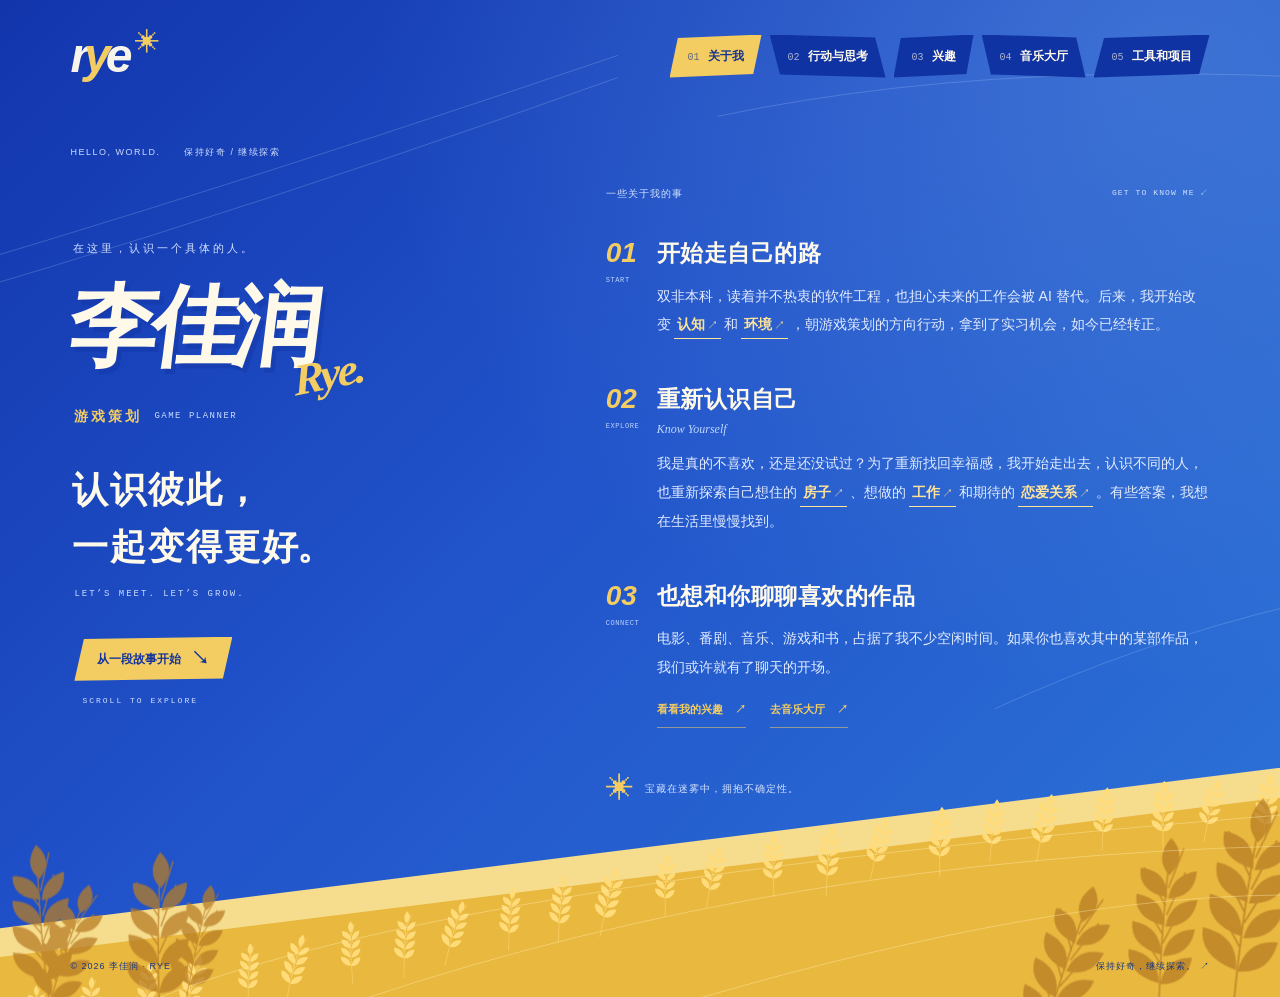
<file: review/legacy-pages-2026-11-21/design-v2.html>
<!DOCTYPE html>
<html lang="zh-CN">
<head>
  <meta charset="UTF-8" />
  <meta name="viewport" content="width=device-width, initial-scale=1.0" />
  <meta name="theme-color" content="#183dcb" />
  <title>Rye · 坡上麦田 — 第二版设计预览</title>
  <meta name="description" content="我是李佳润，Rye，一名游戏策划。这里记录我的入行经历、行动与思考，以及喜欢的故事和音乐。认识彼此，一起变得更好。" />
  <link rel="stylesheet" href="css/style.css?v=interests-1" />
  <link rel="stylesheet" href="css/open-sky.css?v=reading-2" />
  <script src="js/main.js?v=interests-1" defer></script>
</head>
<body class="open-sky">
  <div class="sky-scene" aria-hidden="true">
    <div class="sky-light"></div>
    <svg class="wind-lines" viewBox="0 0 1440 900" preserveAspectRatio="xMidYMid slice"><path d="M-100 300Q260 200 700 50M-100 323Q260 228 700 70M790 105Q1100 40 1520 85M1040 640Q1300 520 1600 505" /></svg>
    <div class="far-hill"></div>
    <div class="near-hill"></div>
    <svg class="wheat-field" viewBox="0 0 1440 370" preserveAspectRatio="xMidYMax slice">
      <defs>
        <g id="grain">
          <path class="stem" d="M0 168Q10 82 27 8M19 50L4 15M23 35L40 2M14 75L-2 40M19 58L39 23M9 99L-8 64M13 82L35 49" />
          <path d="M25 24Q13 8 30-8Q43 9 25 24M21 43Q-4 35 1 15Q24 20 21 43M22 44Q45 45 49 23Q27 24 22 44M16 67Q-10 58-5 37Q19 44 16 67M17 68Q40 70 47 48Q23 46 17 68M11 92Q-16 81-11 60Q13 67 11 92M12 93Q36 95 42 73Q19 71 12 93M6 116Q-21 105-17 84Q9 91 6 116M7 117Q30 120 37 97Q14 94 7 117" />
        </g>
      </defs>
      <g class="distant-grains">
        <use href="#grain" transform="translate(30 252) scale(.38) rotate(-12)"/><use href="#grain" transform="translate(91 242) scale(.42) rotate(-8)"/><use href="#grain" transform="translate(157 225) scale(.4) rotate(-5)"/><use href="#grain" transform="translate(212 215) scale(.44) rotate(4)"/><use href="#grain" transform="translate(270 204) scale(.4) rotate(-8)"/><use href="#grain" transform="translate(327 192) scale(.45) rotate(4)"/><use href="#grain" transform="translate(383 180) scale(.4) rotate(-12)"/><use href="#grain" transform="translate(446 168) scale(.42) rotate(-7)"/><use href="#grain" transform="translate(508 154) scale(.42) rotate(6)"/><use href="#grain" transform="translate(565 141) scale(.4) rotate(-6)"/><use href="#grain" transform="translate(622 128) scale(.42) rotate(-5)"/><use href="#grain" transform="translate(680 117) scale(.45) rotate(4)"/><use href="#grain" transform="translate(739 103) scale(.4) rotate(-8)"/><use href="#grain" transform="translate(798 92) scale(.4) rotate(3)"/><use href="#grain" transform="translate(859 81) scale(.4) rotate(-10)"/><use href="#grain" transform="translate(923 72) scale(.44) rotate(-5)"/><use href="#grain" transform="translate(985 60) scale(.4) rotate(5)"/><use href="#grain" transform="translate(1047 51) scale(.44) rotate(-8)"/><use href="#grain" transform="translate(1110 41) scale(.4) rotate(-3)"/><use href="#grain" transform="translate(1170 34) scale(.44) rotate(3)"/><use href="#grain" transform="translate(1234 28) scale(.4) rotate(-5)"/><use href="#grain" transform="translate(1297 22) scale(.45) rotate(-9)"/><use href="#grain" transform="translate(1358 18) scale(.4) rotate(3)"/><use href="#grain" transform="translate(1416 13) scale(.45) rotate(-4)"/>
      </g>
      <g class="foreground-grains"><use href="#grain" transform="translate(8 217) scale(1.2) rotate(-15)"/><use href="#grain" transform="translate(68 247) scale(1.05) rotate(8)"/><use href="#grain" transform="translate(145 223) scale(1.25) rotate(-10)"/><use href="#grain" transform="translate(210 250) scale(.9) rotate(2)"/><use href="#grain" transform="translate(1190 250) scale(1.3) rotate(8)"/><use href="#grain" transform="translate(1280 205) scale(1.3) rotate(-6)"/><use href="#grain" transform="translate(1375 160) scale(1.55) rotate(-2)"/></g>
      <g class="field-lines"><path d="M180 370Q510 240 1440 165M415 370Q880 215 1440 200M790 370Q1180 257 1440 255"/></g>
    </svg>
  </div>
  <a class="skip-link" href="#main">跳到正文</a>
  <div class="site-shell">
    <header class="site-header">
      <a class="brand" href="#about" aria-label="Rye，返回首页">r<span class="brand-y">y</span>e<span class="brand-star" aria-hidden="true">✳</span></a>
      <nav class="navigation" aria-label="主要导航">
        <a href="#about" class="nav-link is-active" aria-current="page"><span>01</span>关于我</a>
        <a href="#action" class="nav-link"><span>02</span>行动与思考</a>
        <a href="#life" class="nav-link"><span>03</span>兴趣</a>
        <a href="#music" class="nav-link"><span>04</span>音乐大厅</a>
        <a href="#shares" class="nav-link"><span>05</span>工具和项目</a>
      </nav>
      <span class="header-note">不止一种可能<br />A LITTLE WORLD BY RYE</span>
    </header>

    <main id="main" tabindex="-1">
      <section class="panel home-panel is-active" id="about" aria-labelledby="home-title">
        <div class="identity">
          <div class="identity-top"><span>HELLO, WORLD.</span><span>保持好奇 / 继续探索</span></div>
          <div class="rye-wordmark" aria-hidden="true">RYE</div>
          <svg class="wheat-art" viewBox="0 0 460 400" fill="none" aria-hidden="true">
            <circle cx="263" cy="203" r="145" stroke="currentColor" stroke-width="1" />
            <circle cx="263" cy="203" r="126" stroke="currentColor" stroke-width="1" stroke-dasharray="2 8" />
            <path d="M79 385C180 304 253 185 312 43M146 400C222 316 296 249 399 205" stroke="currentColor" stroke-width="4" />
            <g fill="currentColor">
              <path d="M296 83Q269 45 299 8Q326 48 296 83ZM282 113Q236 99 242 55Q288 71 282 113ZM281 115Q325 116 345 74Q302 72 281 115ZM264 151Q219 136 222 95Q268 109 264 151ZM264 151Q309 155 332 113Q289 111 264 151ZM245 190Q199 176 200 134Q248 147 245 190ZM245 190Q289 196 316 155Q270 151 245 190ZM221 230Q176 213 177 171Q224 186 221 230ZM221 230Q265 239 295 198Q249 192 221 230ZM196 267Q151 251 148 209Q196 224 196 267ZM196 267Q240 279 271 239Q225 232 196 267ZM369 225Q373 188 415 180Q412 220 369 225ZM339 245Q335 205 371 186Q379 226 339 245ZM337 248Q368 275 402 251Q373 222 337 248ZM305 273Q300 234 331 213Q343 254 305 273ZM302 276Q332 306 368 284Q337 252 302 276ZM271 303Q260 264 288 240Q306 278 271 303ZM269 306Q298 337 334 318Q306 285 269 306Z" />
            </g>
            <path d="M42 178h31m-15-15v30M385 68h24m-12-12v24M362 345h35m-17-17v34" stroke="currentColor" stroke-width="2" />
          </svg>
          <div class="name-block">
            <p class="identity-kicker">在这里，认识一个具体的人。</p>
            <div class="name-line"><h1 id="home-title">李佳润<span>Rye.</span></h1><span class="occupation">游戏策划<span>GAME PLANNER</span></span></div>
            <p class="purpose">认识彼此，<br />一起变得更好<span class="period">。</span></p>
            <p class="purpose-en">LET’S MEET. LET’S GROW.</p>
          </div>
          <div class="identity-bottom"><a href="#stories">从一段故事开始 <span aria-hidden="true">↘</span></a><span>SCROLL TO EXPLORE</span></div>
          <svg class="mobile-field" viewBox="0 0 390 174" preserveAspectRatio="none" aria-hidden="true">
            <path d="M0 75Q180 25 390 0V174H0Z" fill="#f6dd8e"/>
            <path d="M0 103Q185 48 390 28V174H0Z" fill="#e9b83f"/>
            <g fill="#ffe49a" color="#ffe49a">
              <use href="#grain" transform="translate(20 98) scale(.23)"/><use href="#grain" transform="translate(61 83) scale(.25)"/><use href="#grain" transform="translate(105 72) scale(.22)"/><use href="#grain" transform="translate(147 61) scale(.25)"/><use href="#grain" transform="translate(190 50) scale(.22)"/><use href="#grain" transform="translate(232 40) scale(.25)"/><use href="#grain" transform="translate(275 31) scale(.23)"/><use href="#grain" transform="translate(318 22) scale(.25)"/><use href="#grain" transform="translate(360 16) scale(.22)"/>
            </g>
            <g fill="none" stroke="#fff0b4" opacity=".4"><path d="M0 153Q190 95 390 80M80 174Q230 126 390 112"/></g>
          </svg>
        </div>

        <div class="home-stories" id="stories">
          <div class="section-overline"><span>一些关于我的事</span><span>GET TO KNOW ME ↙</span></div>
          <article class="intro-row">
            <div class="intro-number" aria-hidden="true">01<span>START</span></div>
            <div class="intro-copy">
              <h2>开始走自己的路</h2>
              <p>双非本科，读着并不热衷的软件工程，也担心未来的工作会被 AI 替代。后来，我开始改变<a class="keyword" href="#action/cognition">认知<span aria-hidden="true">↗</span></a>和<a class="keyword" href="#action/environment">环境<span aria-hidden="true">↗</span></a>，朝游戏策划的方向行动，拿到了实习机会，如今已经转正。</p>
            </div>
          </article>
          <article class="intro-row">
            <div class="intro-number" aria-hidden="true">02<span>EXPLORE</span></div>
            <div class="intro-copy">
              <h2>重新认识自己<small>Know Yourself</small></h2>
              <p>我是真的不喜欢，还是还没试过？为了重新找回幸福感，我开始走出去，认识不同的人，也重新探索自己想住的<a class="keyword" href="#action/home">房子<span aria-hidden="true">↗</span></a>、想做的<a class="keyword" href="#action/work">工作<span aria-hidden="true">↗</span></a>和期待的<a class="keyword" href="#action/relationship">恋爱关系<span aria-hidden="true">↗</span></a>。有些答案，我想在生活里慢慢找到。</p>
            </div>
          </article>
          <article class="intro-row">
            <div class="intro-number" aria-hidden="true">03<span>CONNECT</span></div>
            <div class="intro-copy">
              <h2>也想和你聊聊喜欢的作品</h2>
              <p>电影、番剧、音乐、游戏和书，占据了我不少空闲时间。如果你也喜欢其中的某部作品，我们或许就有了聊天的开场。</p>
              <div class="text-links"><a href="#life">看看我的兴趣 <span aria-hidden="true">↗</span></a><a href="#music">去音乐大厅 <span aria-hidden="true">↗</span></a></div>
            </div>
          </article>
          <div class="stories-bottom"><span class="tiny-star" aria-hidden="true">✳</span><p>宝藏在迷雾中，拥抱不确定性。</p><span aria-hidden="true">↗</span></div>
        </div>
      </section>

      <section class="panel reading-panel" id="action" aria-labelledby="action-title" hidden>
        <div class="page-heading" data-action-heading><p class="eyebrow">02 / KNOW YOURSELF</p><h1 id="action-title" tabindex="-1">行动与思考<span>↗</span></h1><p>认识自己的过程。</p></div>
        <nav class="topic-directory" aria-label="选择阅读主题">
          <a href="#action/cognition"><span class="topic-number">01</span><span><strong>认知</strong><span>几个容易听懂，却不容易内化的想法</span></span><span aria-hidden="true">↗</span></a>
          <a href="#action/environment"><span class="topic-number">02</span><span><strong>环境</strong><span>过去的自己，也和过去的环境有关</span></span><span aria-hidden="true">↗</span></a>
          <a href="#action/home"><span class="topic-number">03</span><span><strong>房子</strong><span>想住在什么样的地方</span></span><span aria-hidden="true">↗</span></a>
          <a href="#action/work"><span class="topic-number">04</span><span><strong>工作</strong><span>游戏策划、做家教</span></span><span aria-hidden="true">↗</span></a>
          <a href="#action/relationship"><span class="topic-number">05</span><span><strong>恋爱关系</strong><span>想法与改变</span></span><span aria-hidden="true">↗</span></a>
        </nav>
        <div class="article-toolbar" hidden>
          <p class="article-path"><span class="know-yourself">KNOW YOURSELF</span>行动与思考 / <span data-topic-name></span></p>
          <nav aria-label="文章返回"><a href="#about" data-reading-return hidden>↙ 返回刚才的位置</a><a href="#action">浏览全部主题 ↗</a></nav>
        </div>
        <div class="reading-layout">
          <aside class="reading-index chapter-index" aria-label="认知小节"><span>本篇目录 / 5 节</span><a href="#action/cognition/uncertainty">01 拥抱不确定性</a><a href="#action/cognition/growth">02 成长型思维</a><a href="#action/cognition/agency">03 主体思维</a><a href="#action/cognition/action">04 行动引领思考</a><a href="#action/cognition/learning">05 向有成果的人学习</a></aside>
          <div class="reading-content">
            <article class="note-entry" id="cognition" tabindex="-1">
              <span class="note-index">01 / 认知</span>
              <h2>几个容易听懂，却不容易内化的想法</h2>
              <p>大三的时候，开始走此前没准备过的游戏策划路线。看了课代表立正不少视频和课程，其中几个想法对当时的我起了作用：拥抱不确定性、成长型思维、主体思维、行动引领思考。</p>
              <p>这些东西很容易听懂，但碰到自己的事，还是不容易用上。</p>
              <section class="note-subsection" id="cognition-uncertainty" tabindex="-1" aria-labelledby="cognition-uncertainty-title">
                <h3 id="cognition-uncertainty-title">拥抱不确定性：宝藏在迷雾中</h3>
                <p>学生时代，考什么、学什么，大多有人告诉我们。从中小学开始，一直在考试中获得成绩，好像只要埋头读书就可以了。习惯了有考题、有范围，也有比较明确的评价。</p>
                <p>但到了社会，没有人会给你出考题，得自己去找。想做什么、往哪走，也没有一个标准答案。</p>
                <p>宝藏在迷雾中。有些机会，开始尝试以后才看得见。读《伟大为什么不能被计划》时，里面关于计划的讨论，也让我重新想了想这件事。</p>
                <p>就拿这个网站来说。没做过并上线过网站，不知道能不能用 AI 做出符合我品味的动画和交互，也不知道最后能带来什么确定的东西。或许大家根本不想认识我，或许我的经验无法帮助任何人。有一万个理由否定做个人网站的想法。</p>
                <p>网站就是在这些问题还没有答案的时候，开始做的。</p>
              </section>
              <section class="note-subsection" id="cognition-growth" tabindex="-1" aria-labelledby="cognition-growth-title">
                <h3 id="cognition-growth-title">成长型思维：现在不会，还可以学</h3>
                <p>当时不清楚游戏策划要做什么，只有不到一年就要实习了，换方向怎么看都有点晚。如果觉得能力就这样了，学不了多少东西，那这条路根本不会去走。</p>
                <p>《刻意练习》让我关注到，学习也有方法。不会的东西，可以拆开练，可以找反馈，再改。现在做不到和以后学不会，中间还隔着一个学习的过程。</p>
                <p>关注付出，也关注这次到底学到了什么。一次结果不好，可能有很多原因，至少不用立刻变成“我就是不行”。练了没变化，也得看看方法有没有问题。</p>
                <p>遇到挑战时，注意力能放到能学到什么上面，很多事情才有继续尝试的空间。</p>
              </section>
              <section class="note-subsection" id="cognition-agency" tabindex="-1" aria-labelledby="cognition-agency-title">
                <h3 id="cognition-agency-title">主体思维：选择还是得自己来做</h3>
                <p>老师讲过十几年前计算机专业的就业机会，再看现在，已经是另一回事。环境会变，选了一个当时看起来不错的专业，也保证不了以后的路。</p>
                <p>环境不好会影响机会，这个影响确实存在。但如果一直停在抱怨上，等社会环境变好，自己能做的事也就一直没做。</p>
                <p>以前想做什么，学校、家长都会告诉我们该怎么选。习惯了听安排，后来连需要自己判断的东西，也一起交出去了。</p>
                <p>可最后，做这份工作、过这种生活的，还是自己。建议可以听，选择还是得自己来做。</p>
                <p>大三转向游戏策划，就是开始走自己的路。和周围一些人的方向不一样，当时也没法证明这一定是个好选择。</p>
              </section>
              <section class="note-subsection" id="cognition-action" tabindex="-1" aria-labelledby="cognition-action-title">
                <h3 id="cognition-action-title">行动引领思考：有些东西，做了才知道</h3>
                <p>网站最后能做成什么样，大家会不会喜欢，光想很难有答案。代码能呈现什么效果，AI 能帮到什么程度，也得实际用起来才能了解。</p>
                <p>有了能看的版本，喜欢哪里、不喜欢哪里，才有具体的东西可以讨论。想法也会跟着变，原来没想到的问题会冒出来。</p>
                <p>很多思考需要这些实际接触到的东西。一直没开始，就只能围着原来的想象打转。</p>
              </section>
              <section class="note-subsection" id="cognition-learning" tabindex="-1" aria-labelledby="cognition-learning-title">
                <h3 id="cognition-learning-title">想获得想要的成果，就去找已经获得成果的人学习</h3>
                <p>有些东西，不用全靠自己从头摸索。已经有人走过这条路，做出过成果，可以看看他们具体做了什么，哪些地方值得学。</p>
                <p>只看结果，很容易觉得对方厉害、自己做不到。再往前看一点，才有可能看到那些能学的东西。</p>
                <p>当然，起点、条件、时机都可能不一样。能学到做法，不代表能复制结果。</p>
              </section>
              <p>最后打个预防针，事物是很多维的，这里只摘了一部分对我比较重要的东西。也还在慢慢内化，有想讨论的可以联系我。</p>
            </article>
            <article class="note-entry" id="environment" tabindex="-1">
              <span class="note-index">02 / 环境</span><h2>过去的自己，也和过去的环境有关</h2>
              <section class="note-subsection" id="environment-scope" tabindex="-1" aria-labelledby="environment-scope-title">
                <h3 id="environment-scope-title">环境包括什么</h3>
                <p>环境可以是物理的。身边放着一大袋零食，就会想吃；房间太乱，就会心烦。</p>
                <p>也可以是一本书。读过《刻意练习》，会更相信人可以成长。</p>
                <p>也可以是身边和网络上的人。室友考研，自己也更可能考研；室友喜欢游戏，自己也更可能喜欢游戏。朋友会乐器，会想学；朋友会跳舞，也会想试试。</p>
              </section>
              <section class="note-subsection" id="environment-experience" tabindex="-1" aria-labelledby="environment-experience-title">
                <h3 id="environment-experience-title">没做过，不一定是不喜欢</h3>
                <p>钱不够的时候，付费社交、穿搭、自我投资，很多事可能根本不在考虑范围里。时间、机会、身边有没有人一起，也都影响能接触到什么。</p>
                <p>没尝试过，和尝试以后发现不喜欢，是两回事。以前觉得自己不需要、不在意的东西，也可能只是当时没有条件接触。</p>
                <p>环境不仅影响能做什么，也影响拿什么经历来认识自己。</p>
              </section>
              <section class="note-subsection" id="environment-people" tabindex="-1" aria-labelledby="environment-people-title">
                <h3 id="environment-people-title">换一群人，能看见不同的路</h3>
                <p>大学时，周围有准备考公考研的同学，也看到了已经获得游戏实习的同学。游戏行业原来已经有人进去了，这条路就在身边。</p>
                <p>后来减少了和方向不同的同学的接触，开始走自己的路。接触什么人、看到什么信息，会影响觉得什么事情是可能的。</p>
                <p>环境还会影响表现出来的样子。在熟悉的人面前话很多，在陌生人面前沉默，可能和安全感、有没有共同话题有关。换一群人，表现也可能不一样。</p>
                <p>过去的行为发生在过去的环境里，不能只凭这些就把自己定死。</p>
              </section>
              <section class="note-subsection" id="environment-performance" tabindex="-1" aria-labelledby="environment-performance-title">
                <h3 id="environment-performance-title">一次表现，说明不了全部</h3>
                <p>在一个团队里做得不好，可能有能力和经验的问题，也可能和任务、协作方式、资源有关。换个环境不一定全解决，留下来继续努力也不一定都能解决。</p>
                <p>工作里具体哪件事不会做，什么地方没沟通好，哪些条件一直缺着，得分开看。直接归成“我能力不行”，或者全归成“环境太差”，很多东西就看不见了。</p>
                <p>提升自己和寻找合适的环境，可以同时考虑。不用先把当前环境里的所有问题都解决，才有资格想别的可能。</p>
              </section>
              <section class="note-subsection" id="environment-social" tabindex="-1" aria-labelledby="environment-social-title">
                <h3 id="environment-social-title">最近的社交尝试</h3>
                <p>想要什么，选择或改变环境很重要。</p>
                <p>我不擅长社交，所以现在开始更多地展示自己，参加活动。</p>
                <p>这四个月，除了一个人探店、观展，还参加了三次陌生人聚餐、多次桌游、两次徒步爬山，跟别人去了一次动物园，试了一次简单的 cos。只用周末，就做了不少以前没试过的事。</p>
                <p>做这个网站，也是想让更多人认识我，认识些学校和工作以外的人。</p>
              </section>
            </article>
            <article class="note-entry" id="home" tabindex="-1">
              <span class="note-index">03 / 房子</span><h2>想住在什么样的地方</h2>
              <p>住过这些地方，现在比较在意阳光、卫生和自己的空间。但一个人住久了，也会想有人陪。</p>
              <section class="note-subsection" id="home-childhood" tabindex="-1" aria-labelledby="home-childhood-title">
                <h3 id="home-childhood-title">小时候的平房</h3>
                <p>小时候住在很大的平房里，爷爷奶奶也一起住。外面有菜园，远一点有池塘和玩耍的地方，邻居家的几个孩子可以一起玩。</p>
                <p>活动空间大，也自由，还能养猫。家里人挤在一起，但很温馨。</p>
              </section>
              <section class="note-subsection" id="home-family" tabindex="-1" aria-labelledby="home-family-title">
                <h3 id="home-family-title">后来的两个家</h3>
                <p>上小学时，平房拆迁了。算上家里买的一套房，一共有两套。</p>
                <p>住得最久的是六楼那套，从小学一年级一直到后来高中、大学住宿。小时候爬楼不算太辛苦。外面能玩的地方少了，但住起来比平房舒服。</p>
                <p>家里三个孩子，我和哥哥一个房间，能一起玩游戏，但有时候没什么隐私。</p>
                <p>隔一面墙就是学校，早上有时很吵，但看着学生的样子，又觉得很有能量。这是我记忆最多的家。</p>
                <p>另一套在二楼，主要是爷爷奶奶住，空间比较开阔。经常有亲戚串门，玩电脑也不会有我妈在旁边给压力。不过亲戚偶尔见见还好，总是接触，也不是很喜欢。</p>
              </section>
              <section class="note-subsection" id="home-dormitory" tabindex="-1" aria-labelledby="home-dormitory-title">
                <h3 id="home-dormitory-title">高中和大学宿舍</h3>
                <p>高中宿舍条件一般。集体生活压力比较大，没自己的空间。不过能约人跑步、打羽毛球、去图书馆，也有一些有趣的事。</p>
                <p>大学宿舍也差不多，住得舒不舒服，很看室友。高中大家主要学习、运动，大学更自由，但有些室友晚上很吵，也不爱卫生。吐槽一下，大学四年的厕所基本都是我在洗。</p>
              </section>
              <section class="note-subsection" id="home-renting" tabindex="-1" aria-labelledby="home-renting-title">
                <h3 id="home-renting-title">两次租房</h3>
                <p>第一次租在城中村，住了五个月。第一次租房没注意采光，虽然早上一般不在家，但还是不喜欢屋里太暗。</p>
                <p>刚开始一个人住还好，后来会孤独，尤其生病没人照顾的时候。有时听到楼下情侣说话，还会有点羡慕。</p>
                <p>现在的房子阳光很足，也有地方养花。一个人住很自由，但很多时候太安静，反而更觉得孤独。</p>
              </section>
            </article>
            <article class="note-entry" id="work" tabindex="-1">
              <span class="note-index">04 / 工作</span><h2>工作</h2>
              <section class="note-subsection" id="work-game-planning" tabindex="-1" aria-labelledby="work-game-planning-title">
                <h3 id="work-game-planning-title">游戏策划</h3>
                <p>现在做游戏策划，日常要写活动、系统策划案，配表，提人物皮肤美术需求、技能特效需求。也有很多时间在和不同岗位的人沟通、开会。</p>
                <p>比较喜欢人物美术和技能特效需求这部分。可以从以前喜欢的作品里找灵感，还挺爽的。</p>
                <p>工作后也犯过一些错，特别是需要别人帮我善后的时候，会比较难受。</p>
                <p>不喜欢的地方也有，有些可能和环境有关。这里可能会被熟人看到，就不展开了。感兴趣可以直接找我聊。</p>
                <p>以后也想找机会做副业。</p>
              </section>
              <section class="note-subsection" id="work-tutoring" tabindex="-1" aria-labelledby="work-tutoring-title">
                <h3 id="work-tutoring-title">做家教</h3>
                <p>大二想赚点钱，去做了家教。教一个初一男生数学，一小时 60 元，周末教两小时。</p>
                <p>人挺乖的，但教起来没那么容易。把题拆得很细，也试过类比这些方法，还是没能很好地教会他。当时讲完会做，过几十分钟又不会了。现在回头看，应该还可以多试些教法。</p>
                <p>后来生病，又赶上期末，就匆忙结束了。觉得自己以后应该不会当老师，也就没想着继续做家教。算是一次不错的经历。</p>
              </section>
              <div class="text-links"><a href="#action/environment-experience">环境如何影响尝试？ <span aria-hidden="true">↗</span></a></div>
            </article>
            <article class="note-entry" id="relationship" tabindex="-1">
              <span class="note-index">05 / 恋爱关系</span><h2>恋爱</h2>
              <p>工作以前很少想谈恋爱。升学、找工作，加上自己的兴趣，已经挺充实了。工作稳定些以后，加上生病时的孤独感，才开始想认识一个特别的人。到现在四个多月。</p>
              <p>我的恋爱观比较理想，也比较纯爱。但容易考虑太多，还没怎么相处，就先有了很多判断和结论。现在也在学怎么和女生自然相处、倾听，保持自己的主体性，提高自己的价值。</p>
              <p>以前不怎么发朋友圈，担心隐私、被比较。但不展示，别人也少了一个了解我的机会。现在开始每周分享一些生活。</p>
              <p>也发现自己会喜欢好看一些的女生，所以自己也开始健身，研究穿搭、发型。还没到满意的状态，但有在改变。</p>
              <p>和不同的人交流后，原来的一些想法变了。没有完全认同别人的看法，但确实很有价值。</p>
              <p>到现在有遇到过有好感的女生，但还没谈上恋爱。或许四个多月还太短，还有好多东西要学。具体经历不在这里写，想聊的可以联系我。</p>
            </article>
            <nav class="topic-related text-links" aria-label="读完之后" hidden></nav>
          </div>
        </div>
      </section>

      <section class="panel collection-panel" id="life" aria-labelledby="life-title" hidden>
        <div class="page-heading"><p class="eyebrow">03 / SIDE QUESTS</p><h1 id="life-title" tabindex="-1">故事之外，还有故事<span>✳</span></h1><p>电影、番剧、游戏和书。也想和你聊聊喜欢的作品。</p></div>
        <div class="interest-categories" role="group" aria-label="兴趣类别" hidden>
          <button type="button" data-interest-category="interest-animation" aria-controls="interest-animation" aria-pressed="true">番剧 <i>19 部／系列</i></button>
          <button type="button" data-interest-category="interest-games" aria-controls="interest-games" aria-pressed="false">游戏 <i>6 款</i></button>
          <button type="button" data-interest-category="interest-films" aria-controls="interest-films" aria-pressed="false">电影 <i>10 部</i></button>
          <button type="button" data-interest-category="interest-books" aria-controls="interest-books" aria-pressed="false">书 <i>8 本</i></button>
        </div>
        <section class="interest-collection" id="interest-animation" aria-labelledby="interest-animation-title">
          <h2 id="interest-animation-title">最喜欢的一些番剧</h2>
          <ul class="interest-list">
            <li>物语系列</li><li>CLANNAD</li><li>心理测量者</li><li>狼与香辛料</li><li>反叛的鲁路修</li>
            <li>轻音少女</li><li>排球少年</li><li>三月的狮子</li><li>来自深渊</li><li>暗杀教室</li>
            <li>FLCL（特别的她）</li><li>葬送的芙莉莲</li><li>血界战线</li><li>冰菓</li><li>龙与虎</li>
            <li>宝石之国</li><li>漂流少年</li><li>Angel Beats!</li><li>xxxHOLiC</li>
          </ul>
        </section>
        <section class="interest-collection" id="interest-games" aria-labelledby="interest-games-title">
          <h2 id="interest-games-title">玩过的一部分游戏</h2>
          <ul class="interest-list"><li>八方旅人</li><li>最终幻想7</li><li>女神异闻录5</li><li>鸣潮</li><li>英雄联盟</li><li>杀戮尖塔</li></ul>
        </section>
        <section class="interest-collection" id="interest-films" aria-labelledby="interest-films-title">
          <h2 id="interest-films-title">喜欢、也推荐的电影</h2>
          <ul class="interest-list"><li>海上钢琴师</li><li>怦然心动</li><li>黑天鹅</li><li>银翼杀手</li><li>天堂电影院</li><li>天使爱美丽</li><li>飞越疯人院</li><li>死亡诗社</li><li>爱乐之城</li><li>楚门的世界</li></ul>
        </section>
        <section class="interest-collection" id="interest-books" aria-labelledby="interest-books-title">
          <h2 id="interest-books-title">推荐的书</h2>
          <ul class="interest-list"><li>麦田里的守望者</li><li>伟大为什么不能被计划</li><li>被讨厌的勇气</li><li>绿野仙踪</li><li>变形记</li><li>禅与摩托车维修艺术</li><li>纳瓦尔宝典</li><li>老人与海</li></ul>
        </section>
        <div class="text-links"><a href="#music">换个频道，去音乐大厅 ↗</a><a href="#about" data-return-home>回到关于我 ↙</a></div>
      </section>

      <section class="panel collection-panel" id="music" aria-labelledby="music-title" hidden>
        <div class="page-heading"><p class="eyebrow">04 / MUSIC HALL</p><h1 id="music-title" tabindex="-1">音乐大厅<span>♪</span></h1><p>给喜欢的音乐，留一个位置。</p></div>
        <p class="collection-description">先留下六个名字。曲目还在整理，这里暂时没有播放功能。</p>
        <div class="music-grid" aria-label="音乐内容的六个候选名称">
          <article class="music-item"><span>01 /</span><h2>NO<br />LIMIT</h2><p>不设限</p><span class="music-mark" aria-hidden="true">↗</span></article>
          <article class="music-item"><span>02 /</span><h2 aria-label="OTHERWORLD">OTHER<br />WORLD</h2><p>另一个世界</p><span class="music-mark" aria-hidden="true">✳</span></article>
          <article class="music-item"><span>03 /</span><h2>FOREVER<br />YOUNG</h2><p>永远年轻</p><span class="music-mark" aria-hidden="true">∞</span></article>
          <article class="music-item"><span>04 /</span><h2>AFTER<br />DARK</h2><p>午夜之后</p><span class="music-mark" aria-hidden="true">☾</span></article>
          <article class="music-item"><span>05 /</span><h2>GOOD<br />VIBES</h2><p>天气俱乐部</p><span class="music-mark" aria-hidden="true">☼</span></article>
          <article class="music-item"><span>06 /</span><h2>SOUL<br />SPACE</h2><p>灵魂留白</p><span class="music-mark" aria-hidden="true">≈</span></article>
        </div>
        <a class="return-button" href="#about" data-return-home>↙ 回到关于我</a>
      </section>

      <section class="panel collection-panel" id="shares" aria-labelledby="shares-title" hidden>
        <div class="page-heading"><p class="eyebrow">05 / WORK IN PROGRESS</p><h1 id="shares-title" tabindex="-1">工具和项目分享<span>↗</span></h1><p>做过的东西，和想分享的发现。</p></div>
        <div class="empty-note"><span aria-hidden="true">＋</span><h2>留一块地方，给接下来的实践。</h2><p>具体工具和项目还在整理，有内容后再放进来。</p><a class="return-button" href="#about" data-return-home>↙ 先认识一下我</a></div>
      </section>
    </main>

    <footer class="site-footer"><span>© <span id="year">2026</span> 李佳润 · RYE</span><span>保持好奇，继续探索。<span aria-hidden="true"> ↗</span></span></footer>
  </div>
  <noscript><style>.panel[hidden] { display: block !important; } .reading-index { position: static; }</style><p class="noscript-note">当前显示所有栏目；开启 JavaScript 后可使用栏目切换和阅读位置恢复。</p></noscript>
</body>
</html>
</file>
<file: css/style.css>
:root {
  --blue: #183dcb;
  --blue-dark: #102b92;
  --gold: #e9b83f;
  --paper: #f7f5eb;
  --ink: #162b68;
  --muted: #59617b;
  --line: #c8cbd4;
  --sans: "Microsoft YaHei", "PingFang SC", "Noto Sans SC", sans-serif;
}
* { box-sizing: border-box; }
html { scroll-padding-top: 110px; }
body { margin: 0; padding: 0 26px; background: var(--blue); color: var(--ink); font-family: var(--sans); -webkit-font-smoothing: antialiased; }
a { color: inherit; text-decoration: none; }
button, a { -webkit-tap-highlight-color: transparent; }
a:focus-visible { outline: 3px solid var(--blue); outline-offset: 5px; }
h1, h2, p { margin: 0; }
button { font: inherit; }
[hidden] { display: none !important; }
.skip-link { position: fixed; top: -100px; left: 20px; z-index: 30; padding: 12px 20px; background: var(--gold); color: var(--blue); }
.skip-link:focus { top: 12px; }
.site-shell { max-width: 1512px; margin: 0 auto; }
.site-header { min-height: 108px; display: flex; align-items: center; gap: 40px; color: var(--paper); }
.brand { display: flex; align-items: center; position: relative; padding-right: 28px; font: 900 italic 53px/.8 Arial, sans-serif; letter-spacing: -5px; }
.brand-y { color: var(--gold); }
.brand-star { position: absolute; top: -7px; right: 0; font: 25px/1 Arial, sans-serif; color: var(--gold); }
.navigation { display: flex; align-items: center; justify-content: center; gap: clamp(8px, 1.3vw, 24px); margin: 0 auto; }
.nav-link { position: relative; display: flex; align-items: baseline; gap: 8px; padding: 12px 13px; font-size: 14px; font-weight: 700; white-space: nowrap; transition: color .18s, background .18s; }
.nav-link > span { font: 10px/1.2 Consolas, monospace; opacity: .65; }
.nav-link.is-active { color: var(--blue); background: var(--gold); box-shadow: 4px 4px 0 var(--blue-dark); transform: rotate(-3deg); }
.nav-link:hover { background: var(--paper); color: var(--blue); }
.site-header a:focus-visible { outline-color: var(--gold); }
.header-note { font: 10px/1.5 Consolas, monospace; letter-spacing: 1.5px; text-align: right; white-space: nowrap; }
main { background: var(--paper); }
.home-panel { display: grid; grid-template-columns: .94fr 1.06fr; min-height: 710px; }
.identity { position: relative; display: flex; flex-direction: column; overflow: hidden; padding: 25px 36px 23px; isolation: isolate; background: var(--gold); border-right: 2px solid var(--blue); }
.identity::after { content: ""; position: absolute; width: 330px; height: 330px; right: -230px; top: 40%; border: 1px solid var(--blue); transform: rotate(35deg); z-index: -1; }
.identity-top, .identity-bottom { display: flex; justify-content: space-between; align-items: center; gap: 10px; font: 10px/1.5 Consolas, var(--sans); letter-spacing: 1px; }
.identity-top { color: var(--blue-dark); }
.rye-wordmark { margin-top: 20px; position: relative; z-index: 1; color: var(--blue); font: 900 italic clamp(130px, 15vw, 219px)/.94 Arial, sans-serif; letter-spacing: -.09em; transform: translateX(-11px); }
.wheat-art { position: absolute; z-index: -1; width: 92%; right: -12%; top: 70px; color: var(--blue); opacity: .19; transform: rotate(-8deg); }
.name-block { margin-top: auto; position: relative; padding-top: 44px; }
.identity-kicker { font: 10px/1.5 Consolas, monospace; letter-spacing: 2px; margin-bottom: 13px; }
.name-line { display: flex; align-items: center; gap: 22px; }
.name-line h1 { color: var(--blue); font-size: clamp(48px, 5.7vw, 82px); font-weight: 900; letter-spacing: -5px; line-height: 1.15; transform: skew(-6deg); white-space: nowrap; }
.occupation { border-left: 2px solid var(--blue); padding-left: 16px; font-size: 15px; line-height: 1.6; font-weight: 700; white-space: nowrap; }
.occupation > span { display: block; font: 8px/1.7 Consolas, monospace; letter-spacing: .5px; }
.purpose { margin-top: 24px; color: var(--blue-dark); font-size: clamp(25px, 2.8vw, 39px); line-height: 1.5; font-weight: 800; letter-spacing: 1px; }
.period { display: inline-block; margin-left: -3px; }
.purpose-en { margin-top: 12px; font: 10px/1.5 Consolas, monospace; letter-spacing: 2px; }
.identity-bottom { margin-top: 40px; padding-top: 18px; border-top: 1px solid #183dcb66; }
.identity-bottom a { font-family: var(--sans); font-size: 11px; letter-spacing: 0; }
.identity-bottom a span { display: inline-block; font-size: 18px; padding-left: 10px; }
.home-stories { padding: 30px 36px 0; display: flex; flex-direction: column; }
.section-overline { display: flex; justify-content: space-between; gap: 12px; font-size: 10px; color: var(--muted); letter-spacing: 1px; padding-bottom: 23px; }
.section-overline > span:last-child { font: 9px/1.6 Consolas, monospace; letter-spacing: 1.1px; }
.intro-row { display: grid; grid-template-columns: 43px 1fr; gap: 18px; border-top: 1px solid var(--line); padding: 28px 0; }
.intro-number { color: var(--blue); font: italic 700 29px/1 Arial, sans-serif; padding-top: 3px; }
.intro-number > span { display: block; font: 7px/1.5 Consolas, monospace; margin-top: 8px; letter-spacing: .6px; }
.intro-copy h2 { color: var(--blue-dark); font-size: clamp(20px, 1.85vw, 26px); font-weight: 800; line-height: 1.5; margin-bottom: 12px; letter-spacing: -.5px; }
.intro-copy h2 small { display: block; font: italic 12px/1.5 Georgia, serif; margin-top: 1px; letter-spacing: 0; color: var(--muted); }
.intro-copy p { font-size: 13px; line-height: 2; color: #454e68; }
.keyword { color: var(--blue); font-weight: 800; display: inline-block; padding: 0 3px; margin: 0 2px; border-bottom: 1.5px solid var(--blue); line-height: 1.65; transition: background .15s; }
.keyword span { margin-left: 2px; font: 11px Arial, sans-serif; }
.keyword:hover { background: var(--gold); }
.text-links { display: flex; flex-wrap: wrap; gap: 26px; margin-top: 20px; }
.text-links a { font-size: 11px; font-weight: 700; color: var(--blue); padding-bottom: 4px; border-bottom: 1px solid var(--blue); }
.text-links a span { margin-left: 12px; }
.text-links a:hover { color: var(--ink); background: var(--gold); }
.stories-bottom { margin-top: auto; min-height: 66px; border-top: 1px solid var(--line); display: flex; align-items: center; gap: 12px; }
.stories-bottom p { font-size: 10px; color: var(--muted); letter-spacing: 1px; }
.stories-bottom > span:last-child { margin-left: auto; color: var(--blue); }
.tiny-star { color: var(--blue); font: 28px/1 Arial, sans-serif; }
.site-footer { display: flex; gap: 20px; justify-content: space-between; padding: 20px 0; color: #f7f5ebbb; font-size: 9px; letter-spacing: 1px; }
.site-footer > span:last-child { color: var(--gold); }
.reading-panel, .collection-panel { padding: 55px 6% 65px; min-height: 710px; }
.page-heading { border-bottom: 2px solid var(--blue); padding-bottom: 30px; }
.eyebrow { color: var(--blue); font: 10px/1.6 Consolas, monospace; letter-spacing: 2px; margin-bottom: 16px; }
.page-heading h1 { font-size: clamp(32px, 4vw, 54px); color: var(--blue); font-weight: 900; letter-spacing: -1px; line-height: 1.4; }
.page-heading h1 span { margin-left: 20px; color: var(--gold); }
.page-heading > p:last-child { font-size: 14px; color: var(--muted); margin-top: 12px; line-height: 1.9; }
.reading-layout { display: grid; grid-template-columns: 210px 1fr; gap: 7%; padding-top: 38px; align-items: start; }
.reading-index { position: sticky; top: 35px; display: flex; flex-direction: column; gap: 4px; }
.reading-index > span { color: var(--muted); font-size: 10px; letter-spacing: 2px; margin-bottom: 12px; }
.reading-index a { padding: 10px 0; font-size: 13px; color: var(--blue); }
.reading-index a:hover { text-decoration: underline; }
.reading-index .back-link { margin-top: 24px; border-top: 1px solid var(--line); font-size: 11px; }
.group-label { color: var(--muted); font-size: 12px; border-bottom: 1px solid var(--line); padding-bottom: 14px; }
.note-entry { padding: 32px 0 38px; scroll-margin-top: 28px; }
.note-entry:target { outline: none; }
.note-index { font: 10px/1.5 Consolas, var(--sans); color: var(--blue); }
.note-entry h2 { margin: 12px 0 18px; color: var(--blue-dark); font-size: 25px; line-height: 1.5; }
.note-entry p { font-size: 14px; line-height: 2.1; margin-bottom: 12px; }
.note-entry .unfinished { font-size: 12px; color: var(--muted); border-left: 2px solid var(--gold); padding-left: 12px; }
.note-subsection { margin-top: 28px; padding-top: 22px; border-top: 1px solid var(--line); scroll-margin-top: 28px; }
.note-subsection h3 { margin: 0 0 15px; color: var(--blue-dark); font-size: 18px; line-height: 1.7; }
.return-button { display: inline-block; padding: 13px 22px; background: var(--blue); color: var(--paper); font-size: 12px; font-weight: 700; border: 1px solid var(--blue); transition: background .18s, color .18s; }
.return-button:hover { background: var(--gold); color: var(--blue); }
.return-button:focus-visible { outline-offset: 4px; }
.interest-categories { display: grid; grid-template-columns: repeat(4, 1fr); border-bottom: 1px solid var(--line); }
.interest-categories > button { min-height: 72px; padding: 16px 8px; border: 0; border-bottom: 4px solid transparent; background: none; text-align: left; font-size: 20px; font-weight: 800; color: var(--blue); cursor: pointer; }
.interest-categories > button[aria-pressed="true"] { border-bottom-color: var(--blue); background: var(--gold); }
.interest-categories > button:hover { border-bottom-color: var(--blue); }
.interest-categories > button:focus-visible { outline: 3px solid var(--blue); outline-offset: -3px; }
.interest-categories i { display: block; font: normal 14px/1.5 var(--sans); margin-top: 6px; }
.interest-collection { padding: 32px 0; }
.interest-collection h2 { color: var(--blue-dark); font-size: 22px; line-height: 1.6; margin-bottom: 20px; }
.interest-list { display: grid; grid-template-columns: repeat(2, minmax(0, 1fr)); gap: 0 32px; list-style: none; padding: 0; margin: 0; }
.interest-list li { padding: 12px 0; border-bottom: 1px solid var(--line); font-size: 18px; line-height: 1.8; overflow-wrap: anywhere; }
@media (max-width: 600px) { .interest-list { grid-template-columns: 1fr; } .interest-list li { font-size: 17px; } }
.collection-note { display: flex; align-items: center; gap: 42px; padding: 54px 0; }
.large-asterisk { font: 160px/1 Arial, sans-serif; color: var(--gold); }
.collection-note h2 { font-size: 23px; line-height: 1.9; }
.collection-note p:last-child { max-width: 540px; font-size: 13px; line-height: 1.9; color: var(--muted); margin-top: 14px; }
.collection-description { margin-top: 25px; color: var(--muted); font-size: 13px; line-height: 1.9; }
.music-grid { display: grid; grid-template-columns: repeat(3, 1fr); margin: 28px 0 35px; gap: 12px; }
.music-item { position: relative; overflow: hidden; min-height: 220px; padding: 24px; background: var(--blue); color: var(--paper); }
.music-item:nth-child(2n) { background: var(--gold); color: var(--blue-dark); }
.music-item > span:first-child { font: 10px/1.4 Consolas, monospace; }
.music-item h2 { position: relative; z-index: 1; margin: 25px 0 15px; font: italic 900 clamp(23px, 3vw, 42px)/.98 Arial, sans-serif; letter-spacing: -1px; }
.music-item p { position: relative; z-index: 1; font-size: 12px; }
.music-mark { position: absolute; right: 12px; bottom: 0; font: 100px/1 Arial, sans-serif; opacity: .2; }
.empty-note { padding: 65px 0 25px; }
.empty-note > span { display: block; color: var(--gold); font: 90px/1 Arial, sans-serif; margin-bottom: 20px; }
.empty-note h2 { font-size: 24px; line-height: 1.6; }
.empty-note p { margin: 14px 0 30px; color: var(--muted); font-size: 14px; line-height: 1.9; }
.noscript-note { background: var(--paper); padding: 12px; }
@media (min-width: 1550px) { .home-panel { min-height: 780px; } .intro-row { padding: 36px 0; } .intro-copy p { font-size: 14px; } .name-block { padding-top: 65px; } }
@media (max-width: 1100px) {
  body { padding: 0 18px; }
  .site-header { gap: 20px; min-height: 95px; }
  .header-note { display: none; }
  .navigation { margin-left: auto; margin-right: 0; gap: 5px; }
  .nav-link { padding: 10px; font-size: 12px; gap: 5px; }
  .identity { padding: 24px; }
  .home-stories { padding: 25px 26px 0; }
  .name-line { flex-wrap: wrap; gap: 15px; }
  .occupation { border-left: 0; padding-left: 0; display: flex; gap: 10px; align-items: baseline; }
  .occupation > span { display: inline; }
  .rye-wordmark { font-size: 16vw; }
  .intro-row { grid-template-columns: 31px 1fr; gap: 13px; padding: 25px 0; }
  .intro-number { font-size: 24px; }
  .section-overline > span:last-child { display: none; }
  .intro-copy h2 { font-size: 21px; }
}
@media (max-width: 760px) {
  body { padding: 0 12px; }
  .site-header { display: block; padding: 22px 0 13px; }
  .brand { display: inline-flex; font-size: 44px; margin: 0 0 22px 5px; }
  .navigation { display: flex; flex-wrap: wrap; justify-content: flex-start; gap: 7px 5px; }
  .nav-link { padding: 11px 6px; font-size: 11px; gap: 0; }
  .nav-link > span { display: none; }
  .nav-link.is-active { transform: rotate(-2deg); }
  .home-panel { display: block; }
  .identity { min-height: 510px; padding: 23px 26px 20px; border-right: 0; border-bottom: 2px solid var(--blue); }
  .identity-top { font-size: 8px; }
  .rye-wordmark { font-size: clamp(120px, 31vw, 210px); margin-top: 16px; }
  .wheat-art { width: 73%; top: 22px; right: -4%; }
  .name-block { padding-top: 22px; }
  .name-line { flex-wrap: nowrap; gap: 22px; }
  .name-line h1 { font-size: clamp(47px, 12vw, 73px); letter-spacing: -3px; }
  .occupation { border-left: 1px solid var(--blue); padding-left: 15px; display: block; font-size: 12px; }
  .occupation > span { display: block; font-size: 7px; }
  .identity-kicker { font-size: 8px; margin-bottom: 8px; }
  .purpose { margin-top: 18px; font-size: 28px; }
  .purpose-en { font-size: 8px; letter-spacing: 1.6px; margin-top: 8px; }
  .identity-bottom { margin-top: 23px; font-size: 8px; padding-top: 12px; }
  .home-stories { padding: 25px 23px 0; }
  .section-overline { padding-bottom: 22px; }
  .section-overline > span:last-child { display: block; font-size: 8px; }
  .intro-row { grid-template-columns: 29px 1fr; gap: 14px; padding: 28px 0; }
  .intro-copy h2 { font-size: 21px; }
  .intro-copy p { font-size: 13px; line-height: 2.15; }
  .intro-number > span { font-size: 6px; }
  .keyword { padding-top: 2px; padding-bottom: 2px; }
  .text-links { gap: 18px; }
  .text-links a { font-size: 11px; }
  .stories-bottom p { font-size: 9px; letter-spacing: .2px; }
  .site-footer { padding: 17px 0; font-size: 8px; letter-spacing: 0; gap: 8px; }
  .reading-panel, .collection-panel { padding: 33px 24px 45px; min-height: 650px; }
  .page-heading h1 { font-size: 33px; }
  .page-heading h1 span { margin-left: 8px; }
  .page-heading > p:last-child { font-size: 12px; }
  .reading-layout { display: block; padding-top: 25px; }
  .reading-index { position: static; display: flex; flex-direction: row; flex-wrap: wrap; gap: 7px 17px; margin-bottom: 30px; }
  .reading-index > span { width: 100%; margin-bottom: 0; }
  .reading-index a { font-size: 12px; padding: 5px 0; }
  .reading-index .back-link { margin-top: 3px; border-top: 0; width: 100%; }
  .note-entry h2 { font-size: 22px; }
  .note-entry p { font-size: 13px; }
  .interest-categories { grid-template-columns: repeat(2, 1fr); }
  .interest-categories > button { font-size: 18px; }
  .collection-note { display: block; padding: 30px 0; }
  .large-asterisk { font-size: 85px; display: block; margin-bottom: 25px; }
  .collection-note h2 { font-size: 18px; }
  .music-grid { grid-template-columns: repeat(2, 1fr); gap: 9px; }
  .music-item { min-height: 187px; padding: 18px 15px; }
  .music-item h2 { font-size: clamp(21px, 6.4vw, 36px); }
  .music-mark { font-size: 75px; }
  .empty-note h2 { font-size: 22px; }
}
@media (max-width: 360px) {
  .music-item h2 { font-size: 18px; }
}
@media (prefers-reduced-motion: no-preference) {
  .panel.is-active { animation: page-in .3s ease-out both; }
  @keyframes page-in { from { opacity: .5; } to { opacity: 1; } }
}
@media (prefers-reduced-motion: reduce) { *, *::before, *::after { animation: none !important; transition: none !important; scroll-behavior: auto !important; } }

/* Topic selection and single-article reading share the two homepage versions. */
html.is-reading { scroll-padding-top: 24px; }
.topic-directory { max-width: 920px; margin: 25px auto 0; }
.topic-directory > a { display: grid; grid-template-columns: 52px minmax(0, 1fr) 24px; align-items: center; gap: 23px; min-height: 112px; padding: 24px 12px; border-bottom: 1px solid var(--line); }
.topic-number { display: inline-block; padding: 8px 0; background: var(--gold); color: var(--blue); text-align: center; font: italic 800 25px/1 Arial, sans-serif; clip-path: polygon(12% 0, 100% 0, 88% 100%, 0 100%); }
.topic-directory strong { display: block; font-size: 23px; color: var(--blue-dark); margin-bottom: 7px; }
.topic-directory strong + span { display: block; font-size: 14px; line-height: 1.7; color: var(--muted); }
.topic-directory > a > span:last-child { font-size: 24px; color: var(--blue); }
.topic-directory > a:hover strong { text-decoration: underline; text-underline-offset: 5px; }
.article-toolbar { display: flex; justify-content: space-between; flex-wrap: wrap; gap: 12px 24px; padding-bottom: 24px; border-bottom: 1px solid var(--line); }
.article-path { color: var(--muted); font-size: 12px; line-height: 2; }
.know-yourself { display: block; color: var(--blue); font: 10px/1.8 Consolas, monospace; letter-spacing: 1.5px; margin-bottom: 4px; }
.article-toolbar nav { display: flex; flex-wrap: wrap; gap: 8px 24px; }
.article-toolbar a { display: inline-flex; align-items: center; min-height: 32px; font-size: 12px; color: var(--blue); }
.article-toolbar a:hover { text-decoration: underline; }
.is-reading-topic .reading-layout { display: block; padding-top: 0; }
.is-reading-topic .reading-layout.has-chapters { display: grid; grid-template-columns: 190px minmax(0, 680px); justify-content: center; gap: 6%; padding-top: 30px; }
.is-reading-topic .reading-content { min-width: 0; max-width: 680px; margin: 0 auto; }
.is-reading-topic .has-chapters .reading-content { width: 100%; }
.is-reading-topic .note-entry { padding: 28px 0 34px; }
.is-reading-topic .note-entry h2 { margin-top: 12px; margin-bottom: 28px; font-size: clamp(25px, 2.5vw, 34px); line-height: 1.55; text-wrap: pretty; }
.is-reading-topic .note-entry p { font-size: 17px; line-height: 1.9; margin-bottom: 20px; }
.is-reading-topic .note-entry .unfinished { font-size: 14px; }
.is-reading-topic .note-subsection { margin-top: 42px; padding-top: 32px; scroll-margin-top: 24px; }
.is-reading-topic .note-subsection h3 { font-size: 22px; line-height: 1.65; margin-bottom: 22px; }
.is-reading-topic .note-subsection:last-of-type { margin-bottom: 28px; }
.note-entry:focus, .note-entry h2:focus, .note-subsection:focus { outline: none; }
.chapter-index { top: 30px; gap: 8px; }
.chapter-index a { padding: 11px 10px; font-size: 13px; line-height: 1.7; border-left: 2px solid var(--line); }
.chapter-index a[aria-current] { border-color: var(--blue); color: var(--blue-dark); background: #e9b83f33; font-weight: 700; }
.mobile-chapters { display: none; }
.topic-related { padding-top: 24px; margin-top: 0; border-top: 1px solid var(--line); }
.topic-related a { display: inline-flex; align-items: center; min-height: 44px; }
@media (max-width: 960px) {
  .is-reading-topic .reading-layout.has-chapters { display: block; padding-top: 0; }
  .is-reading-topic .chapter-index { display: none; }
  .mobile-chapters { display: block; margin: -6px 0 26px; border-top: 1px solid var(--line); border-bottom: 1px solid var(--line); }
  .mobile-chapters summary { padding: 13px 0; min-height: 48px; font-size: 13px; color: var(--blue); cursor: pointer; }
  .mobile-chapters summary:focus-visible { outline: 3px solid var(--blue); outline-offset: 3px; }
  .mobile-chapters nav { display: flex; flex-direction: column; padding: 0 0 10px; }
  .mobile-chapters a { display: flex; align-items: center; min-height: 44px; padding: 10px 12px; font-size: 14px; line-height: 1.6; color: var(--blue); }
  .mobile-chapters a[aria-current] { background: #e9b83f33; font-weight: 700; }
}
@media (max-width: 760px) {
  .is-reading-topic { padding: 22px 20px 40px; }
  .article-toolbar { gap: 4px; padding-bottom: 14px; }
  .article-path { width: 100%; font-size: 11px; }
  .article-toolbar nav { gap: 0 20px; }
  .article-toolbar a { min-height: 44px; font-size: 12px; }
  .is-reading-topic .note-entry { padding-top: 23px; }
  .is-reading-topic .note-entry h2 { font-size: 25px; margin-bottom: 25px; }
  .is-reading-topic .note-entry p { font-size: 16px; line-height: 1.9; margin-bottom: 20px; }
  .is-reading-topic .note-entry .unfinished { font-size: 14px; }
  .is-reading-topic .note-subsection { margin-top: 34px; padding-top: 27px; }
  .is-reading-topic .note-subsection h3 { font-size: 20px; }
  .topic-directory > a { grid-template-columns: 36px minmax(0, 1fr) 16px; padding: 23px 0; gap: 16px; }
  .topic-number { font-size: 21px; }
  .topic-directory strong { font-size: 21px; }
  .topic-directory strong + span { font-size: 13px; }
}
</file>
<file: css/game-ui.css>
/* Current abstract game interface; historic versions retain their own assets. */
:root { --blue: #183dcb; --blue-dark: #15319c; --ink: #17213c; --gold: #f0be3e; --paper: #f7f4e9; --muted: #626675; --line: #17213c24; }
html { scroll-padding-top: 26px; }
body.game-shell { padding: 0 32px; background: var(--blue); font-size: 18px; }
button { color: inherit; }
button:focus-visible, a:focus-visible, summary:focus-visible { outline: 3px solid var(--blue); outline-offset: 5px; }
.site-shell { max-width: 1440px; }
.site-header { min-height: 104px; gap: 28px; }
.brand { font-size: 52px; }
.navigation { gap: 10px; }
.navigation .nav-link { font-size: 16px; padding: 13px 16px; }
.nav-link.is-active { box-shadow: none; transform: skew(-5deg); }
.header-note { display: none; }
.motion-toggle { flex-shrink: 0; border: 1px solid #ffffff66; color: var(--paper); background: none; padding: 10px 12px; min-height: 44px; font-size: 12px; cursor: pointer; }
.motion-toggle:focus-visible { outline-color: var(--gold); }
main { min-height: calc(100svh - 176px); }
.panel { animation: none !important; }
h1[tabindex="-1"]:focus { outline: none; }
.menu-panel { --menu-yellow: #f8cc38; --menu-electric: #83ecf1; display: block; position: relative; min-height: 704px; overflow: clip; background: var(--menu-yellow); isolation: isolate; }
.menu-panel .menu-art { position: absolute; inset: 0; min-height: 0; height: auto; pointer-events: none; }
.menu-art::before { content: ''; position: absolute; inset: 0; background: var(--blue); clip-path: polygon(0 0,31% 0,48% 100%,0 100%); transition: clip-path 450ms cubic-bezier(.2,.8,.2,1); }
.menu-art::after { content: ''; position: absolute; width: 62%; height: 65%; left: 0; bottom: 0; opacity: .36; background: radial-gradient(var(--ink) 1.3px,transparent 1.5px) 0 0 / 8px 8px; clip-path: polygon(0 0,72% 10%,100% 100%,0 100%); z-index: 0; }
.menu-word { position: absolute; top: 85px; left: -19px; font: 900 italic clamp(140px,32vw,390px)/.8 Arial,sans-serif; letter-spacing: -.12em; color: var(--paper); opacity: .8; transform: rotate(-10deg); }
.menu-outline-word { position: absolute; left: 8px; bottom: 42px; font: 76px/1 Arial,sans-serif; letter-spacing: -5px; color: transparent; -webkit-text-stroke: 1px var(--paper); transform: rotate(-90deg); transform-origin: 0 0; opacity: .55; }
.menu-orbits { position: absolute; left: -18%; top: 10%; width: 85%; fill: none; stroke: var(--menu-electric); stroke-width: 1.5; opacity: .4; transform: rotate(-10deg); }
.menu-portrait { position: absolute; z-index: 1; width: 42%; max-width: 530px; left: 2%; top: 112px; transform: rotate(-3deg); transition: transform 400ms cubic-bezier(.15,.8,.2,1); }
.menu-portrait img { display: block; width: 100%; height: auto; object-fit: contain; user-select: none; }
.portrait-stamp { position: absolute; right: 8%; bottom: -10px; padding: 8px 13px; color: var(--menu-yellow); background: var(--ink); font: 700 12px/1.3 Consolas,monospace; letter-spacing: 1px; transform: rotate(3deg); }
.art-caption { position: absolute; bottom: 30px; left: 5%; color: var(--paper); font: 12px/1.6 Consolas,monospace; letter-spacing: 2px; }
.art-corner { position: absolute; left: 6%; top: 14%; color: var(--paper); font: 45px/1 Arial; }
.art-spark { position: absolute; z-index: 2; left: 36%; top: 53%; color: var(--menu-electric); font: 54px/1 Arial; }
.menu-panel.is-active .menu-orbits { animation: menu-orbit 24s linear infinite; }
.menu-panel.is-active .art-corner { animation: menu-star 7s ease-in-out infinite; }
@keyframes menu-orbit { to { transform: rotate(350deg); } }
@keyframes menu-star { 0%,100% { transform: rotate(12deg); } 50% { transform: rotate(45deg) scale(.8); } }
.menu-panel .menu-content { position: relative; z-index: 3; margin-left: 47%; padding: 40px 24px 30px 27px; min-height: 704px; }
.eyebrow { font: 12px/1.8 Consolas,var(--sans); letter-spacing: 2px; margin-bottom: 12px; }
.menu-content h1 { color: var(--ink); font-size: clamp(30px, 3.4vw, 49px); line-height: 1.16; letter-spacing: -2px; font-weight: 900; }
.menu-content .eyebrow { color: var(--ink); font-weight: 700; }
.identity-tags { display: flex; flex-wrap: wrap; gap: 6px 16px; max-width: 440px; margin: 20px 0 0; padding: 0; list-style: none; color: var(--ink); }
.identity-tags li { display: flex; align-items: baseline; gap: 7px; font-size: 14px; font-weight: 600; line-height: 1.8; }
.identity-tags li::before { content: ''; flex: 0 0 4px; width: 4px; height: 4px; border-radius: 50%; background: var(--blue); align-self: center; }
.menu-content .identity-statement { max-width: 28em; margin: 14px 0 0; color: var(--blue-dark); font-size: 17px; line-height: 1.75; font-weight: 600; }
.identity-statement span { white-space: nowrap; }
.identity-statement + .main-choices { margin-top: 22px; }
.home-now { max-width: 460px; margin-top: 22px; }
.home-now h2 { color: var(--blue-dark); font-size: 18px; line-height: 1.5; margin: 0 0 10px; }
.home-now ul { display: grid; grid-template-columns: repeat(2,minmax(0,1fr)); gap: 8px 22px; list-style: none; margin: 0; padding: 0; }
.home-now li { position: relative; padding-left: 13px; color: var(--ink); font-size: 17px; line-height: 1.8; overflow-wrap: anywhere; }
.home-now li::before { content: ''; position: absolute; left: 0; top: .85em; width: 5px; height: 2px; background: var(--blue); }
.home-now + .main-choices { margin-top: 26px; }
.main-choices { display: grid; gap: 11px; margin: 36px -8px 25px; }
.main-choices a { position: relative; display: grid; grid-template-columns: 32px 1fr 30px; gap: 2px 12px; align-items: center; padding: 11px 16px; color: var(--blue); transition: transform 180ms,background 180ms,color 180ms; }
.main-choices a:nth-child(2) { margin-left: -17px; }
.main-choices a:nth-child(3) { margin-left: 14px; }
.main-choices a:nth-child(4) { margin-left: 2px; }
.main-choices a::before { content: ''; position: absolute; width: 5px; height: 55%; background: var(--gold); top: 23%; left: 0; transform: skew(-12deg); }
.main-choices a.is-current { background: var(--blue); color: var(--paper); transform: translateX(5px); }
.main-choices strong { font-size: clamp(22px, 2.4vw, 33px); font-weight: 900; }
.main-choices span { font: italic 700 17px/1 Arial; }
.main-choices i { font: normal 30px/1 Arial; }
.main-choices small { grid-column: 2 / 4; color: var(--muted); font-size: 15px; line-height: 1.8; }
.main-choices a.is-current small { color: var(--paper); }
.menu-panel[data-selection="1"] .menu-portrait { transform: rotate(-3deg) translateY(-5px); }
.menu-panel[data-selection="2"] .menu-portrait { transform: rotate(-11deg) scale(1.035); }
.menu-panel[data-selection="3"] .menu-portrait { transform: rotate(-5deg) translateX(5px); }
.menu-word { transition: transform 500ms; }
.menu-panel[data-selection="2"] .menu-art::before { clip-path: polygon(0 0,28% 0,46% 100%,0 100%); }
.menu-panel[data-selection="3"] .menu-word { transform: rotate(-5deg) translateY(12px); }
.main-choices a { isolation: isolate; }
.main-choices a::after { content: ''; position: absolute; inset: 3px 2px; background: var(--ink); clip-path: polygon(4% 8%,97% 0,100% 83%,0 100%); transform: scaleX(.2); transform-origin: left; opacity: 0; z-index: -1; transition: transform 250ms cubic-bezier(.2,.8,.2,1),opacity 120ms; }
.main-choices a::before { left: 5px; top: auto; bottom: 0; width: 88%; height: 5px; background: var(--paper); transform: rotate(-2deg) scaleX(0); transform-origin: left; transition: transform 220ms 40ms; }
.main-choices a.is-current::before { transform: rotate(-2deg) scaleX(1); }
.main-choices a { color: var(--ink); }
.main-choices strong { transform: rotate(-3deg); }
.main-choices a:nth-child(2) strong { font-size: clamp(25px,2.8vw,38px); transform: rotate(-2deg); }
.main-choices a.is-current { background: transparent; }
.main-choices a.is-current::after { opacity: 1; transform: scaleX(1); }
.main-choices strong { transition: transform 240ms cubic-bezier(.1,.9,.2,1); transform-origin: left; }
.main-choices a.is-current strong { transform: rotate(-3deg) translateX(3px) scale(1.06); }
.main-choices i { opacity: 0; transform: translateX(-8px); transition: opacity 180ms, transform 180ms; }
.main-choices a.is-current i { opacity: 1; transform: none; }
/* Visual overlays never own navigation, focus or pointer input. */
.menu-burst { position: fixed; z-index: 102; pointer-events: none; color: var(--gold); font: 80px/1 Arial,sans-serif; text-shadow: 3px 3px 0 var(--ink); }
.scene-transition { position: fixed; inset: 0; z-index: 101; overflow: hidden; pointer-events: none; }
.scene-cuts { position: absolute; inset: 0; }
.scene-transition.is-returning .scene-cuts { transform: scaleX(-1); }
.scene-cuts i { position: absolute; inset: 0; background: var(--ink); }
.scene-cuts i:nth-child(2) { background: var(--blue-dark); top: 30%; bottom: 30%; }
.scene-cuts i:nth-child(3) { background: var(--blue); top: 52%; bottom: 28%; }
.scene-transition > span { position: absolute; left: 10%; top: 38%; max-width: 80%; color: var(--gold); font: 900 italic clamp(34px,7vw,100px)/1.3 var(--sans); letter-spacing: -2px; opacity: 0; }
.menu-replay { min-height: 44px; padding: 8px; color: var(--gold); background: transparent; border: 0; font-size: 14px; cursor: pointer; }
.menu-replay:disabled { opacity: .5; cursor: default; }
.menu-replay:focus-visible { outline-color: var(--gold); }
.menu-foot { font-size: 14px; color: var(--muted); line-height: 1.8; }
.home-panel { display: block; padding: 38px 7% 55px; min-height: 720px; }
.page-return { display: inline-flex; align-items: center; gap: 12px; min-height: 56px; font-size: 18px; font-weight: 800; color: var(--blue); margin-bottom: 24px; }
.return-mark { display: inline-flex; justify-content: center; align-items: center; flex: 0 0 40px; width: 40px; height: 40px; background: var(--gold); color: var(--ink); font: 900 28px/1 Arial,sans-serif; clip-path: polygon(12% 0,100% 0,88% 100%,0 100%); transition: transform 180ms; }
.page-return:hover .return-mark, [data-reading-return]:hover .return-mark { transform: translateX(-3px) rotate(-4deg); }
.page-heading { border: 0; padding-bottom: 22px; }
.page-heading h1 { color: var(--ink); font-size: clamp(32px, 4vw, 54px); line-height: 1.45; }
.page-heading > p:last-child { font-size: 16px; }
.page-heading h1 > span { color: var(--blue); font-size: .8em; }
.home-stories { display: block; max-width: 780px; padding: 8px 0 0; margin: 0 auto; }
.section-overline { display: none; }
.intro-row { grid-template-columns: 40px 1fr; gap: 22px; padding: 30px 0 35px; border: 0; }
.intro-number { font-size: 25px; }
.intro-number > span { display: none; }
.intro-copy h2 { font-size: 26px; color: var(--ink); margin-bottom: 18px; }
.intro-copy h2 small { display: inline; padding-left: 14px; font-size: 14px; }
.intro-copy p { font-size: 18px; line-height: 1.95; color: var(--ink); }
.keyword { margin: 0 2px; padding: 0; }
.keyword span { font-size: 12px; }
.text-links { gap: 12px 25px; }
.text-links a { font-size: 16px; min-height: 44px; display: inline-flex; align-items: center; line-height: 1.6; padding: 5px 0; border: 0; }
.text-links a.page-return { font-size: 18px; min-height: 56px; gap: 12px; }
.text-links a.page-return > span { margin-left: 0; }
.stories-bottom p { font-size: 14px; }
.reading-panel, .collection-panel { padding: 38px 7% 60px; min-height: 720px; }
.topic-stage { display: grid; grid-template-columns: 1.2fr 1fr; gap: 7%; align-items: start; margin-top: 16px; }
.topic-directory { width: 100%; margin: 0; }
.topic-directory > a { position: relative; grid-template-columns: 45px 24px minmax(0,1fr) 22px; gap: 14px; min-height: 109px; padding: 19px 12px; border: 0; transition: transform 180ms, color 180ms, background 180ms; }
.topic-directory > a:nth-child(even) { margin-left: 14px; }
.topic-directory > a > svg { width: 42px; height: 42px; color: var(--blue); }
.topic-number { background: none; clip-path: none; font-size: 14px; color: var(--muted); }
.topic-directory strong { color: var(--ink); font-size: 27px; margin-bottom: 5px; }
.topic-directory strong + span { font-size: 15px; line-height: 1.7; }
.topic-directory > a:hover, .topic-directory > a:focus-visible { transform: translateX(5px); background: #f0be3e35; }
.topic-directory > a.is-preview::before { content: ''; position: absolute; left: -3px; width: 5px; height: 45%; background: var(--blue); transform: skew(-10deg); }
.topic-preview { position: sticky; top: 50px; padding: 30px 20px; color: var(--blue); }
.topic-preview svg { display: block; width: min(100%,260px); height: 260px; margin: 0 auto 25px; stroke-width: 3; transform: rotate(-7deg); }
.topic-preview span { display: block; font-size: 14px; margin-bottom: 16px; }
.topic-preview p { font-size: 24px; line-height: 1.8; color: var(--ink); }
.article-toolbar { align-items: center; padding-bottom: 20px; }
.article-path { font-size: 14px; }
.know-yourself { font-size: 12px; }
.article-toolbar nav { gap: 10px 24px; }
.article-toolbar a[data-reading-return] { min-height: 56px; gap: 12px; font-size: 18px; font-weight: 800; }
.article-toolbar a.all-topics { font-size: 17px; min-height: 52px; font-weight: 700; }
.is-reading-topic .note-entry p { font-size: 18px; line-height: 1.95; margin-bottom: 24px; }
.is-reading-topic .note-entry h2 { color: var(--ink); }
.note-index { font-size: 14px; }
.is-reading-topic .note-subsection { border: 0; padding-top: 24px; margin-top: 40px; }
.is-reading-topic .note-subsection h3 { color: var(--ink); font-size: 23px; padding-left: 15px; border-left: 4px solid var(--gold); }
.chapter-index > span { font-size: 14px; letter-spacing: 0; }
.chapter-index a { font-size: 15px; border-left: 2px solid var(--line); }
.mobile-chapters summary, .mobile-chapters a { font-size: 15px; }
.interest-categories { display: flex; flex-wrap: wrap; gap: 8px 12px; border: 0; margin: 20px 0 16px; }
.interest-categories > button { min-height: 52px; padding: 10px 20px; font-size: 18px; background: #17213c08; border: 0; transform: skew(-5deg); transition: transform 180ms,background 180ms; }
.interest-categories > button[aria-pressed="true"] { background: var(--blue); color: var(--paper); transform: translateY(-4px) skew(-5deg); }
.interest-categories i { display: none; }
.interest-collection { padding-top: 20px; }
.interest-collection h2 { font-size: 20px; font-weight: 600; color: var(--muted); margin-bottom: 25px; }
.collection-description { font-size: 17px; line-height: 1.9; max-width: 640px; }
.music-categories { display: flex; gap: 60px; flex-wrap: wrap; padding: 40px 0; }
.music-categories section { flex: 1 1 240px; border-left: 4px solid var(--gold); padding: 10px 25px; }
.music-categories section > span { font-size: 40px; color: var(--blue); }
.music-category-icon { display: inline-flex; margin-bottom: 12px; }
.music-category-icon svg { width: 40px; height: 40px; fill: none; stroke: currentColor; stroke-width: 1.7; stroke-linecap: round; stroke-linejoin: round; }
.music-categories p { font-size: 17px; color: var(--muted); }
.empty-note { max-width: 680px; padding-top: 30px; }
.empty-note p { font-size: 18px; }
.empty-note > span { font-size: 70px; color: var(--blue); }
.site-footer { font-size: 12px; letter-spacing: 0; padding: 22px 0 32px; padding-right: 60px; line-height: 1.7; }
.sound-widget { position: fixed; z-index: 50; width: 48px; height: 48px; left: calc(100vw - 72px); top: calc(100dvh - 76px); }
.sound-disc { display: grid; place-items: center; width: 48px; height: 48px; border: 0; border-radius: 0; padding: 0; background: transparent; cursor: grab; touch-action: none; }
.sound-disc > svg { width: 40px; height: 40px; fill: var(--ink); stroke: var(--paper); stroke-width: 2px; paint-order: stroke fill; filter: drop-shadow(3px 3px 0 var(--gold)); transform: rotate(-12deg); transition: transform 160ms ease; overflow: visible; }
.sound-disc[aria-expanded="true"] > svg { transform: rotate(5deg) translateY(-1px); }
.sound-disc:focus-visible { outline-color: var(--gold); }
.sound-widget.is-dragging .sound-disc { cursor: grabbing; }
.sound-options { position: absolute; width: 176px; max-width: calc(100vw - 24px); bottom: 61px; right: 0; padding: 4px; background: transparent; border: 0; box-shadow: none; max-height: calc(100dvh - 24px); overflow-y: auto; }
.sound-widget.opens-right .sound-options { right: auto; left: 0; }
.sound-widget.opens-down .sound-options { bottom: auto; top: 61px; }
.sound-controls { display: flex; justify-content: space-between; gap: 6px; }
.sound-controls button { position: relative; display: grid; place-items: center; flex: 0 0 48px; width: 48px; height: 48px; border: 0; border-radius: 50%; background: var(--paper); color: var(--blue); cursor: pointer; transition: transform 160ms ease; }
.sound-controls button[aria-pressed="true"] { transform: translateY(-2px); }
.sound-controls button[aria-pressed="true"]::after { content: ''; position: absolute; bottom: 5px; width: 18px; height: 3px; background: var(--blue); box-shadow: 2px 2px 0 var(--gold); }
.sound-controls button:disabled { opacity: .4; cursor: not-allowed; }
.sound-controls button:focus-visible, .sound-status-row > a:focus-visible { outline-offset: -3px; }
.sound-controls svg { width: 26px; height: 26px; fill: none; stroke: currentColor; stroke-width: 1.7; stroke-linecap: round; stroke-linejoin: round; }
.sound-status-row { display: flex; align-items: center; justify-content: space-between; gap: 6px; margin-top: 4px; }
.sound-caption { margin: 0; padding: 2px 6px; color: var(--ink); background: var(--paper); font-size: 13px; line-height: 1.8; }
.sound-status-row > a { display: grid; place-items: center; width: 44px; min-height: 44px; border-radius: 50%; color: var(--blue); background: var(--paper); }
.sound-status-row > a svg { width: 22px; height: 22px; fill: none; stroke: currentColor; stroke-width: 2px; stroke-linecap: round; stroke-linejoin: round; }
@media (min-width: 961px) { .topic-directory strong + span { min-height: 26px; } }
@media (max-width: 1100px) { .site-header { gap: 15px; } .navigation { gap: 0; } .navigation .nav-link { font-size: 15px; padding-inline: 10px; } .menu-content { padding: 40px 7%; } .menu-art { min-height: 650px; } .topic-stage { gap: 3%; grid-template-columns: 1.3fr 1fr; } }
@media (max-width: 960px) { .topic-stage { display: block; } .topic-preview { display: none; } .topic-directory { max-width: 700px; margin-inline: auto; } .interest-list { grid-template-columns: repeat(2,minmax(0,1fr)); } .site-header { flex-wrap: wrap; } .menu-panel { grid-template-columns: .8fr 1fr; } .menu-content h1 { font-size: 33px; } .main-choices strong { font-size: 26px; } .menu-art { min-height: 640px; } .menu-word { font-size: 240px; } .portrait-letter { font-size: 170px; } }
@media (max-width: 760px) { body.game-shell { padding: 0 16px; font-size: 17px; } .site-header { display: flex; padding: 22px 0 18px; gap: 16px; } .brand { margin: 0; font-size: 43px; } .navigation { order: 3; width: 100%; justify-content: flex-start; flex-wrap: wrap; gap: 4px; } .navigation .nav-link { font-size: 14px; min-height: 44px; padding: 11px 9px; } .motion-toggle { margin-left: auto; } .menu-panel { display: block; } .menu-art { min-height: 350px; height: 350px; } .menu-word { font-size: 210px; top: -9px; left: -14px; } .portrait-shadow, .portrait-letter { width: 43%; height: 70%; top: 20%; left: 42%; } .portrait-shadow { left: 47%; top: 24%; } .portrait-letter { font-size: 155px; } .portrait-letter span { font-size: 42px; } .art-caption { bottom: 20px; left: 22px; max-width: 37%; font-size: 12px; } .art-corner { top: 60%; left: 23px; right: auto; font-size: 53px; } .menu-content { padding: 32px 24px 38px; } .menu-content h1 { font-size: clamp(28px,7vw,40px); letter-spacing: -1px; } .main-choices { margin-top: 24px; } .main-choices strong { font-size: 25px; } .main-choices a { padding: 12px 10px; gap: 2px 6px; grid-template-columns: 26px 1fr 24px; } .main-choices small { font-size: 14px; } .home-panel, .reading-panel, .collection-panel, .is-reading-topic { padding: 24px 22px 44px; min-height: 600px; } .page-return { margin-bottom: 20px; } .intro-row { grid-template-columns: 1fr; gap: 8px; padding: 22px 0 30px; } .intro-number { font-size: 18px; } .intro-copy h2 { font-size: 23px; } .intro-copy h2 small { display: block; padding-left: 0; margin-top: 3px; } .intro-copy p, .is-reading-topic .note-entry p { font-size: 17px; line-height: 1.95; } .text-links a { font-size: 16px; } .stories-bottom { padding: 20px 0; } .stories-bottom p { font-size: 14px; } .page-heading h1 { font-size: 32px; } .page-heading > p:last-child { font-size: 16px; } .eyebrow { font-size: 12px; letter-spacing: 1px; } .topic-directory > a { grid-template-columns: 35px 20px minmax(0,1fr) 16px; gap: 9px; padding: 18px 3px; } .topic-directory > a:nth-child(even) { margin-left: 0; } .topic-directory > a > svg { width: 32px; height: 32px; } .topic-directory strong { font-size: 24px; } .topic-directory strong + span { font-size: 15px; } .topic-number { font-size: 12px; } .article-toolbar a[data-reading-return] { font-size: 18px; } .article-toolbar nav { gap: 4px 20px; } .article-path { font-size: 14px; } .know-yourself { font-size: 12px; } .is-reading-topic .note-subsection h3 { font-size: 21px; } .interest-categories { gap: 9px; } .interest-categories > button { font-size: 17px; padding: 10px 15px; } .interest-list { gap: 24px 16px; } .interest-list li { min-height: 155px; font-size: 18px; padding: 25px 13px; } .interest-collection h2 { font-size: 18px; } .site-footer { flex-wrap: wrap; font-size: 12px; gap: 8px; } .empty-note h2 { font-size: 23px; } .empty-note p { font-size: 17px; } }
@media (max-width: 360px) { body.game-shell { padding: 0 10px; } .home-panel, .reading-panel, .collection-panel { padding-inline: 18px; } .menu-art { height: 300px; min-height: 300px; } .menu-word { font-size: 185px; } .portrait-letter { font-size: 130px; } .menu-content { padding-inline: 20px; } .navigation .nav-link { font-size: 14px; padding-inline: 7px; } .interest-list { grid-template-columns: 1fr; gap: 22px; } .interest-list li { min-height: 130px; } .topic-directory > a { grid-template-columns: 28px 18px minmax(0,1fr) 14px; gap: 6px; } .topic-directory > a > svg { width: 26px; } }
@media (prefers-reduced-motion: reduce) { *, *::before, *::after { animation: none !important; transition: none !important; } }
.motion-off *, .motion-off *::before, .motion-off *::after { animation: none !important; transition: none !important; }
/* One shared orbit, with readable titles and no individual card surfaces. */
.everyday-interests { display: grid; gap: 8px; margin: 0 0 28px; }
.everyday-interests h2 { color: var(--blue); font-size: 18px; }
.everyday-interests ul { display: flex; flex-wrap: wrap; gap: 8px 22px; list-style: none; margin: 0; padding: 0; font-weight: 600; }
.everyday-interests p { color: var(--muted); font-size: 17px; line-height: 1.8; }
.interest-categories > button { background: transparent; transform: none; border-bottom: 2px solid transparent; }
.interest-categories > button[aria-pressed="true"] { background: transparent; color: var(--blue); transform: none; border-bottom-color: var(--blue); }
.interest-collection h2 { text-align: center; margin-bottom: 12px; }
.interest-list {
  position: relative; display: flex; flex-wrap: wrap; justify-content: center; align-content: center;
  gap: 32px 34px; max-width: 1040px; min-height: 510px; margin: 0 auto 35px;
  padding: 90px 15%; isolation: isolate; list-style: none;
}
.interest-list::before {
  content: ''; position: absolute; inset: 8px 2px; border: 2px solid var(--blue);
  border-radius: 50%; background: radial-gradient(ellipse at 55% 48%,#f0be3e19,transparent 70%);
  transform: rotate(-3deg); z-index: -1; pointer-events: none;
}
.interest-list::after {
  content: ''; position: absolute; top: 10%; right: 12%; width: 30px; height: 30px;
  background: var(--gold); clip-path: polygon(50% 0,57% 35%,85% 15%,65% 43%,100% 50%,65% 57%,85% 85%,57% 65%,50% 100%,43% 65%,15% 85%,35% 57%,0 50%,35% 43%,15% 15%,43% 35%); pointer-events: none;
}
.interest-collection .interest-list li {
  display: block; flex: 0 1 auto; min-height: 0; max-width: 100%; margin: 0; padding: 3px 0;
  border: 0; background: none; color: var(--ink); font-size: 20px; line-height: 1.75;
  font-weight: 600; overflow-wrap: anywhere; text-align: center;
  animation: interest-drift 9s ease-in-out infinite alternate;
  animation-play-state: paused;
}
.interest-collection .interest-list li::before, .interest-collection .interest-list li::after { content: none; }
.interest-collection .interest-list li:nth-child(3n+2) { animation-duration: 11s; animation-delay: -4s; }
.interest-collection .interest-list li:nth-child(3n) { animation-duration: 13s; animation-delay: -8s; }
.interest-collection .interest-list li:nth-child(4n+1) { animation-delay: -6s; }
.panel.is-active .interest-collection:not([hidden]) .interest-list li { animation-play-state: running; }
.panel.is-active .interest-list:hover li { animation-play-state: paused; }
@keyframes interest-drift { from { translate: 0 -5px; } to { translate: 0 5px; } }
@media (max-width: 760px) {
  .interest-list { min-height: 420px; padding: 70px 12%; gap: 24px 22px; margin-bottom: 28px; }
  .interest-list::before { transform: rotate(-1deg); }
  .interest-list::after { top: 5%; right: 21%; font-size: 30px; }
  .interest-collection .interest-list li { font-size: 17px; line-height: 1.85; }
  @keyframes interest-drift { from { translate: 0 -3px; } to { translate: 0 3px; } }
}

/* Keep the approved preview's scene above the menu on narrow screens. */
@media (max-width: 760px) {
  .menu-panel { min-height: 0; }
  .menu-panel .menu-art { height: 312px; bottom: auto; }
  .menu-art::before { clip-path: polygon(0 0,72% 0,100% 100%,0 92%); }
  .menu-panel[data-selection="2"] .menu-art::before { clip-path: polygon(0 0,66% 0,100% 100%,0 92%); }
  .menu-panel .menu-word { top: 60px; left: -10px; font-size: clamp(185px,58vw,330px); }
  .menu-outline-word, .menu-panel .art-caption { display: none; }
  .menu-orbits { width: 100%; left: -18%; top: -24%; }
  .menu-portrait { top: 8px; left: 14%; right: auto; width: 72%; max-width: 270px; }
  .portrait-stamp { right: 4%; bottom: -4px; font-size: 12px; padding: 6px 9px; }
  .menu-panel .art-corner { top: 9%; left: 10%; right: auto; font-size: 31px; }
  .art-spark { left: 80%; top: 35%; font-size: 42px; }
  .menu-panel .menu-content { margin-left: 0; padding: 330px 22px 30px; min-height: 0; }
  .identity-tags { max-width: 270px; margin-top: 18px; gap: 5px 12px; }
  .menu-content .identity-statement { font-size: 17px; }
  .home-now ul { grid-template-columns: 1fr; }
  .main-choices a:nth-child(2) { margin-left: -8px; }
  .main-choices a:nth-child(3) { margin-left: 6px; }
  .main-choices a:nth-child(2) strong { font-size: 29px; }
  .menu-replay { margin-left: auto; }
}
</file>
<file: review/legacy-pages-2026-11-21/css/style.css>
:root {
  --blue: #183dcb;
  --blue-dark: #102b92;
  --gold: #e9b83f;
  --paper: #f7f5eb;
  --ink: #162b68;
  --muted: #59617b;
  --line: #c8cbd4;
  --sans: "Microsoft YaHei", "PingFang SC", "Noto Sans SC", sans-serif;
}
* { box-sizing: border-box; }
html { scroll-padding-top: 110px; }
body { margin: 0; padding: 0 26px; background: var(--blue); color: var(--ink); font-family: var(--sans); -webkit-font-smoothing: antialiased; }
a { color: inherit; text-decoration: none; }
button, a { -webkit-tap-highlight-color: transparent; }
a:focus-visible { outline: 3px solid var(--blue); outline-offset: 5px; }
h1, h2, p { margin: 0; }
button { font: inherit; }
[hidden] { display: none !important; }
.skip-link { position: fixed; top: -100px; left: 20px; z-index: 30; padding: 12px 20px; background: var(--gold); color: var(--blue); }
.skip-link:focus { top: 12px; }
.site-shell { max-width: 1512px; margin: 0 auto; }
.site-header { min-height: 108px; display: flex; align-items: center; gap: 40px; color: var(--paper); }
.brand { display: flex; align-items: center; position: relative; padding-right: 28px; font: 900 italic 53px/.8 Arial, sans-serif; letter-spacing: -5px; }
.brand-y { color: var(--gold); }
.brand-star { position: absolute; top: -7px; right: 0; font: 25px/1 Arial, sans-serif; color: var(--gold); }
.navigation { display: flex; align-items: center; justify-content: center; gap: clamp(8px, 1.3vw, 24px); margin: 0 auto; }
.nav-link { position: relative; display: flex; align-items: baseline; gap: 8px; padding: 12px 13px; font-size: 14px; font-weight: 700; white-space: nowrap; transition: color .18s, background .18s; }
.nav-link > span { font: 10px/1.2 Consolas, monospace; opacity: .65; }
.nav-link.is-active { color: var(--blue); background: var(--gold); box-shadow: 4px 4px 0 var(--blue-dark); transform: rotate(-3deg); }
.nav-link:hover { background: var(--paper); color: var(--blue); }
.site-header a:focus-visible { outline-color: var(--gold); }
.header-note { font: 10px/1.5 Consolas, monospace; letter-spacing: 1.5px; text-align: right; white-space: nowrap; }
main { background: var(--paper); }
.home-panel { display: grid; grid-template-columns: .94fr 1.06fr; min-height: 710px; }
.identity { position: relative; display: flex; flex-direction: column; overflow: hidden; padding: 25px 36px 23px; isolation: isolate; background: var(--gold); border-right: 2px solid var(--blue); }
.identity::after { content: ""; position: absolute; width: 330px; height: 330px; right: -230px; top: 40%; border: 1px solid var(--blue); transform: rotate(35deg); z-index: -1; }
.identity-top, .identity-bottom { display: flex; justify-content: space-between; align-items: center; gap: 10px; font: 10px/1.5 Consolas, var(--sans); letter-spacing: 1px; }
.identity-top { color: var(--blue-dark); }
.rye-wordmark { margin-top: 20px; position: relative; z-index: 1; color: var(--blue); font: 900 italic clamp(130px, 15vw, 219px)/.94 Arial, sans-serif; letter-spacing: -.09em; transform: translateX(-11px); }
.wheat-art { position: absolute; z-index: -1; width: 92%; right: -12%; top: 70px; color: var(--blue); opacity: .19; transform: rotate(-8deg); }
.name-block { margin-top: auto; position: relative; padding-top: 44px; }
.identity-kicker { font: 10px/1.5 Consolas, monospace; letter-spacing: 2px; margin-bottom: 13px; }
.name-line { display: flex; align-items: center; gap: 22px; }
.name-line h1 { color: var(--blue); font-size: clamp(48px, 5.7vw, 82px); font-weight: 900; letter-spacing: -5px; line-height: 1.15; transform: skew(-6deg); white-space: nowrap; }
.occupation { border-left: 2px solid var(--blue); padding-left: 16px; font-size: 15px; line-height: 1.6; font-weight: 700; white-space: nowrap; }
.occupation > span { display: block; font: 8px/1.7 Consolas, monospace; letter-spacing: .5px; }
.purpose { margin-top: 24px; color: var(--blue-dark); font-size: clamp(25px, 2.8vw, 39px); line-height: 1.5; font-weight: 800; letter-spacing: 1px; }
.period { display: inline-block; margin-left: -3px; }
.purpose-en { margin-top: 12px; font: 10px/1.5 Consolas, monospace; letter-spacing: 2px; }
.identity-bottom { margin-top: 40px; padding-top: 18px; border-top: 1px solid #183dcb66; }
.identity-bottom a { font-family: var(--sans); font-size: 11px; letter-spacing: 0; }
.identity-bottom a span { display: inline-block; font-size: 18px; padding-left: 10px; }
.home-stories { padding: 30px 36px 0; display: flex; flex-direction: column; }
.section-overline { display: flex; justify-content: space-between; gap: 12px; font-size: 10px; color: var(--muted); letter-spacing: 1px; padding-bottom: 23px; }
.section-overline > span:last-child { font: 9px/1.6 Consolas, monospace; letter-spacing: 1.1px; }
.intro-row { display: grid; grid-template-columns: 43px 1fr; gap: 18px; border-top: 1px solid var(--line); padding: 28px 0; }
.intro-number { color: var(--blue); font: italic 700 29px/1 Arial, sans-serif; padding-top: 3px; }
.intro-number > span { display: block; font: 7px/1.5 Consolas, monospace; margin-top: 8px; letter-spacing: .6px; }
.intro-copy h2 { color: var(--blue-dark); font-size: clamp(20px, 1.85vw, 26px); font-weight: 800; line-height: 1.5; margin-bottom: 12px; letter-spacing: -.5px; }
.intro-copy h2 small { display: block; font: italic 12px/1.5 Georgia, serif; margin-top: 1px; letter-spacing: 0; color: var(--muted); }
.intro-copy p { font-size: 13px; line-height: 2; color: #454e68; }
.keyword { color: var(--blue); font-weight: 800; display: inline-block; padding: 0 3px; margin: 0 2px; border-bottom: 1.5px solid var(--blue); line-height: 1.65; transition: background .15s; }
.keyword span { margin-left: 2px; font: 11px Arial, sans-serif; }
.keyword:hover { background: var(--gold); }
.text-links { display: flex; flex-wrap: wrap; gap: 26px; margin-top: 20px; }
.text-links a { font-size: 11px; font-weight: 700; color: var(--blue); padding-bottom: 4px; border-bottom: 1px solid var(--blue); }
.text-links a span { margin-left: 12px; }
.text-links a:hover { color: var(--ink); background: var(--gold); }
.stories-bottom { margin-top: auto; min-height: 66px; border-top: 1px solid var(--line); display: flex; align-items: center; gap: 12px; }
.stories-bottom p { font-size: 10px; color: var(--muted); letter-spacing: 1px; }
.stories-bottom > span:last-child { margin-left: auto; color: var(--blue); }
.tiny-star { color: var(--blue); font: 28px/1 Arial, sans-serif; }
.site-footer { display: flex; gap: 20px; justify-content: space-between; padding: 20px 0; color: #f7f5ebbb; font-size: 9px; letter-spacing: 1px; }
.site-footer > span:last-child { color: var(--gold); }
.reading-panel, .collection-panel { padding: 55px 6% 65px; min-height: 710px; }
.page-heading { border-bottom: 2px solid var(--blue); padding-bottom: 30px; }
.eyebrow { color: var(--blue); font: 10px/1.6 Consolas, monospace; letter-spacing: 2px; margin-bottom: 16px; }
.page-heading h1 { font-size: clamp(32px, 4vw, 54px); color: var(--blue); font-weight: 900; letter-spacing: -1px; line-height: 1.4; }
.page-heading h1 span { margin-left: 20px; color: var(--gold); }
.page-heading > p:last-child { font-size: 14px; color: var(--muted); margin-top: 12px; line-height: 1.9; }
.reading-layout { display: grid; grid-template-columns: 210px 1fr; gap: 7%; padding-top: 38px; align-items: start; }
.reading-index { position: sticky; top: 35px; display: flex; flex-direction: column; gap: 4px; }
.reading-index > span { color: var(--muted); font-size: 10px; letter-spacing: 2px; margin-bottom: 12px; }
.reading-index a { padding: 10px 0; font-size: 13px; color: var(--blue); }
.reading-index a:hover { text-decoration: underline; }
.reading-index .back-link { margin-top: 24px; border-top: 1px solid var(--line); font-size: 11px; }
.group-label { color: var(--muted); font-size: 12px; border-bottom: 1px solid var(--line); padding-bottom: 14px; }
.note-entry { padding: 32px 0 38px; scroll-margin-top: 28px; }
.note-entry:target { outline: none; }
.note-index { font: 10px/1.5 Consolas, var(--sans); color: var(--blue); }
.note-entry h2 { margin: 12px 0 18px; color: var(--blue-dark); font-size: 25px; line-height: 1.5; }
.note-entry p { font-size: 14px; line-height: 2.1; margin-bottom: 12px; }
.note-entry .unfinished { font-size: 12px; color: var(--muted); border-left: 2px solid var(--gold); padding-left: 12px; }
.note-subsection { margin-top: 28px; padding-top: 22px; border-top: 1px solid var(--line); scroll-margin-top: 28px; }
.note-subsection h3 { margin: 0 0 15px; color: var(--blue-dark); font-size: 18px; line-height: 1.7; }
.return-button { display: inline-block; padding: 13px 22px; background: var(--blue); color: var(--paper); font-size: 12px; font-weight: 700; border: 1px solid var(--blue); transition: background .18s, color .18s; }
.return-button:hover { background: var(--gold); color: var(--blue); }
.return-button:focus-visible { outline-offset: 4px; }
.interest-categories { display: grid; grid-template-columns: repeat(4, 1fr); border-bottom: 1px solid var(--line); }
.interest-categories > button { min-height: 72px; padding: 16px 8px; border: 0; border-bottom: 4px solid transparent; background: none; text-align: left; font-size: 20px; font-weight: 800; color: var(--blue); cursor: pointer; }
.interest-categories > button[aria-pressed="true"] { border-bottom-color: var(--blue); background: var(--gold); }
.interest-categories > button:hover { border-bottom-color: var(--blue); }
.interest-categories > button:focus-visible { outline: 3px solid var(--blue); outline-offset: -3px; }
.interest-categories i { display: block; font: normal 14px/1.5 var(--sans); margin-top: 6px; }
.interest-collection { padding: 32px 0; }
.interest-collection h2 { color: var(--blue-dark); font-size: 22px; line-height: 1.6; margin-bottom: 20px; }
.interest-list { display: grid; grid-template-columns: repeat(2, minmax(0, 1fr)); gap: 0 32px; list-style: none; padding: 0; margin: 0; }
.interest-list li { padding: 12px 0; border-bottom: 1px solid var(--line); font-size: 18px; line-height: 1.8; overflow-wrap: anywhere; }
@media (max-width: 600px) { .interest-list { grid-template-columns: 1fr; } .interest-list li { font-size: 17px; } }
.collection-note { display: flex; align-items: center; gap: 42px; padding: 54px 0; }
.large-asterisk { font: 160px/1 Arial, sans-serif; color: var(--gold); }
.collection-note h2 { font-size: 23px; line-height: 1.9; }
.collection-note p:last-child { max-width: 540px; font-size: 13px; line-height: 1.9; color: var(--muted); margin-top: 14px; }
.collection-description { margin-top: 25px; color: var(--muted); font-size: 13px; line-height: 1.9; }
.music-grid { display: grid; grid-template-columns: repeat(3, 1fr); margin: 28px 0 35px; gap: 12px; }
.music-item { position: relative; overflow: hidden; min-height: 220px; padding: 24px; background: var(--blue); color: var(--paper); }
.music-item:nth-child(2n) { background: var(--gold); color: var(--blue-dark); }
.music-item > span:first-child { font: 10px/1.4 Consolas, monospace; }
.music-item h2 { position: relative; z-index: 1; margin: 25px 0 15px; font: italic 900 clamp(23px, 3vw, 42px)/.98 Arial, sans-serif; letter-spacing: -1px; }
.music-item p { position: relative; z-index: 1; font-size: 12px; }
.music-mark { position: absolute; right: 12px; bottom: 0; font: 100px/1 Arial, sans-serif; opacity: .2; }
.empty-note { padding: 65px 0 25px; }
.empty-note > span { display: block; color: var(--gold); font: 90px/1 Arial, sans-serif; margin-bottom: 20px; }
.empty-note h2 { font-size: 24px; line-height: 1.6; }
.empty-note p { margin: 14px 0 30px; color: var(--muted); font-size: 14px; line-height: 1.9; }
.noscript-note { background: var(--paper); padding: 12px; }
@media (min-width: 1550px) { .home-panel { min-height: 780px; } .intro-row { padding: 36px 0; } .intro-copy p { font-size: 14px; } .name-block { padding-top: 65px; } }
@media (max-width: 1100px) {
  body { padding: 0 18px; }
  .site-header { gap: 20px; min-height: 95px; }
  .header-note { display: none; }
  .navigation { margin-left: auto; margin-right: 0; gap: 5px; }
  .nav-link { padding: 10px; font-size: 12px; gap: 5px; }
  .identity { padding: 24px; }
  .home-stories { padding: 25px 26px 0; }
  .name-line { flex-wrap: wrap; gap: 15px; }
  .occupation { border-left: 0; padding-left: 0; display: flex; gap: 10px; align-items: baseline; }
  .occupation > span { display: inline; }
  .rye-wordmark { font-size: 16vw; }
  .intro-row { grid-template-columns: 31px 1fr; gap: 13px; padding: 25px 0; }
  .intro-number { font-size: 24px; }
  .section-overline > span:last-child { display: none; }
  .intro-copy h2 { font-size: 21px; }
}
@media (max-width: 760px) {
  body { padding: 0 12px; }
  .site-header { display: block; padding: 22px 0 13px; }
  .brand { display: inline-flex; font-size: 44px; margin: 0 0 22px 5px; }
  .navigation { display: flex; flex-wrap: wrap; justify-content: flex-start; gap: 7px 5px; }
  .nav-link { padding: 11px 6px; font-size: 11px; gap: 0; }
  .nav-link > span { display: none; }
  .nav-link.is-active { transform: rotate(-2deg); }
  .home-panel { display: block; }
  .identity { min-height: 510px; padding: 23px 26px 20px; border-right: 0; border-bottom: 2px solid var(--blue); }
  .identity-top { font-size: 8px; }
  .rye-wordmark { font-size: clamp(120px, 31vw, 210px); margin-top: 16px; }
  .wheat-art { width: 73%; top: 22px; right: -4%; }
  .name-block { padding-top: 22px; }
  .name-line { flex-wrap: nowrap; gap: 22px; }
  .name-line h1 { font-size: clamp(47px, 12vw, 73px); letter-spacing: -3px; }
  .occupation { border-left: 1px solid var(--blue); padding-left: 15px; display: block; font-size: 12px; }
  .occupation > span { display: block; font-size: 7px; }
  .identity-kicker { font-size: 8px; margin-bottom: 8px; }
  .purpose { margin-top: 18px; font-size: 28px; }
  .purpose-en { font-size: 8px; letter-spacing: 1.6px; margin-top: 8px; }
  .identity-bottom { margin-top: 23px; font-size: 8px; padding-top: 12px; }
  .home-stories { padding: 25px 23px 0; }
  .section-overline { padding-bottom: 22px; }
  .section-overline > span:last-child { display: block; font-size: 8px; }
  .intro-row { grid-template-columns: 29px 1fr; gap: 14px; padding: 28px 0; }
  .intro-copy h2 { font-size: 21px; }
  .intro-copy p { font-size: 13px; line-height: 2.15; }
  .intro-number > span { font-size: 6px; }
  .keyword { padding-top: 2px; padding-bottom: 2px; }
  .text-links { gap: 18px; }
  .text-links a { font-size: 11px; }
  .stories-bottom p { font-size: 9px; letter-spacing: .2px; }
  .site-footer { padding: 17px 0; font-size: 8px; letter-spacing: 0; gap: 8px; }
  .reading-panel, .collection-panel { padding: 33px 24px 45px; min-height: 650px; }
  .page-heading h1 { font-size: 33px; }
  .page-heading h1 span { margin-left: 8px; }
  .page-heading > p:last-child { font-size: 12px; }
  .reading-layout { display: block; padding-top: 25px; }
  .reading-index { position: static; display: flex; flex-direction: row; flex-wrap: wrap; gap: 7px 17px; margin-bottom: 30px; }
  .reading-index > span { width: 100%; margin-bottom: 0; }
  .reading-index a { font-size: 12px; padding: 5px 0; }
  .reading-index .back-link { margin-top: 3px; border-top: 0; width: 100%; }
  .note-entry h2 { font-size: 22px; }
  .note-entry p { font-size: 13px; }
  .interest-categories { grid-template-columns: repeat(2, 1fr); }
  .interest-categories > button { font-size: 18px; }
  .collection-note { display: block; padding: 30px 0; }
  .large-asterisk { font-size: 85px; display: block; margin-bottom: 25px; }
  .collection-note h2 { font-size: 18px; }
  .music-grid { grid-template-columns: repeat(2, 1fr); gap: 9px; }
  .music-item { min-height: 187px; padding: 18px 15px; }
  .music-item h2 { font-size: clamp(21px, 6.4vw, 36px); }
  .music-mark { font-size: 75px; }
  .empty-note h2 { font-size: 22px; }
}
@media (max-width: 360px) {
  .music-item h2 { font-size: 18px; }
}
@media (prefers-reduced-motion: no-preference) {
  .panel.is-active { animation: page-in .3s ease-out both; }
  @keyframes page-in { from { opacity: .5; } to { opacity: 1; } }
}
@media (prefers-reduced-motion: reduce) { *, *::before, *::after { animation: none !important; transition: none !important; scroll-behavior: auto !important; } }

/* Topic selection and single-article reading share the two homepage versions. */
html.is-reading { scroll-padding-top: 24px; }
.topic-directory { max-width: 920px; margin: 25px auto 0; }
.topic-directory > a { display: grid; grid-template-columns: 52px minmax(0, 1fr) 24px; align-items: center; gap: 23px; min-height: 112px; padding: 24px 12px; border-bottom: 1px solid var(--line); }
.topic-number { display: inline-block; padding: 8px 0; background: var(--gold); color: var(--blue); text-align: center; font: italic 800 25px/1 Arial, sans-serif; clip-path: polygon(12% 0, 100% 0, 88% 100%, 0 100%); }
.topic-directory strong { display: block; font-size: 23px; color: var(--blue-dark); margin-bottom: 7px; }
.topic-directory strong + span { display: block; font-size: 14px; line-height: 1.7; color: var(--muted); }
.topic-directory > a > span:last-child { font-size: 24px; color: var(--blue); }
.topic-directory > a:hover strong { text-decoration: underline; text-underline-offset: 5px; }
.article-toolbar { display: flex; justify-content: space-between; flex-wrap: wrap; gap: 12px 24px; padding-bottom: 24px; border-bottom: 1px solid var(--line); }
.article-path { color: var(--muted); font-size: 12px; line-height: 2; }
.know-yourself { display: block; color: var(--blue); font: 10px/1.8 Consolas, monospace; letter-spacing: 1.5px; margin-bottom: 4px; }
.article-toolbar nav { display: flex; flex-wrap: wrap; gap: 8px 24px; }
.article-toolbar a { display: inline-flex; align-items: center; min-height: 32px; font-size: 12px; color: var(--blue); }
.article-toolbar a:hover { text-decoration: underline; }
.is-reading-topic .reading-layout { display: block; padding-top: 0; }
.is-reading-topic .reading-layout.has-chapters { display: grid; grid-template-columns: 190px minmax(0, 680px); justify-content: center; gap: 6%; padding-top: 30px; }
.is-reading-topic .reading-content { min-width: 0; max-width: 680px; margin: 0 auto; }
.is-reading-topic .has-chapters .reading-content { width: 100%; }
.is-reading-topic .note-entry { padding: 28px 0 34px; }
.is-reading-topic .note-entry h2 { margin-top: 12px; margin-bottom: 28px; font-size: clamp(25px, 2.5vw, 34px); line-height: 1.55; text-wrap: pretty; }
.is-reading-topic .note-entry p { font-size: 17px; line-height: 1.9; margin-bottom: 20px; }
.is-reading-topic .note-entry .unfinished { font-size: 14px; }
.is-reading-topic .note-subsection { margin-top: 42px; padding-top: 32px; scroll-margin-top: 24px; }
.is-reading-topic .note-subsection h3 { font-size: 22px; line-height: 1.65; margin-bottom: 22px; }
.is-reading-topic .note-subsection:last-of-type { margin-bottom: 28px; }
.note-entry:focus, .note-entry h2:focus, .note-subsection:focus { outline: none; }
.chapter-index { top: 30px; gap: 8px; }
.chapter-index a { padding: 11px 10px; font-size: 13px; line-height: 1.7; border-left: 2px solid var(--line); }
.chapter-index a[aria-current] { border-color: var(--blue); color: var(--blue-dark); background: #e9b83f33; font-weight: 700; }
.mobile-chapters { display: none; }
.topic-related { padding-top: 24px; margin-top: 0; border-top: 1px solid var(--line); }
.topic-related a { display: inline-flex; align-items: center; min-height: 44px; }
@media (max-width: 960px) {
  .is-reading-topic .reading-layout.has-chapters { display: block; padding-top: 0; }
  .is-reading-topic .chapter-index { display: none; }
  .mobile-chapters { display: block; margin: -6px 0 26px; border-top: 1px solid var(--line); border-bottom: 1px solid var(--line); }
  .mobile-chapters summary { padding: 13px 0; min-height: 48px; font-size: 13px; color: var(--blue); cursor: pointer; }
  .mobile-chapters summary:focus-visible { outline: 3px solid var(--blue); outline-offset: 3px; }
  .mobile-chapters nav { display: flex; flex-direction: column; padding: 0 0 10px; }
  .mobile-chapters a { display: flex; align-items: center; min-height: 44px; padding: 10px 12px; font-size: 14px; line-height: 1.6; color: var(--blue); }
  .mobile-chapters a[aria-current] { background: #e9b83f33; font-weight: 700; }
}
@media (max-width: 760px) {
  .is-reading-topic { padding: 22px 20px 40px; }
  .article-toolbar { gap: 4px; padding-bottom: 14px; }
  .article-path { width: 100%; font-size: 11px; }
  .article-toolbar nav { gap: 0 20px; }
  .article-toolbar a { min-height: 44px; font-size: 12px; }
  .is-reading-topic .note-entry { padding-top: 23px; }
  .is-reading-topic .note-entry h2 { font-size: 25px; margin-bottom: 25px; }
  .is-reading-topic .note-entry p { font-size: 16px; line-height: 1.9; margin-bottom: 20px; }
  .is-reading-topic .note-entry .unfinished { font-size: 14px; }
  .is-reading-topic .note-subsection { margin-top: 34px; padding-top: 27px; }
  .is-reading-topic .note-subsection h3 { font-size: 20px; }
  .topic-directory > a { grid-template-columns: 36px minmax(0, 1fr) 16px; padding: 23px 0; gap: 16px; }
  .topic-number { font-size: 21px; }
  .topic-directory strong { font-size: 21px; }
  .topic-directory strong + span { font-size: 13px; }
}
</file>
<file: css/portrait-preview.css>
/* Local portrait trial on the latest game-menu design. */
html { background: #f8cc38; }
body { margin: 0; }
.rye-concept { max-width: 1440px; margin-inline: auto; min-height: 100svh; }
#rye-motion.rye-concept { --rye-blue: #183dcb; }

/* The supplied PNG already includes the frame; keep its full transparent canvas. */
#rye-motion .rye-avatar-art.rye-portrait {
  left: 2%;
  top: 112px;
  width: 42%;
  max-width: 530px;
  transform: rotate(-3deg);
}
#rye-motion .rye-portrait-image {
  display: block;
  width: 100%;
  height: auto;
  object-fit: contain;
  user-select: none;
}
#rye-motion .rye-portrait .rye-avatar-stamp {
  right: 8%;
  bottom: -10px;
  transform: rotate(3deg);
}

@container (max-width: 540px) {
  #rye-motion .rye-avatar-art.rye-portrait {
    top: 8px;
    left: 14%;
    width: 72%;
    max-width: 270px;
  }
  #rye-motion .rye-portrait .rye-avatar-stamp {
    bottom: -4px;
    right: 4%;
  }
  #rye-motion .rye-menu-view { padding-top: 310px; }
}
</file>
<file: review/legacy-pages-2026-11-21/css/open-sky.css>
/* Standalone second design proposal. Does not change index.html. */
.open-sky {
  --sky: #2154cf;
  --white: #fff9e9;
  --gold: #f4cd62;
  --sky-text: #e3ecff;
  padding: 0;
  min-height: 100vh;
  background: #183dba;
  position: relative;
  isolation: isolate;
}
.sky-scene { position: absolute; inset: 0 0 auto; height: 100%; min-height: max(100vh, 940px); overflow: hidden; z-index: -1; background: linear-gradient(135deg, #1235ac 0%, #2153ca 45%, #2d75d8 100%); pointer-events: none; }
.sky-light { position: absolute; inset: 0; background: radial-gradient(ellipse at 90% 5%, #a8d7f333, transparent 48%); }
.wind-lines { position: absolute; width: 100%; height: 100%; fill: none; stroke: #c2dcff; stroke-width: .65px; opacity: .3; }
.far-hill { position: absolute; inset: auto 0 0; height: 23%; background: #f6dd8e; clip-path: polygon(0 70%, 100% 0, 100% 100%, 0 100%); }
.near-hill { position: absolute; inset: auto 0 0; height: 20%; background: #e9b83f; clip-path: polygon(0 80%, 100% 0, 100% 100%, 0 100%); }
.wheat-field { position: absolute; bottom: 0; left: 0; height: 23%; width: 100%; overflow: visible; }
.mobile-field { display: none; }
.wheat-field use { fill: currentColor; }
.stem { fill: none; stroke: currentColor; stroke-width: 1.3; }
.distant-grains { color: #ffdc79; transform: translateY(110px); }
.foreground-grains { color: #b77c26; opacity: .75; }
.field-lines { fill: none; stroke: #fff0b4; stroke-width: 1; opacity: .45; }
.open-sky .site-shell { max-width: 1440px; padding: 0 5.5%; }
.open-sky .site-header { min-height: 112px; gap: 35px; }
.open-sky .brand { font-size: 48px; }
.open-sky .navigation { gap: 8px; margin-left: auto; margin-right: 0; }
.open-sky .nav-link { isolation: isolate; color: var(--white); transform: none; background: none; box-shadow: none; padding: 15px 18px; min-height: 46px; font-size: 12px; }
.open-sky .nav-link::before { content: ""; position: absolute; inset: 2px 0; background: #1033a3; z-index: -1; clip-path: polygon(9% 8%, 100% 0, 91% 92%, 0 100%); transition: background .15s; }
.open-sky .nav-link:nth-child(2n)::before { clip-path: polygon(0 0, 91% 7%, 100% 100%, 9% 93%); }
.open-sky .nav-link.is-active { color: #17348f; }
.open-sky .nav-link.is-active::before { background: var(--gold); }
.open-sky .nav-link:hover::before { background: #fff9e9; }
.open-sky .nav-link:hover { color: #17348f; }
.open-sky .nav-link:focus-visible { outline: 2px solid var(--white); outline-offset: 3px; }
.open-sky .header-note { display: none; }
.open-sky main { background: none; }
.open-sky .home-panel { grid-template-columns: 43% 57%; gap: 0; min-height: 830px; position: relative; }
.open-sky .identity { border: 0; padding: 34px 22px 0 0; overflow: visible; background: none; display: block; }
.open-sky .identity::after, .open-sky .wheat-art, .open-sky .rye-wordmark { display: none; }
.open-sky .identity-top { color: #ccdcff; font-size: 9px; letter-spacing: 1.5px; justify-content: flex-start; gap: 24px; }
.open-sky .identity-top > span:last-child { font-family: var(--sans); font-size: 9px; }
.open-sky .name-block { margin: 80px 0 0; padding: 0; }
.open-sky .identity-kicker { color: #d3e2ff; font-size: 11px; letter-spacing: 3px; margin: 0 0 22px 3px; font-family: var(--sans); }
.open-sky .name-line { display: block; }
.open-sky .name-line h1 { font-size: clamp(62px, 6.9vw, 98px); color: var(--white); line-height: 1.1; letter-spacing: -6px; transform: skew(-7deg); text-shadow: 4px 5px 0 #0f319c55; position: relative; width: max-content; }
.open-sky .name-line h1 > span { display: inline-block; font: italic 900 45px/.9 Georgia, serif; letter-spacing: -3px; color: var(--gold); position: absolute; right: -52px; bottom: -19px; transform: rotate(-12deg); text-shadow: none; }
.open-sky .occupation { display: inline-flex; align-items: center; gap: 12px; border: 0; padding: 0; margin: 30px 0 0 4px; font-size: 14px; color: var(--gold); letter-spacing: 3px; }
.open-sky .occupation > span { font-size: 9px; letter-spacing: 1.5px; color: #c9ddff; }
.open-sky .purpose { font-size: clamp(25px, 2.8vw, 38px); color: var(--white); line-height: 1.6; font-weight: 600; letter-spacing: 2px; margin: 34px 0 0 2px; }
.open-sky .purpose-en { color: #c9ddff; font-size: 9px; margin-left: 4px; letter-spacing: 2px; }
.open-sky .identity-bottom { margin: 35px 0 0 4px; padding: 0; border: 0; display: block; }
.open-sky .identity-bottom a { display: inline-flex; align-items: center; min-height: 44px; padding: 0 23px; color: #14349b; background: var(--gold); clip-path: polygon(6% 5%, 100% 0, 94% 95%, 0 100%); font-size: 12px; font-weight: 800; }
.open-sky .identity-bottom > span { display: block; margin: 15px 0 0 8px; font: 8px Consolas, monospace; color: #d4e2ff; letter-spacing: 2px; }
.open-sky .identity-bottom a:hover { background: var(--white); }
.open-sky .identity-bottom a:focus-visible { outline: none; background: var(--white); text-decoration: underline; }
.open-sky .home-stories { padding: 75px 0 0 7%; position: relative; }
.open-sky .section-overline { color: #d1e2ff; padding-bottom: 22px; font-size: 10px; }
.open-sky .section-overline > span:last-child { font-size: 8px; }
.open-sky .intro-row { grid-template-columns: 34px 1fr; gap: 17px; border: 0; padding: 13px 0 30px; }
.open-sky .intro-number { font-size: 28px; color: var(--gold); }
.open-sky .intro-number > span { color: #bdd2ff; font-size: 7px; }
.open-sky .intro-copy h2 { font-size: 23px; color: var(--white); letter-spacing: .5px; margin-bottom: 11px; }
.open-sky .intro-copy h2 small { color: #bed7ff; font-size: 12px; margin-top: 4px; }
.open-sky .intro-copy p { color: var(--sky-text); font-size: 14px; line-height: 2.05; }
.open-sky .keyword { color: #ffe399; border-color: #ffe399; margin: 0 3px; padding: 1px 3px; line-height: 1.7; }
.open-sky .keyword:hover { color: #17348f; background: var(--gold); }
.open-sky .keyword:focus-visible, .open-sky .home-stories a:focus-visible { outline-color: var(--gold); }
.open-sky .text-links { margin-top: 14px; gap: 24px; }
.open-sky .text-links a { color: var(--gold); border-color: #f4cd6288; min-height: 32px; display: inline-flex; align-items: center; }
.open-sky .home-stories .text-links a:hover { color: #17348f; }
.open-sky .stories-bottom { border: 0; color: #213f93; min-height: 38px; margin-top: 12px; position: relative; z-index: 1; gap: 11px; }
.open-sky .stories-bottom p { color: #d4e2ff; font-size: 10px; }
.open-sky .stories-bottom .tiny-star, .open-sky .stories-bottom > span:last-child { color: var(--gold); }
.open-sky .stories-bottom > span:last-child { display: none; }
.open-sky .site-footer { position: relative; color: #173780; font-size: 9px; padding: 18px 0 24px; }
.open-sky .site-footer > span:last-child { color: #173780; }
.open-sky .reading-panel, .open-sky .collection-panel { background: #fcf6e7; margin-top: 25px; border-radius: 2px; }
.open-sky .return-button { clip-path: polygon(4% 0, 100% 0, 96% 100%, 0 100%); }
.open-sky .return-button:focus-visible { outline-offset: -5px; outline: 2px solid var(--gold); text-decoration: underline; }
.open-sky .collection-panel .text-links a { color: var(--blue); }
.open-sky .reading-panel .text-links a { color: var(--blue); min-height: 44px; }
.open-sky .music-item { clip-path: polygon(0 4%, 100% 0, 100% 96%, 0 100%); }
.open-sky:has(.home-panel[hidden]) .sky-scene { height: 100%; }
.open-sky:has(.home-panel[hidden]) .site-footer,
.open-sky:has(.home-panel[hidden]) .site-footer > span:last-child { color: #d4e2ff; }
.open-sky:has(.home-panel[hidden]) .far-hill,
.open-sky:has(.home-panel[hidden]) .near-hill,
.open-sky:has(.home-panel[hidden]) .wheat-field { display: none; }
@media (min-width: 1441px) {
  .open-sky .home-panel { min-height: 860px; }
  .sky-scene { min-height: max(100vh, 990px); }
  .open-sky .home-stories { padding-top: 90px; }
}
@media (min-width: 761px) and (max-width: 1050px) {
  .open-sky .site-shell { padding: 0 4%; }
  .open-sky .site-header { gap: 15px; }
  .open-sky .nav-link { padding: 15px 11px; font-size: 11px; }
  .open-sky .nav-link > span { display: none; }
  .open-sky .name-line h1 { font-size: 65px; }
  .open-sky .name-line h1 > span { font-size: 31px; right: -31px; }
  .open-sky .home-stories { padding-left: 4%; }
  .open-sky .home-panel { padding-bottom: 160px; }
  .open-sky .intro-copy h2 { font-size: 21px; }
  .open-sky .intro-copy p { font-size: 14px; }
}
@media (max-width: 760px) {
  .open-sky .site-shell { padding: 0 24px; }
  .sky-scene { height: 100%; background: linear-gradient(155deg, #153bae 0%, #2868d2 45%, #1844bd 100%); }
  .open-sky .site-header { min-height: 0; padding: 24px 0 0; display: flex; gap: 16px; align-items: flex-start; }
  .open-sky .brand { font-size: 38px; margin: 5px 0 0; padding-right: 22px; }
  .open-sky .brand-star { font-size: 20px; }
  .open-sky .navigation { gap: 2px 4px; justify-content: flex-end; flex-wrap: wrap; max-width: 265px; margin-left: auto; }
  .open-sky .nav-link { padding: 11px 12px; font-size: 10px; min-height: 44px; flex-shrink: 0; }
  .open-sky .nav-link > span { display: none; }
  .open-sky .nav-link::before { background: #1239a9; }
  .open-sky .home-panel { display: block; min-height: 0; }
  .open-sky .identity { padding: 27px 0 0; min-height: 0; }
  .open-sky .identity-top { font-size: 8px; gap: 18px; }
  .open-sky .identity-top > span:last-child { font-size: 8px; }
  .open-sky .name-block { margin-top: 26px; }
  .open-sky .identity-kicker { margin-bottom: 16px; font-size: 9px; letter-spacing: 2px; }
  .open-sky .name-line h1 { font-size: clamp(61px, 17vw, 83px); letter-spacing: -4px; }
  .open-sky .name-line h1 > span { font-size: 33px; bottom: -11px; right: -42px; }
  .open-sky .occupation { margin-top: 22px; font-size: 12px; letter-spacing: 2px; }
  .open-sky .occupation > span { font-size: 8px; }
  .open-sky .purpose { margin-top: 19px; font-size: 25px; line-height: 1.6; letter-spacing: 1px; }
  .open-sky .purpose br { display: none; }
  .open-sky .purpose-en { font-size: 7px; letter-spacing: 1.5px; margin-top: 7px; }
  .open-sky .identity-bottom { margin: 17px 0 0 2px; display: flex; align-items: center; gap: 15px; }
  .open-sky .identity-bottom a { padding: 0 17px; font-size: 10px; min-height: 44px; }
  .open-sky .identity-bottom a span { font-size: 16px; }
  .open-sky .identity-bottom > span { display: none; }
  .far-hill, .near-hill, .wheat-field { display: none; }
  .mobile-field { display: block; position: absolute; top: calc(100% - 48px); left: -24px; width: calc(100% + 48px); height: 174px; pointer-events: none; z-index: -1; }
  .foreground-grains { opacity: .6; }
  .wind-lines { width: 100%; height: 700px; opacity: .3; }
  .open-sky .home-stories { margin: 126px -24px 0; padding: 30px 27px 0; background: linear-gradient(#1643ba 0%, #173db2 100%); }
  .open-sky .section-overline { padding-bottom: 21px; font-size: 9px; }
  .open-sky .section-overline > span:last-child { display: block; font-size: 7px; letter-spacing: 1px; }
  .open-sky .intro-row { grid-template-columns: 28px 1fr; gap: 13px; padding: 7px 0 33px; }
  .open-sky .intro-number { font-size: 25px; }
  .open-sky .intro-number > span { font-size: 6px; }
  .open-sky .intro-copy h2 { font-size: 20px; line-height: 1.5; margin-bottom: 12px; }
  .open-sky .intro-copy p { font-size: 15px; line-height: 2; }
  .open-sky .intro-copy h2 small { font-size: 11px; }
  .open-sky .text-links { gap: 19px; }
  .open-sky .text-links a { min-height: 44px; padding: 0; }
  .open-sky .text-links a span { margin-left: 6px; }
  .open-sky .stories-bottom { margin-top: 0; padding-bottom: 24px; min-height: 60px; }
  .open-sky .stories-bottom p { color: #d4e2ff; font-size: 9px; }
  .open-sky .stories-bottom .tiny-star, .open-sky .stories-bottom > span:last-child { color: var(--gold); }
  .open-sky .site-footer { margin: 0 -24px; padding: 17px 24px 20px; background: #1536a5; font-size: 8px; letter-spacing: 0; color: #bdd3ff; }
  .open-sky .site-footer > span:last-child { color: #bdd3ff; }
  .open-sky .reading-panel, .open-sky .collection-panel { margin-left: -12px; margin-right: -12px; margin-bottom: 30px; }
}
@media (max-width: 360px) {
  .open-sky .site-shell { padding-left: 20px; padding-right: 20px; }
  .open-sky .site-header { gap: 10px; }
  .open-sky .brand { font-size: 33px; }
  .open-sky .nav-link { padding-left: 9px; padding-right: 9px; font-size: 9px; }
  .open-sky .name-line h1 { font-size: 58px; }
  .open-sky .name-line h1 > span { font-size: 29px; right: -36px; }
  .open-sky .purpose { font-size: 22px; }
  .open-sky .home-stories { margin-left: -20px; margin-right: -20px; padding-left: 20px; padding-right: 20px; }
  .open-sky .site-footer { margin-left: -20px; margin-right: -20px; padding-left: 20px; padding-right: 20px; }
  .open-sky .intro-copy h2 { font-size: 18px; }
  .mobile-field { left: -20px; width: calc(100% + 40px); }
}
@media (prefers-reduced-motion: no-preference) {
  .open-sky .wind-lines { animation: sky-drift 16s ease-in-out infinite alternate; }
  @keyframes sky-drift { to { transform: translateX(15px); } }
}
</file>
